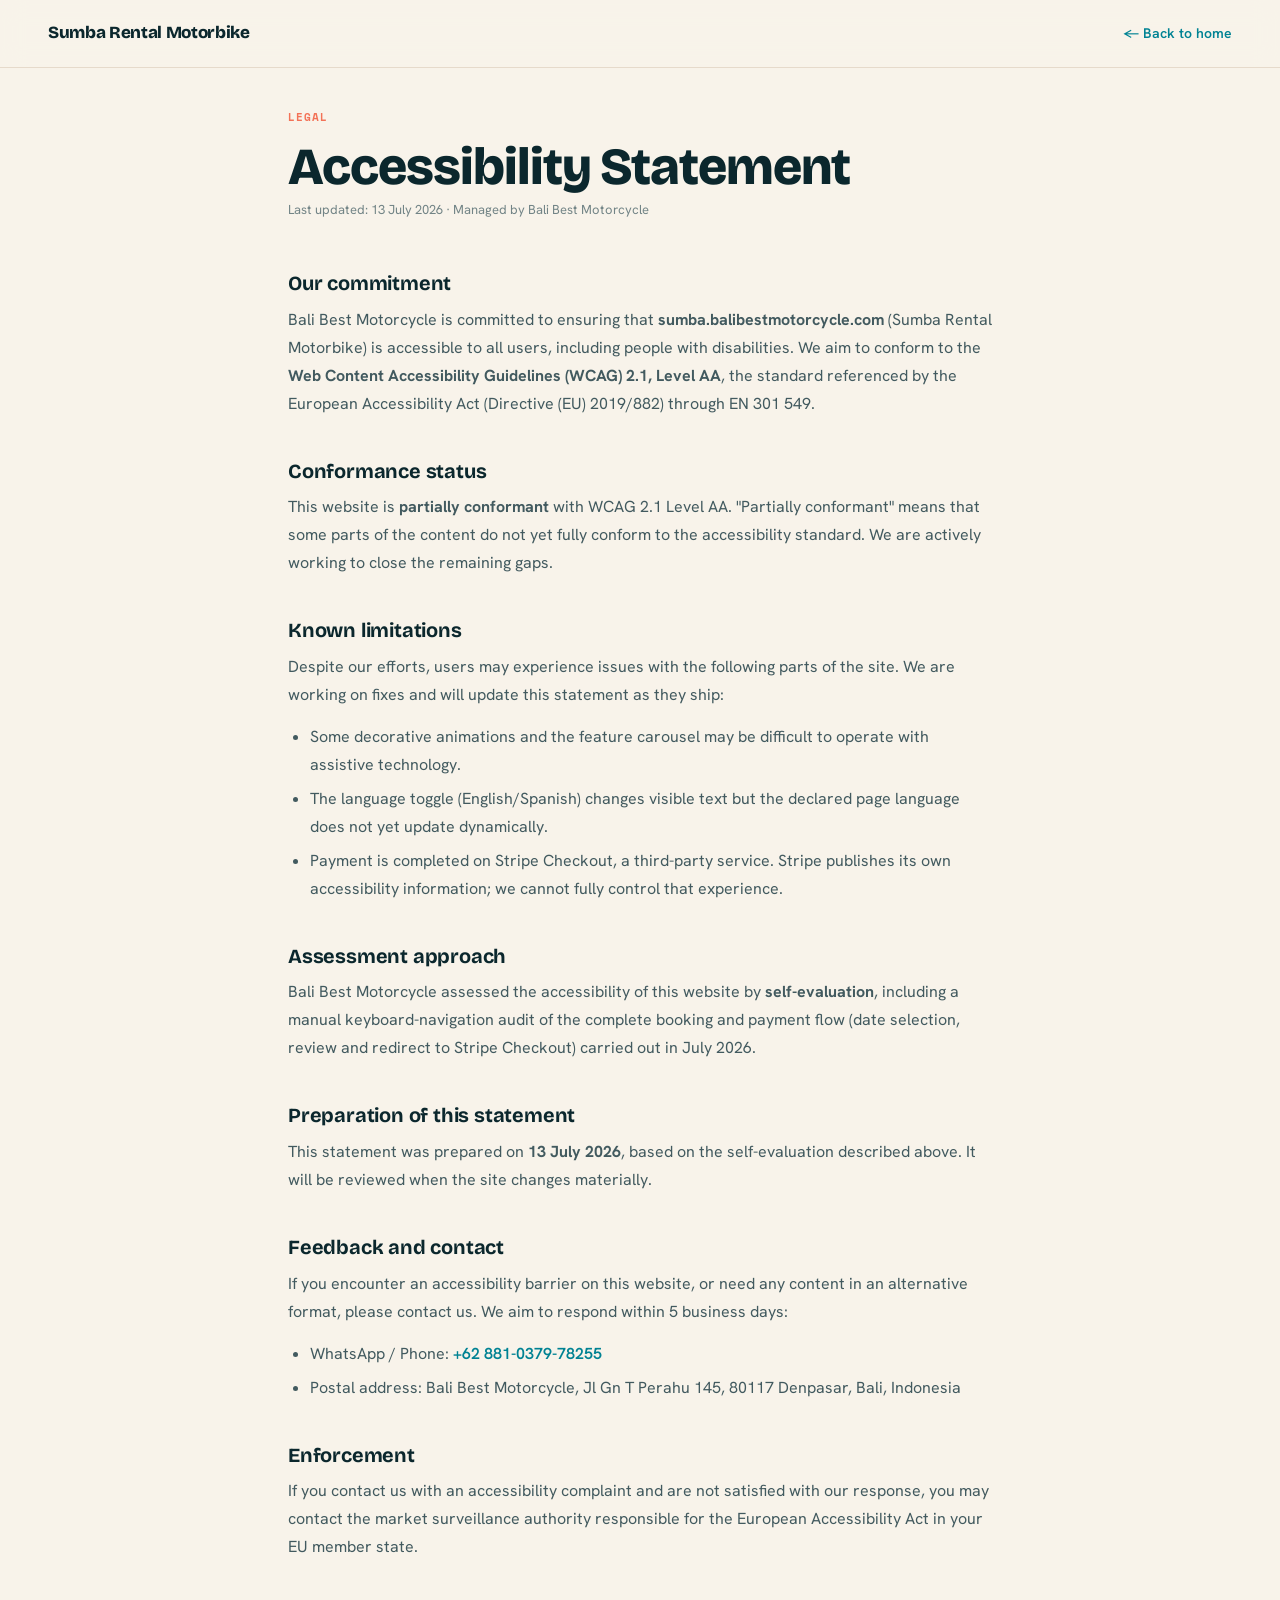
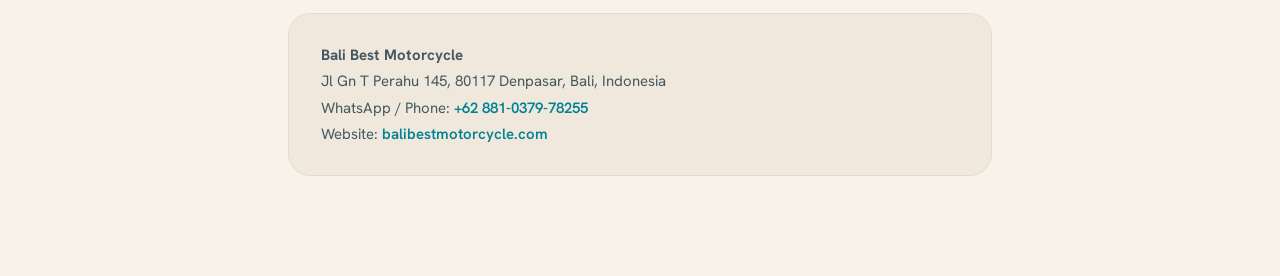
<file: accessibility.html>
<!DOCTYPE html>
<html lang="en">
<head>
<!-- Google tag (gtag.js) -->
<script async src="https://www.googletagmanager.com/gtag/js?id=AW-18215532149"></script>
<script>
  window.dataLayer = window.dataLayer || [];
  function gtag(){dataLayer.push(arguments);}
  gtag('js', new Date());
  gtag('config', 'AW-18215532149');
</script>
<meta charset="UTF-8" />
<meta name="viewport" content="width=device-width, initial-scale=1.0" />
<title>Accessibility Statement — Sumba Rental Motorbike</title>
<meta name="description" content="Accessibility statement for sumba.balibestmotorcycle.com — our commitment to WCAG 2.1 AA and the European Accessibility Act." />
<link rel="canonical" href="https://sumba.balibestmotorcycle.com/accessibility" />
<meta name="robots" content="index,follow" />
<link rel="preconnect" href="https://fonts.googleapis.com" />
<link rel="preconnect" href="https://fonts.gstatic.com" crossorigin />
<link href="https://fonts.googleapis.com/css2?family=Bricolage+Grotesque:opsz,wght@12..96,700;12..96,800&family=Hanken+Grotesk:wght@400;500;600;700&display=swap" rel="stylesheet" />
<link rel="stylesheet" href="styles.css" />
<style>
  .legal-nav { position: fixed; top: 0; left: 0; right: 0; z-index: 50; height: 68px; display: flex; align-items: center; background: color-mix(in oklch, var(--sand) 92%, transparent); backdrop-filter: blur(12px); border-bottom: 1px solid var(--sand-3); }
  .legal-nav .wrap { display: flex; align-items: center; justify-content: space-between; }
  .legal-nav .brand { font-family: var(--font-display); font-weight: 800; font-size: 17px; letter-spacing: -0.02em; color: var(--ink); text-decoration: none; }
  .legal-nav .back { font-size: 14px; font-weight: 600; color: var(--ocean-deep); text-decoration: none; display: flex; align-items: center; gap: 6px; }
  .legal-body { max-width: 760px; margin: 0 auto; padding: 108px 28px 100px; }
  .legal-body .kicker { font-family: var(--font-mono); font-size: 11px; letter-spacing: 0.1em; text-transform: uppercase; color: var(--coral); font-weight: 700; }
  .legal-body h1 { font-family: var(--font-display); font-size: clamp(32px, 5vw, 52px); font-weight: 800; letter-spacing: -0.02em; margin: 12px 0 6px; color: var(--ink); line-height: 1; }
  .legal-body .updated { font-size: 13px; color: var(--ink-faint); margin-bottom: 52px; }
  .legal-body h2 { font-family: var(--font-display); font-size: 20px; font-weight: 700; color: var(--ink); margin: 44px 0 12px; letter-spacing: -0.01em; }
  .legal-body p { font-size: 16px; line-height: 1.75; color: var(--ink-soft); margin: 0 0 14px; }
  .legal-body ul { padding-left: 22px; margin: 0 0 14px; }
  .legal-body ul li { font-size: 16px; line-height: 1.75; color: var(--ink-soft); margin-bottom: 6px; }
  .legal-body a { color: var(--ocean-deep); font-weight: 600; }
  .legal-body .contact-box { margin-top: 52px; padding: 28px 32px; background: var(--sand-2); border-radius: var(--r-lg); border: 1px solid var(--sand-3); }
  .legal-body .contact-box p { margin: 0; font-size: 15px; }
  @media (max-width: 560px) { .legal-body { padding: 96px 18px 80px; } }
</style>
</head>
<body>
<nav class="legal-nav">
  <div class="wrap">
    <a href="/" class="brand">Sumba Rental Motorbike</a>
    <a href="/" class="back">← Back to home</a>
  </div>
</nav>

<main class="legal-body">
  <p class="kicker">Legal</p>
  <h1>Accessibility Statement</h1>
  <p class="updated">Last updated: 13 July 2026 · Managed by Bali Best Motorcycle</p>

  <h2>Our commitment</h2>
  <p>Bali Best Motorcycle is committed to ensuring that <strong>sumba.balibestmotorcycle.com</strong> (Sumba Rental Motorbike) is accessible to all users, including people with disabilities. We aim to conform to the <strong>Web Content Accessibility Guidelines (WCAG) 2.1, Level AA</strong>, the standard referenced by the European Accessibility Act (Directive (EU) 2019/882) through EN&nbsp;301&nbsp;549.</p>

  <h2>Conformance status</h2>
  <p>This website is <strong>partially conformant</strong> with WCAG 2.1 Level AA. "Partially conformant" means that some parts of the content do not yet fully conform to the accessibility standard. We are actively working to close the remaining gaps.</p>

  <h2>Known limitations</h2>
  <p>Despite our efforts, users may experience issues with the following parts of the site. We are working on fixes and will update this statement as they ship:</p>
  <ul>
    <li>Some decorative animations and the feature carousel may be difficult to operate with assistive technology.</li>
    <li>The language toggle (English/Spanish) changes visible text but the declared page language does not yet update dynamically.</li>
    <li>Payment is completed on Stripe Checkout, a third-party service. Stripe publishes its own accessibility information; we cannot fully control that experience.</li>
  </ul>

  <h2>Assessment approach</h2>
  <p>Bali Best Motorcycle assessed the accessibility of this website by <strong>self-evaluation</strong>, including a manual keyboard-navigation audit of the complete booking and payment flow (date selection, review and redirect to Stripe Checkout) carried out in July 2026.</p>

  <h2>Preparation of this statement</h2>
  <p>This statement was prepared on <strong>13 July 2026</strong>, based on the self-evaluation described above. It will be reviewed when the site changes materially.</p>

  <h2>Feedback and contact</h2>
  <p>If you encounter an accessibility barrier on this website, or need any content in an alternative format, please contact us. We aim to respond within 5 business days:</p>
  <ul>
    <li>WhatsApp / Phone: <a href="https://wa.me/62881037978255">+62 881-0379-78255</a></li>
    <li>Postal address: Bali Best Motorcycle, Jl Gn T Perahu 145, 80117 Denpasar, Bali, Indonesia</li>
  </ul>

  <h2>Enforcement</h2>
  <p>If you contact us with an accessibility complaint and are not satisfied with our response, you may contact the market surveillance authority responsible for the European Accessibility Act in your EU member state.</p>

  <div class="contact-box">
    <p><strong>Bali Best Motorcycle</strong><br />
    Jl Gn T Perahu 145, 80117 Denpasar, Bali, Indonesia<br />
    WhatsApp / Phone: <a href="https://wa.me/62881037978255">+62 881-0379-78255</a><br />
    Website: <a href="https://balibestmotorcycle.com" target="_blank" rel="noopener">balibestmotorcycle.com</a></p>
  </div>
</main>
</body>
</html>
</file>
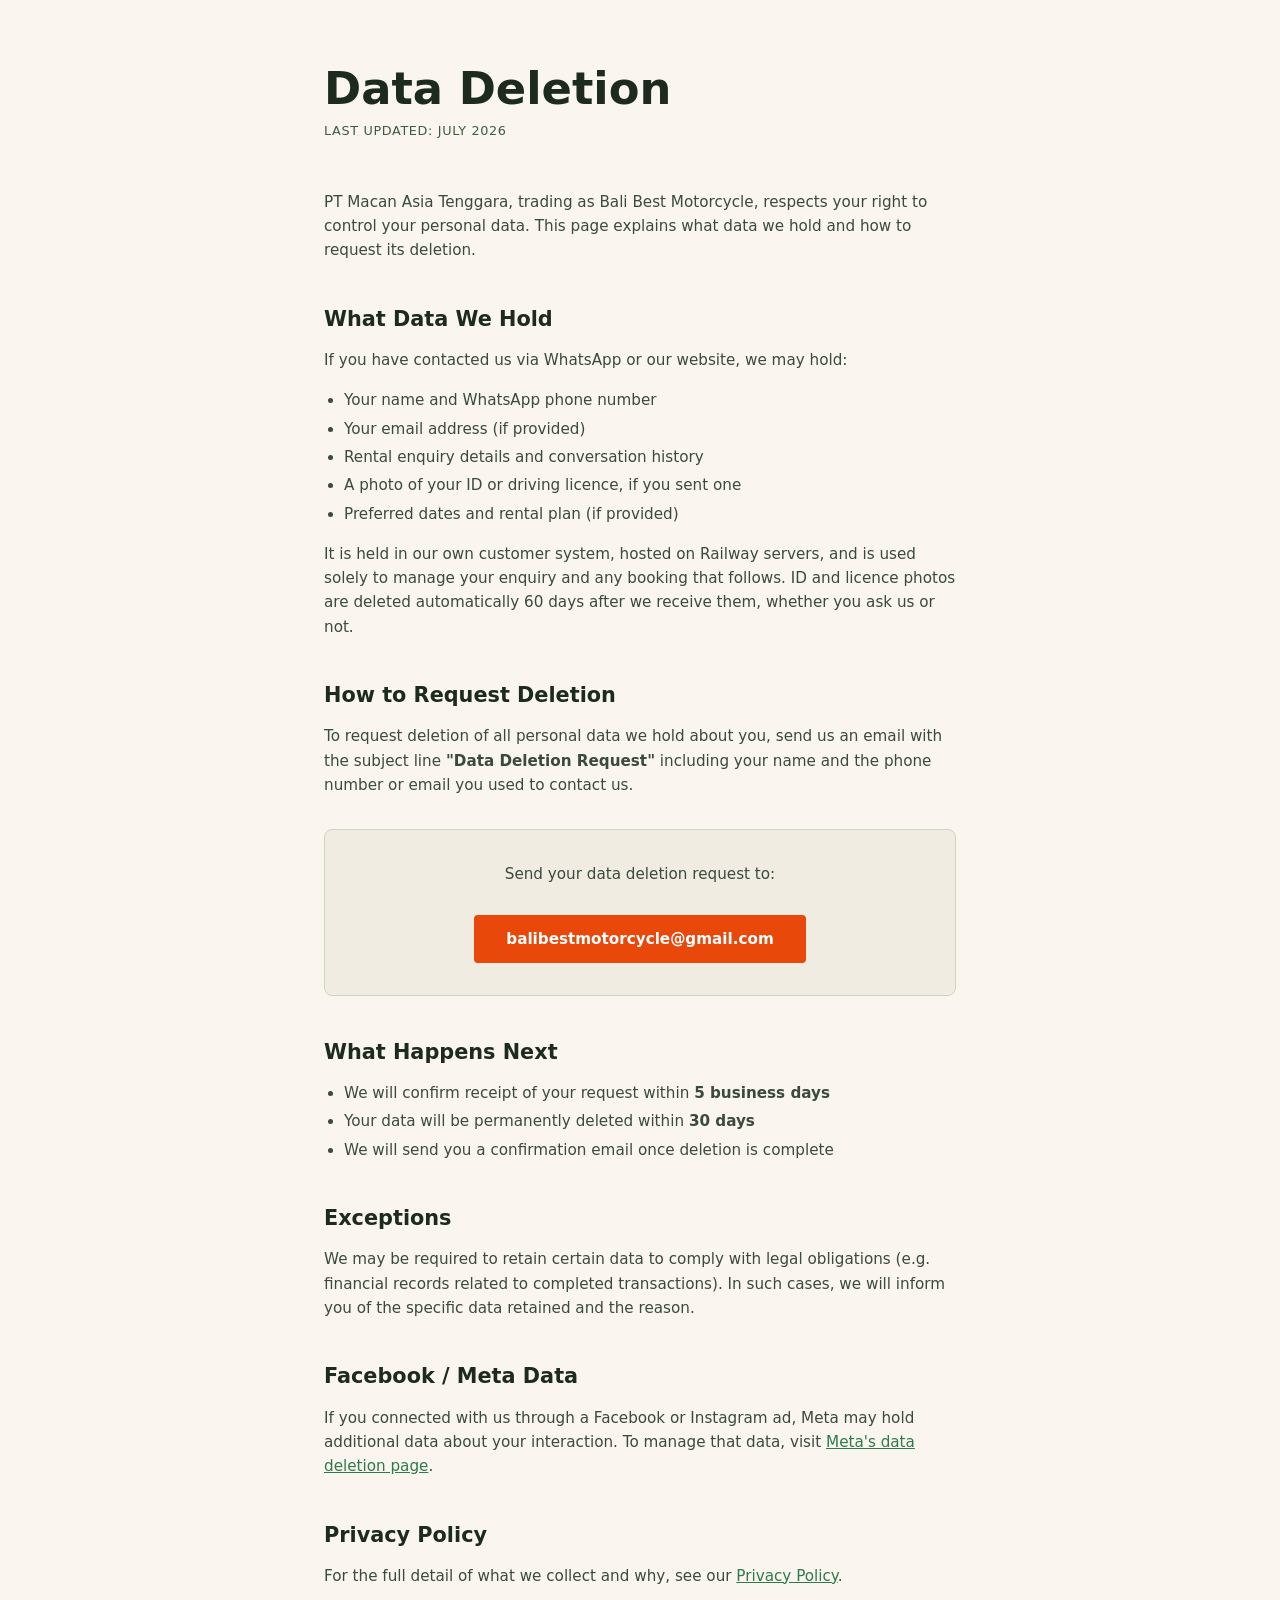
<file: bbm-data-deletion.html>
<!DOCTYPE html>
<html lang="en">
<head>
<meta charset="UTF-8">
<meta name="viewport" content="width=device-width, initial-scale=1.0">
<title>Data Deletion — Bali Best Motorcycle</title>
<meta name="description" content="How to request deletion of your personal data from Bali Best Motorcycle.">
<!-- Ver la nota de bbm-privacy-policy.html: pagina de BBM alojada aqui porque su dominio
     sigue en 404 y la app de Meta no pasa a Live sin estas dos URLs.
     Original para el dominio del cliente: proyectos/BaliBest/data-deletion.html -->
<meta name="robots" content="noindex,follow">
<link rel="canonical" href="https://sumba.balibestmotorcycle.com/bbm-data-deletion">
<style>
*,*::before,*::after{box-sizing:border-box;margin:0;padding:0}
body{background:#faf6ef;color:#1c2b1e;font-family:system-ui,-apple-system,"Segoe UI",sans-serif;line-height:1.6}
main{max-width:760px;margin:0 auto;padding:4rem 5% 6rem}
h1{font-size:clamp(2rem,5vw,2.8rem);margin-bottom:.5rem;line-height:1.1}
.updated{font-size:.8rem;color:#3d5c42;margin-bottom:3rem;letter-spacing:.05em;text-transform:uppercase}
h2{font-size:1.3rem;margin:2.5rem 0 .75rem}
p{font-size:.95rem;margin-bottom:1rem;color:#3a4a3c}
ul{margin:.5rem 0 1rem 1.25rem}
ul li{font-size:.95rem;margin-bottom:.25rem;color:#3a4a3c}
a{color:#2d7a4a}
.cta-block{background:#f0ece2;border:1px solid #c8d9c0;border-radius:8px;padding:2rem;margin:2rem 0;text-align:center}
.cta-block a{display:inline-block;background:#e8490a;color:#fff;text-decoration:none;padding:.75rem 2rem;border-radius:4px;font-weight:600;font-size:.95rem;margin-top:.75rem}
</style>
</head>
<body>
<main>
  <h1>Data Deletion</h1>
  <p class="updated">Last updated: July 2026</p>

  <p>PT Macan Asia Tenggara, trading as Bali Best Motorcycle, respects your right to control your personal data. This page explains what data we hold and how to request its deletion.</p>

  <h2>What Data We Hold</h2>
  <p>If you have contacted us via WhatsApp or our website, we may hold:</p>
  <ul>
    <li>Your name and WhatsApp phone number</li>
    <li>Your email address (if provided)</li>
    <li>Rental enquiry details and conversation history</li>
    <li>A photo of your ID or driving licence, if you sent one</li>
    <li>Preferred dates and rental plan (if provided)</li>
  </ul>
  <p>It is held in our own customer system, hosted on Railway servers, and is used solely to manage your enquiry and any booking that follows. ID and licence photos are deleted automatically 60 days after we receive them, whether you ask us or not.</p>

  <h2>How to Request Deletion</h2>
  <p>To request deletion of all personal data we hold about you, send us an email with the subject line <strong>"Data Deletion Request"</strong> including your name and the phone number or email you used to contact us.</p>

  <div class="cta-block">
    <p>Send your data deletion request to:</p>
    <a href="mailto:balibestmotorcycle@gmail.com?subject=Data Deletion Request">balibestmotorcycle@gmail.com</a>
  </div>

  <h2>What Happens Next</h2>
  <ul>
    <li>We will confirm receipt of your request within <strong>5 business days</strong></li>
    <li>Your data will be permanently deleted within <strong>30 days</strong></li>
    <li>We will send you a confirmation email once deletion is complete</li>
  </ul>

  <h2>Exceptions</h2>
  <p>We may be required to retain certain data to comply with legal obligations (e.g. financial records related to completed transactions). In such cases, we will inform you of the specific data retained and the reason.</p>

  <h2>Facebook / Meta Data</h2>
  <p>If you connected with us through a Facebook or Instagram ad, Meta may hold additional data about your interaction. To manage that data, visit <a href="https://www.facebook.com/help/contact/540977946302970" target="_blank" rel="noopener noreferrer">Meta's data deletion page</a>.</p>

  <h2>Privacy Policy</h2>
  <p>For the full detail of what we collect and why, see our <a href="/bbm-privacy-policy">Privacy Policy</a>.</p>
</main>
</body>
</html>
</file>
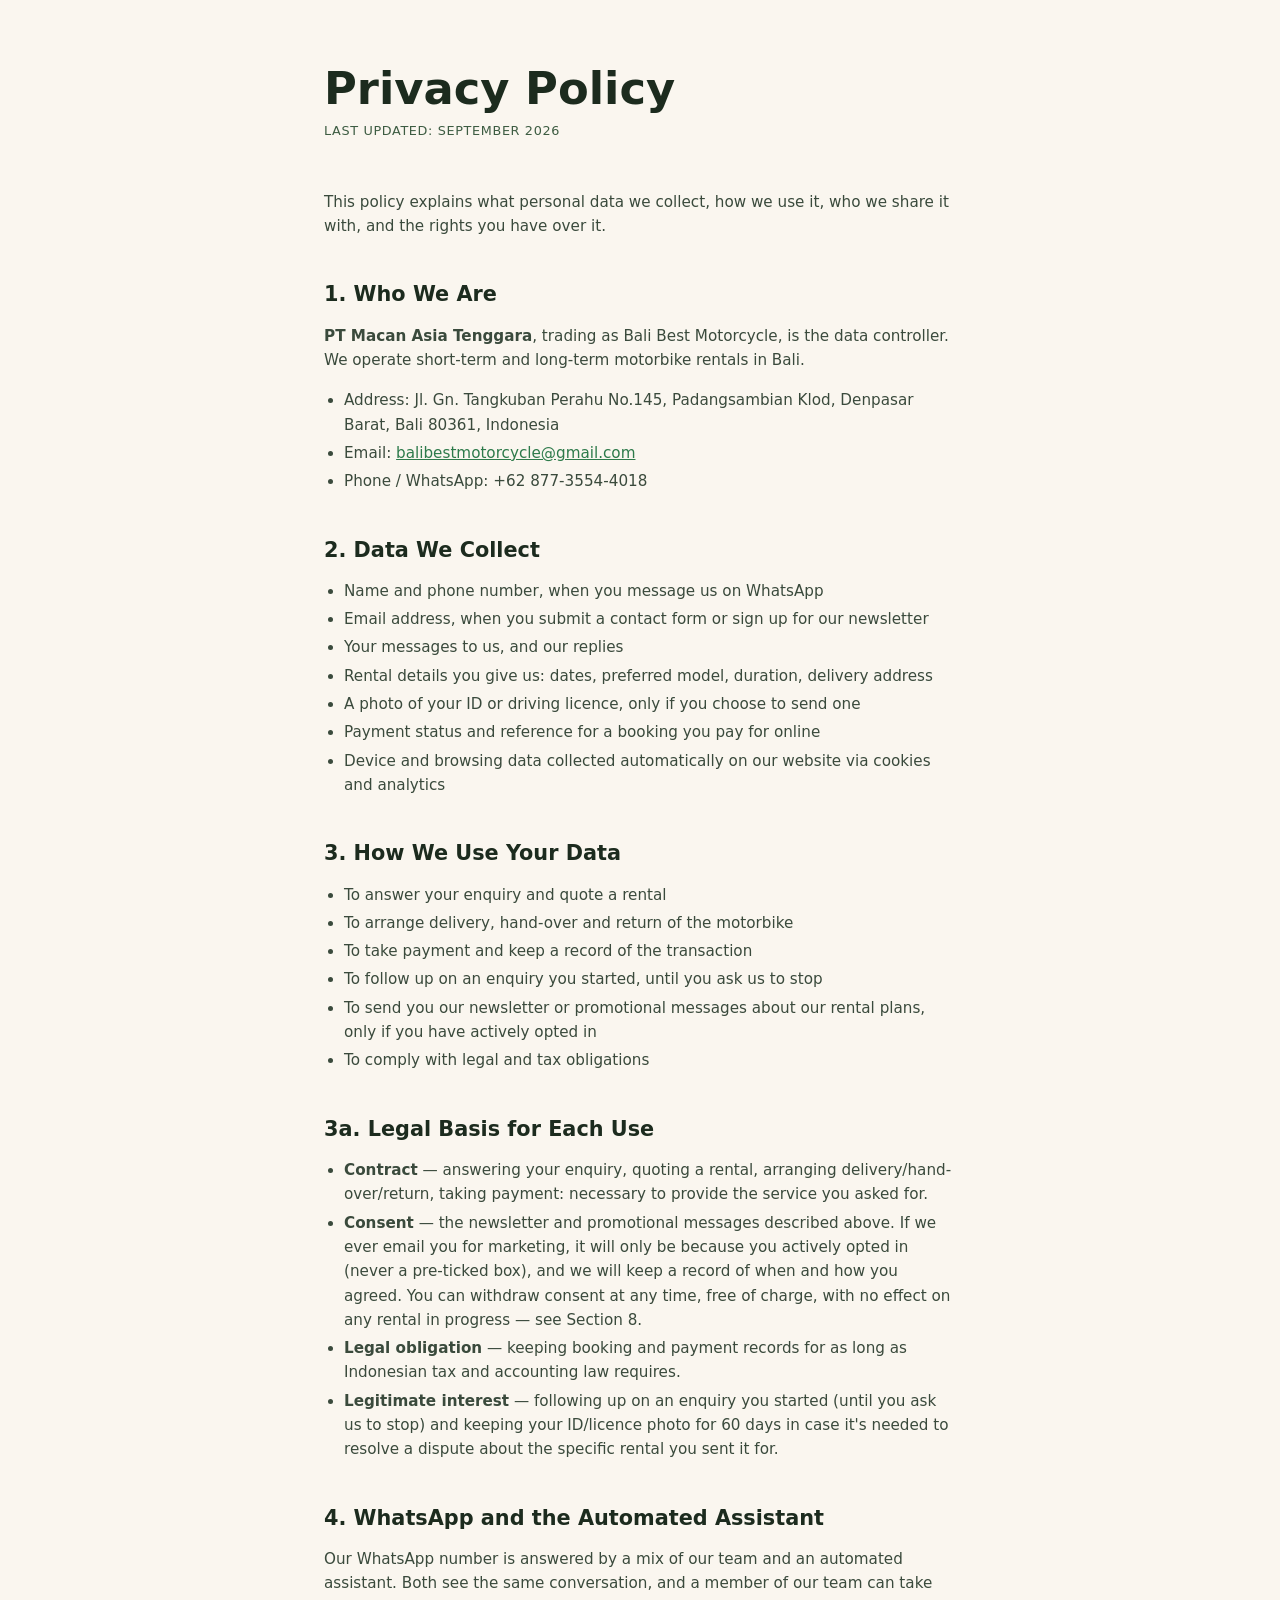
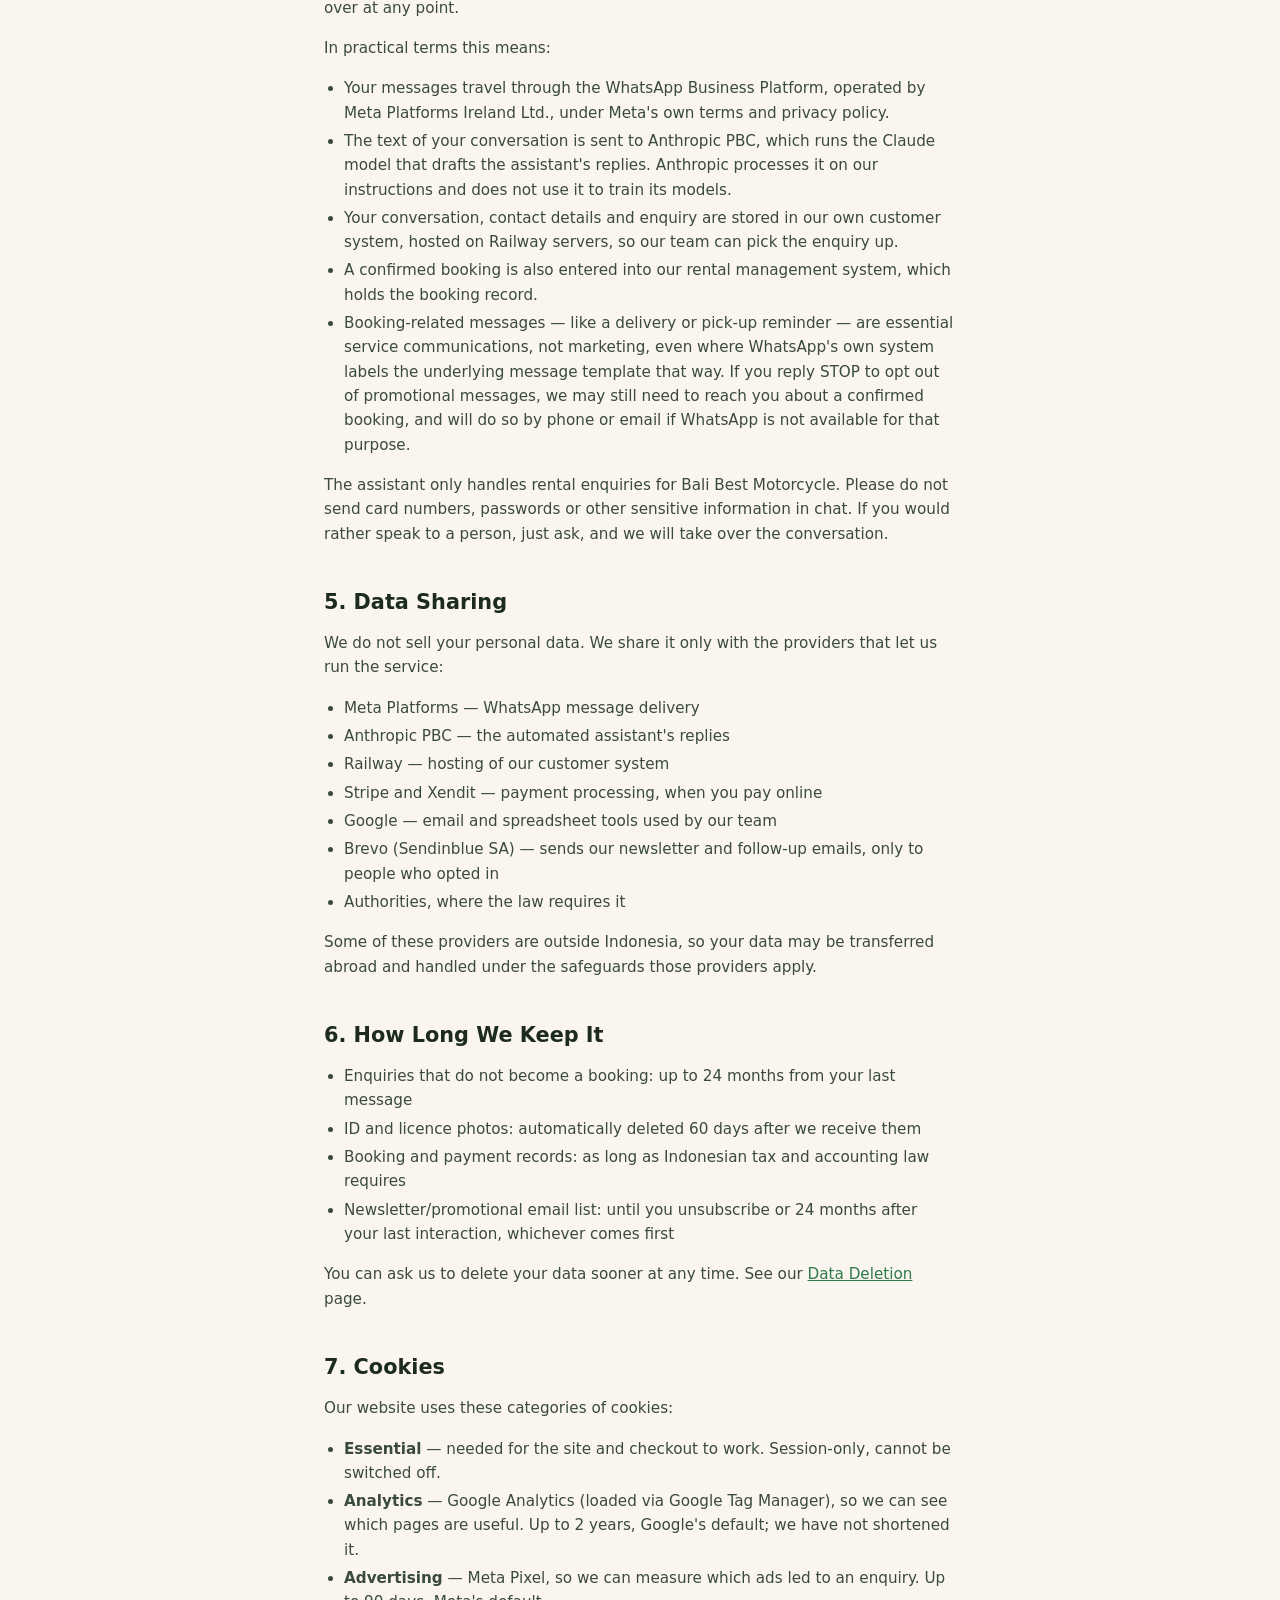
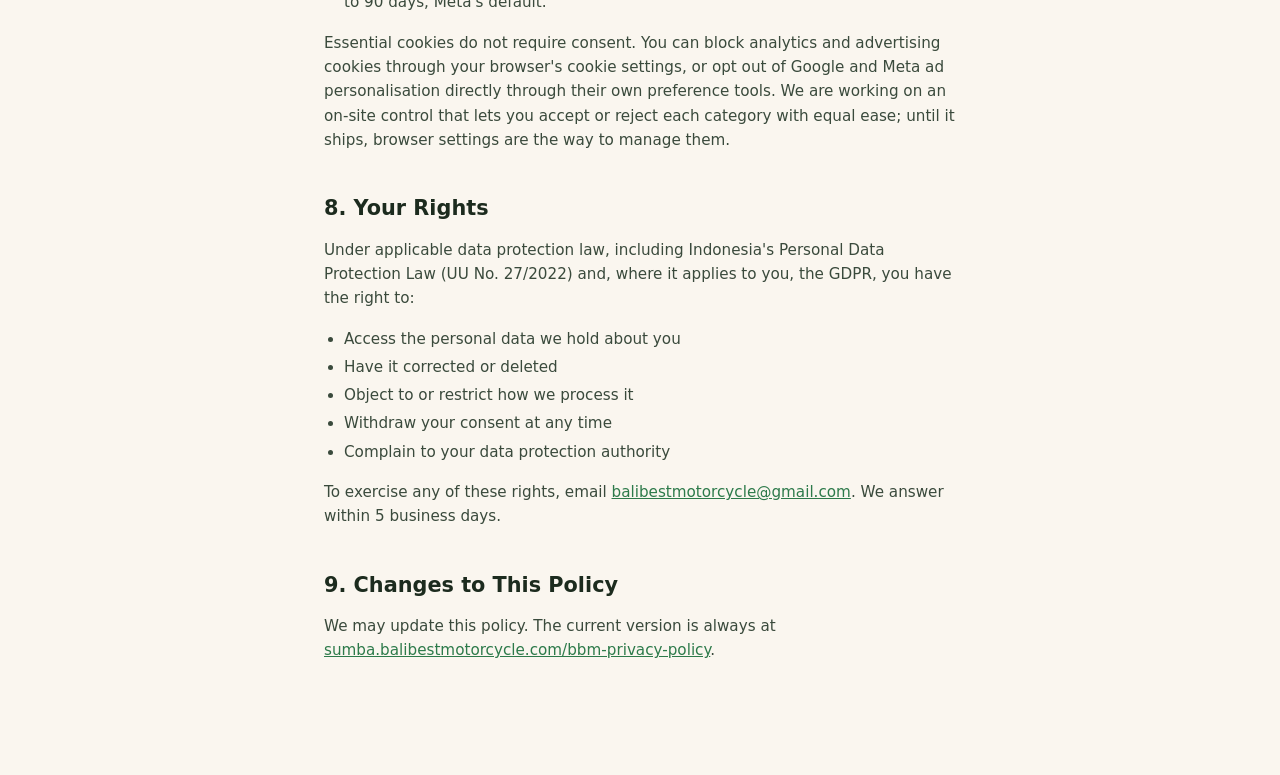
<file: bbm-privacy-policy.html>
<!DOCTYPE html>
<html lang="en">
<head>
<meta charset="UTF-8">
<meta name="viewport" content="width=device-width, initial-scale=1.0">
<title>Privacy Policy — Bali Best Motorcycle</title>
<meta name="description" content="Privacy Policy for Bali Best Motorcycle. How we collect, use and protect your personal data.">
<!-- Pagina legal de Bali Best Motorcycle alojada en el subdominio que SI desplegamos.
     Motivo: la app de Meta "BBM Chatbot" no pasa a Live sin una privacy URL que resuelva,
     y balibestmotorcycle.com/privacy-policy sigue en 404 (lo publica el equipo web del cliente).
     Precedente propio: la app B2K Bot, que esta LIVE, usa privacy en este mismo dominio.
     noindex a proposito: es de BBM, no de Sumba Rental — no debe indexarse aqui.
     Original para el dominio del cliente: proyectos/BaliBest/privacy-policy.html -->
<meta name="robots" content="noindex,follow">
<link rel="canonical" href="https://sumba.balibestmotorcycle.com/bbm-privacy-policy">
<style>
*,*::before,*::after{box-sizing:border-box;margin:0;padding:0}
body{background:#faf6ef;color:#1c2b1e;font-family:system-ui,-apple-system,"Segoe UI",sans-serif;line-height:1.6}
main{max-width:760px;margin:0 auto;padding:4rem 5% 6rem}
h1{font-size:clamp(2rem,5vw,2.8rem);margin-bottom:.5rem;line-height:1.1}
.updated{font-size:.8rem;color:#3d5c42;margin-bottom:3rem;letter-spacing:.05em;text-transform:uppercase}
h2{font-size:1.3rem;margin:2.5rem 0 .75rem}
p{font-size:.95rem;margin-bottom:1rem;color:#3a4a3c}
ul{margin:.5rem 0 1rem 1.25rem}
ul li{font-size:.95rem;margin-bottom:.25rem;color:#3a4a3c}
a{color:#2d7a4a}
</style>
</head>
<body>
<main>
  <h1>Privacy Policy</h1>
  <p class="updated">Last updated: September 2026</p>

  <p>This policy explains what personal data we collect, how we use it, who we share it with, and the rights you have over it.</p>

  <h2>1. Who We Are</h2>
  <p><strong>PT Macan Asia Tenggara</strong>, trading as Bali Best Motorcycle, is the data controller. We operate short-term and long-term motorbike rentals in Bali.</p>
  <ul>
    <li>Address: Jl. Gn. Tangkuban Perahu No.145, Padangsambian Klod, Denpasar Barat, Bali 80361, Indonesia</li>
    <li>Email: <a href="mailto:balibestmotorcycle@gmail.com">balibestmotorcycle@gmail.com</a></li>
    <li>Phone / WhatsApp: +62 877-3554-4018</li>
  </ul>

  <h2>2. Data We Collect</h2>
  <ul>
    <li>Name and phone number, when you message us on WhatsApp</li>
    <li>Email address, when you submit a contact form or sign up for our newsletter</li>
    <li>Your messages to us, and our replies</li>
    <li>Rental details you give us: dates, preferred model, duration, delivery address</li>
    <li>A photo of your ID or driving licence, only if you choose to send one</li>
    <li>Payment status and reference for a booking you pay for online</li>
    <li>Device and browsing data collected automatically on our website via cookies and analytics</li>
  </ul>

  <h2>3. How We Use Your Data</h2>
  <ul>
    <li>To answer your enquiry and quote a rental</li>
    <li>To arrange delivery, hand-over and return of the motorbike</li>
    <li>To take payment and keep a record of the transaction</li>
    <li>To follow up on an enquiry you started, until you ask us to stop</li>
    <li>To send you our newsletter or promotional messages about our rental plans, only if you have actively opted in</li>
    <li>To comply with legal and tax obligations</li>
  </ul>

  <h2>3a. Legal Basis for Each Use</h2>
  <ul>
    <li><strong>Contract</strong> — answering your enquiry, quoting a rental, arranging delivery/hand-over/return, taking payment: necessary to provide the service you asked for.</li>
    <li><strong>Consent</strong> — the newsletter and promotional messages described above. If we ever email you for marketing, it will only be because you actively opted in (never a pre-ticked box), and we will keep a record of when and how you agreed. You can withdraw consent at any time, free of charge, with no effect on any rental in progress — see Section 8.</li>
    <li><strong>Legal obligation</strong> — keeping booking and payment records for as long as Indonesian tax and accounting law requires.</li>
    <li><strong>Legitimate interest</strong> — following up on an enquiry you started (until you ask us to stop) and keeping your ID/licence photo for 60 days in case it's needed to resolve a dispute about the specific rental you sent it for.</li>
  </ul>

  <h2>4. WhatsApp and the Automated Assistant</h2>
  <p>Our WhatsApp number is answered by a mix of our team and an automated assistant. Both see the same conversation, and a member of our team can take over at any point.</p>
  <p>In practical terms this means:</p>
  <ul>
    <li>Your messages travel through the WhatsApp Business Platform, operated by Meta Platforms Ireland Ltd., under Meta's own terms and privacy policy.</li>
    <li>The text of your conversation is sent to Anthropic PBC, which runs the Claude model that drafts the assistant's replies. Anthropic processes it on our instructions and does not use it to train its models.</li>
    <li>Your conversation, contact details and enquiry are stored in our own customer system, hosted on Railway servers, so our team can pick the enquiry up.</li>
    <li>A confirmed booking is also entered into our rental management system, which holds the booking record.</li>
    <li>Booking-related messages — like a delivery or pick-up reminder — are essential service communications, not marketing, even where WhatsApp's own system labels the underlying message template that way. If you reply STOP to opt out of promotional messages, we may still need to reach you about a confirmed booking, and will do so by phone or email if WhatsApp is not available for that purpose.</li>
  </ul>
  <p>The assistant only handles rental enquiries for Bali Best Motorcycle. Please do not send card numbers, passwords or other sensitive information in chat. If you would rather speak to a person, just ask, and we will take over the conversation.</p>

  <h2>5. Data Sharing</h2>
  <p>We do not sell your personal data. We share it only with the providers that let us run the service:</p>
  <ul>
    <li>Meta Platforms — WhatsApp message delivery</li>
    <li>Anthropic PBC — the automated assistant's replies</li>
    <li>Railway — hosting of our customer system</li>
    <li>Stripe and Xendit — payment processing, when you pay online</li>
    <li>Google — email and spreadsheet tools used by our team</li>
    <li>Brevo (Sendinblue SA) — sends our newsletter and follow-up emails, only to people who opted in</li>
    <li>Authorities, where the law requires it</li>
  </ul>
  <p>Some of these providers are outside Indonesia, so your data may be transferred abroad and handled under the safeguards those providers apply.</p>

  <h2>6. How Long We Keep It</h2>
  <ul>
    <li>Enquiries that do not become a booking: up to 24 months from your last message</li>
    <li>ID and licence photos: automatically deleted 60 days after we receive them</li>
    <li>Booking and payment records: as long as Indonesian tax and accounting law requires</li>
    <li>Newsletter/promotional email list: until you unsubscribe or 24 months after your last interaction, whichever comes first</li>
  </ul>
  <p>You can ask us to delete your data sooner at any time. See our <a href="/bbm-data-deletion">Data Deletion</a> page.</p>

  <h2>7. Cookies</h2>
  <p>Our website uses these categories of cookies:</p>
  <ul>
    <li><strong>Essential</strong> — needed for the site and checkout to work. Session-only, cannot be switched off.</li>
    <li><strong>Analytics</strong> — Google Analytics (loaded via Google Tag Manager), so we can see which pages are useful. Up to 2 years, Google's default; we have not shortened it.</li>
    <li><strong>Advertising</strong> — Meta Pixel, so we can measure which ads led to an enquiry. Up to 90 days, Meta's default.</li>
  </ul>
  <p>Essential cookies do not require consent. You can block analytics and advertising cookies through your browser's cookie settings, or opt out of Google and Meta ad personalisation directly through their own preference tools. We are working on an on-site control that lets you accept or reject each category with equal ease; until it ships, browser settings are the way to manage them.</p>

  <h2>8. Your Rights</h2>
  <p>Under applicable data protection law, including Indonesia's Personal Data Protection Law (UU No. 27/2022) and, where it applies to you, the GDPR, you have the right to:</p>
  <ul>
    <li>Access the personal data we hold about you</li>
    <li>Have it corrected or deleted</li>
    <li>Object to or restrict how we process it</li>
    <li>Withdraw your consent at any time</li>
    <li>Complain to your data protection authority</li>
  </ul>
  <p>To exercise any of these rights, email <a href="mailto:balibestmotorcycle@gmail.com">balibestmotorcycle@gmail.com</a>. We answer within 5 business days.</p>

  <h2>9. Changes to This Policy</h2>
  <p>We may update this policy. The current version is always at <a href="https://sumba.balibestmotorcycle.com/bbm-privacy-policy">sumba.balibestmotorcycle.com/bbm-privacy-policy</a>.</p>
</main>
</body>
</html>
</file>
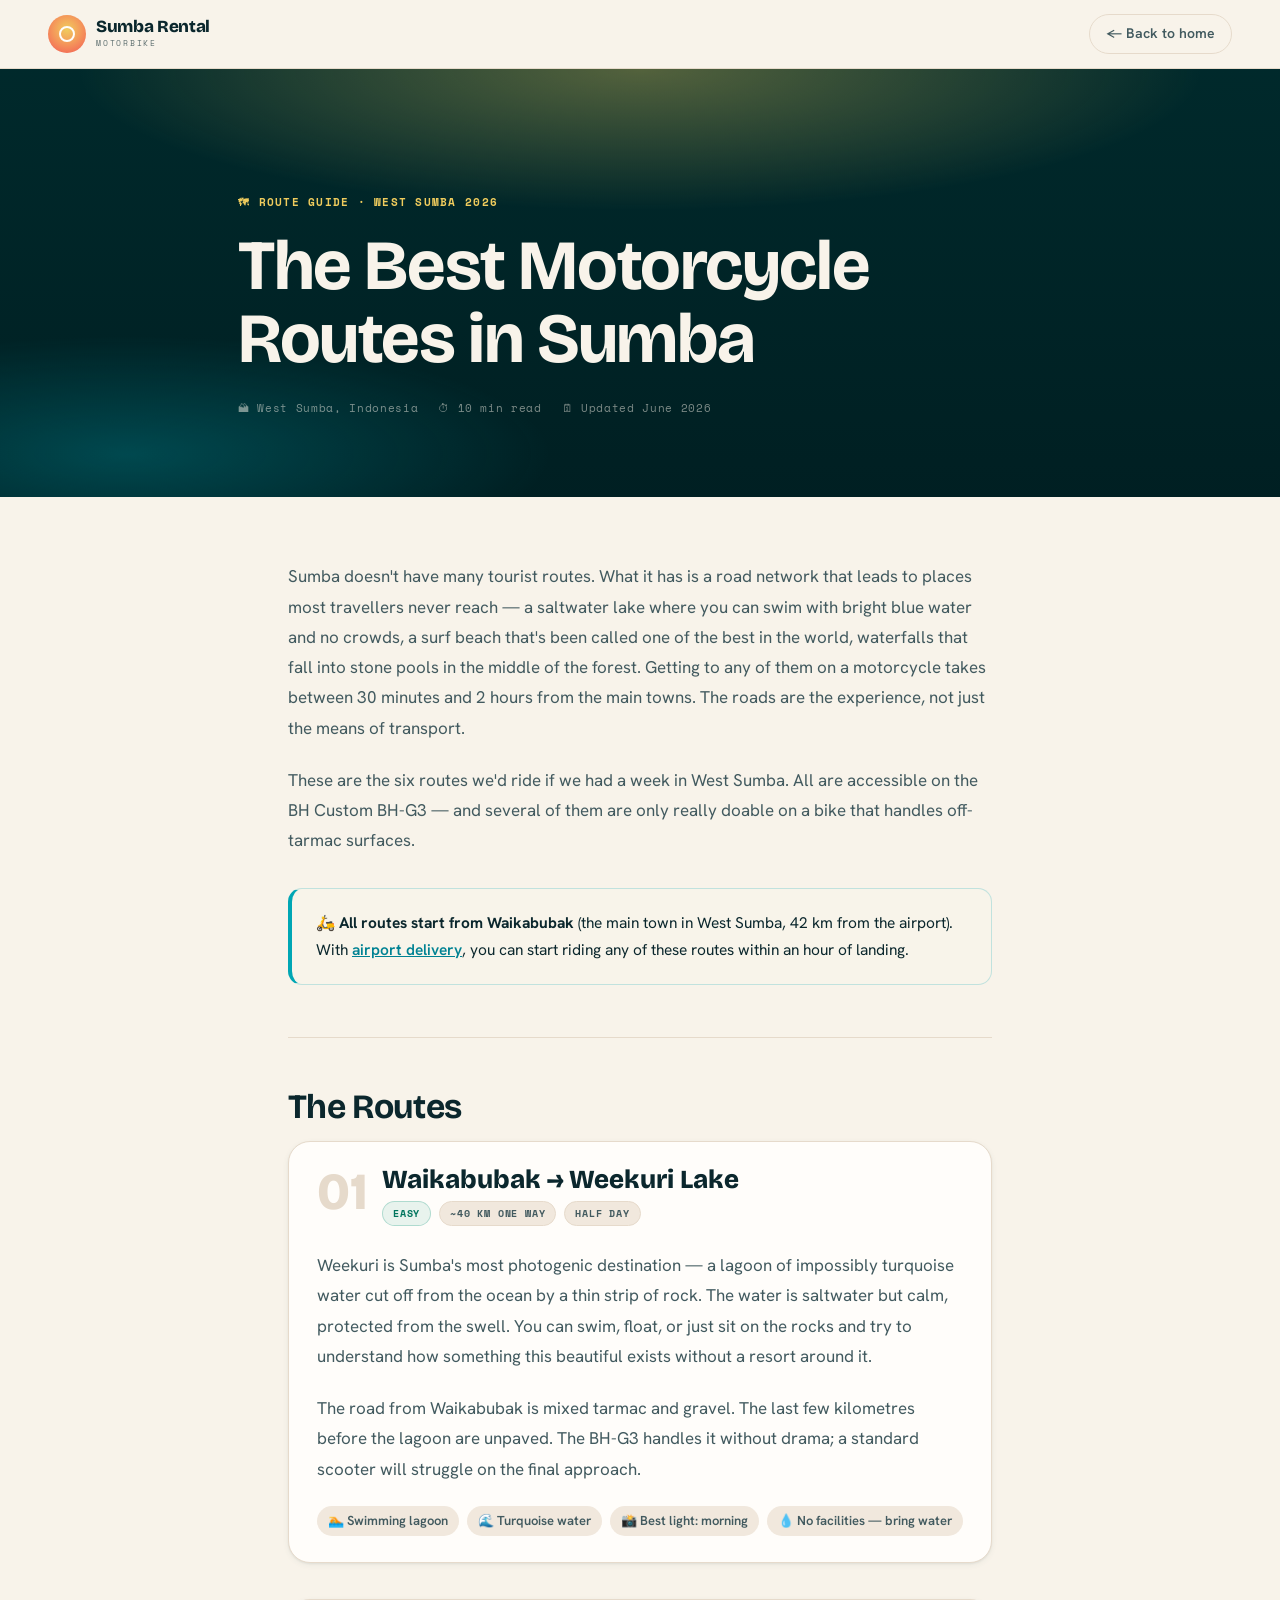
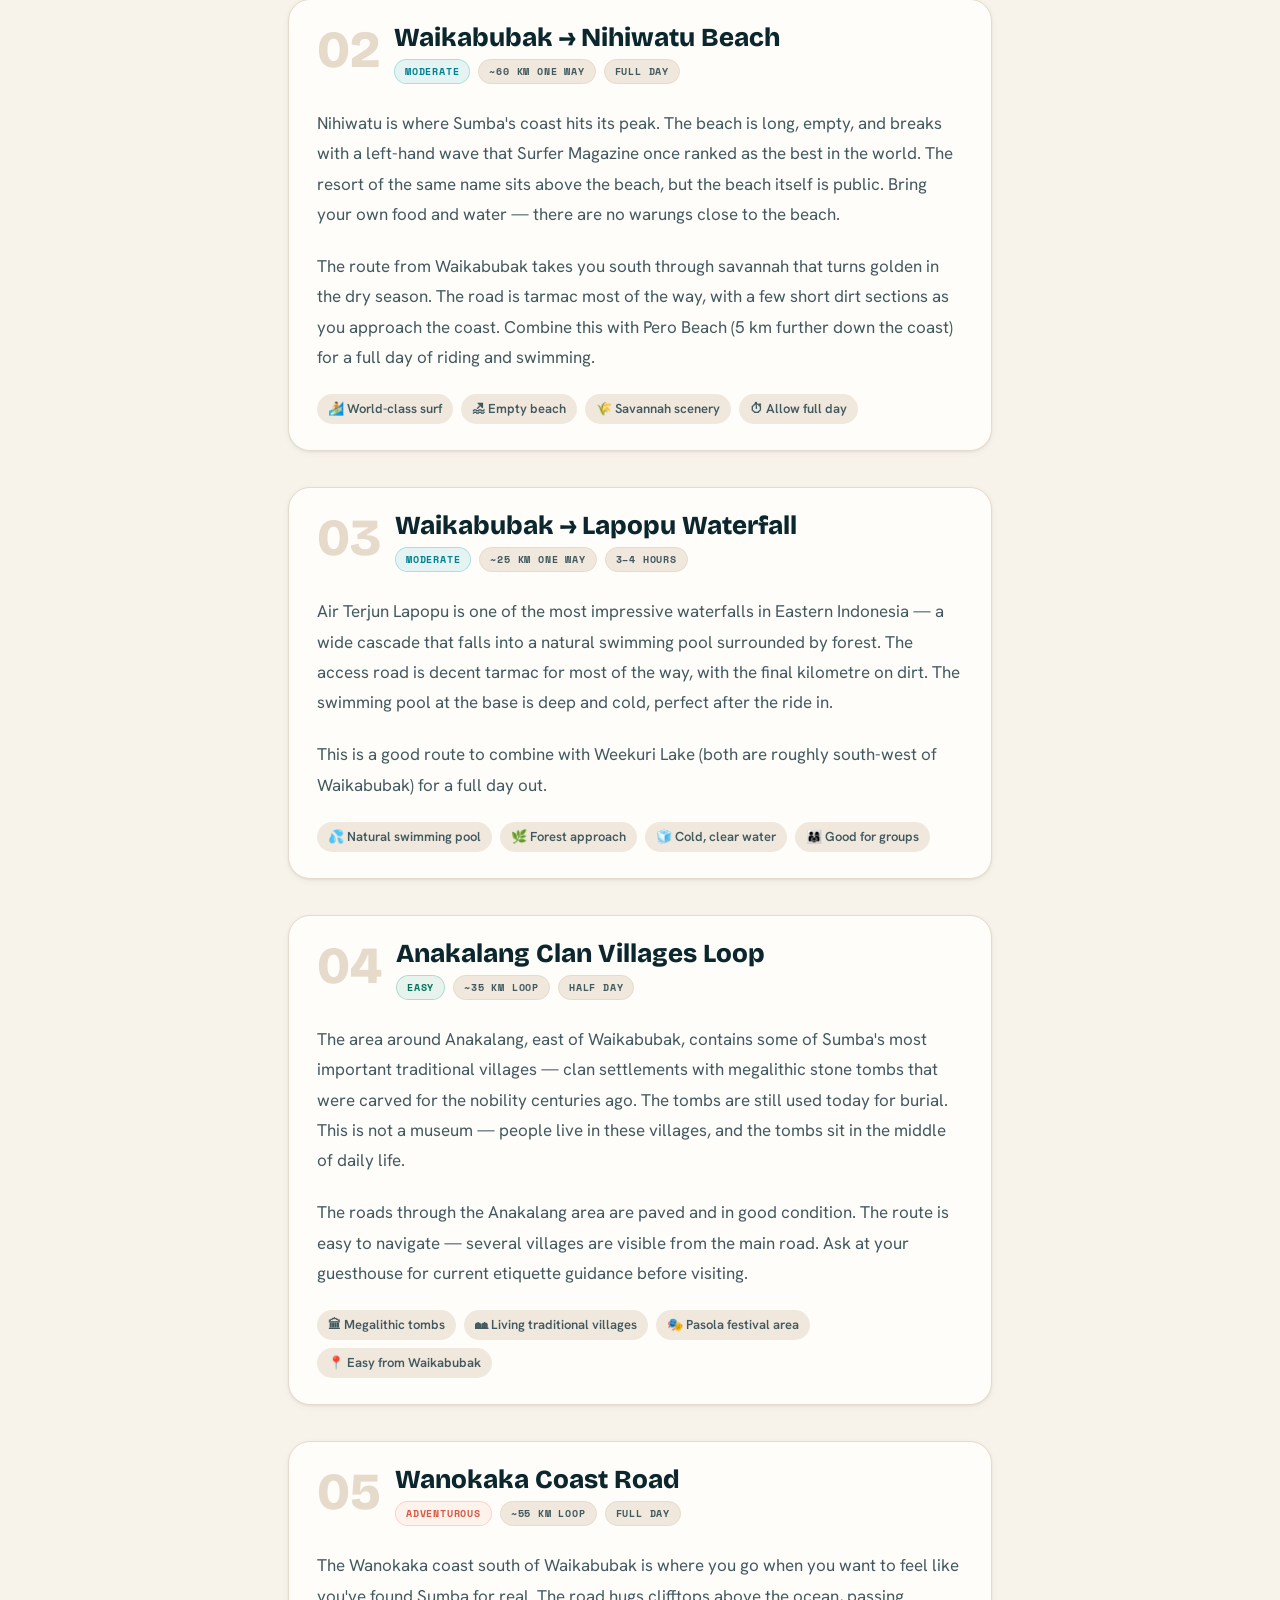
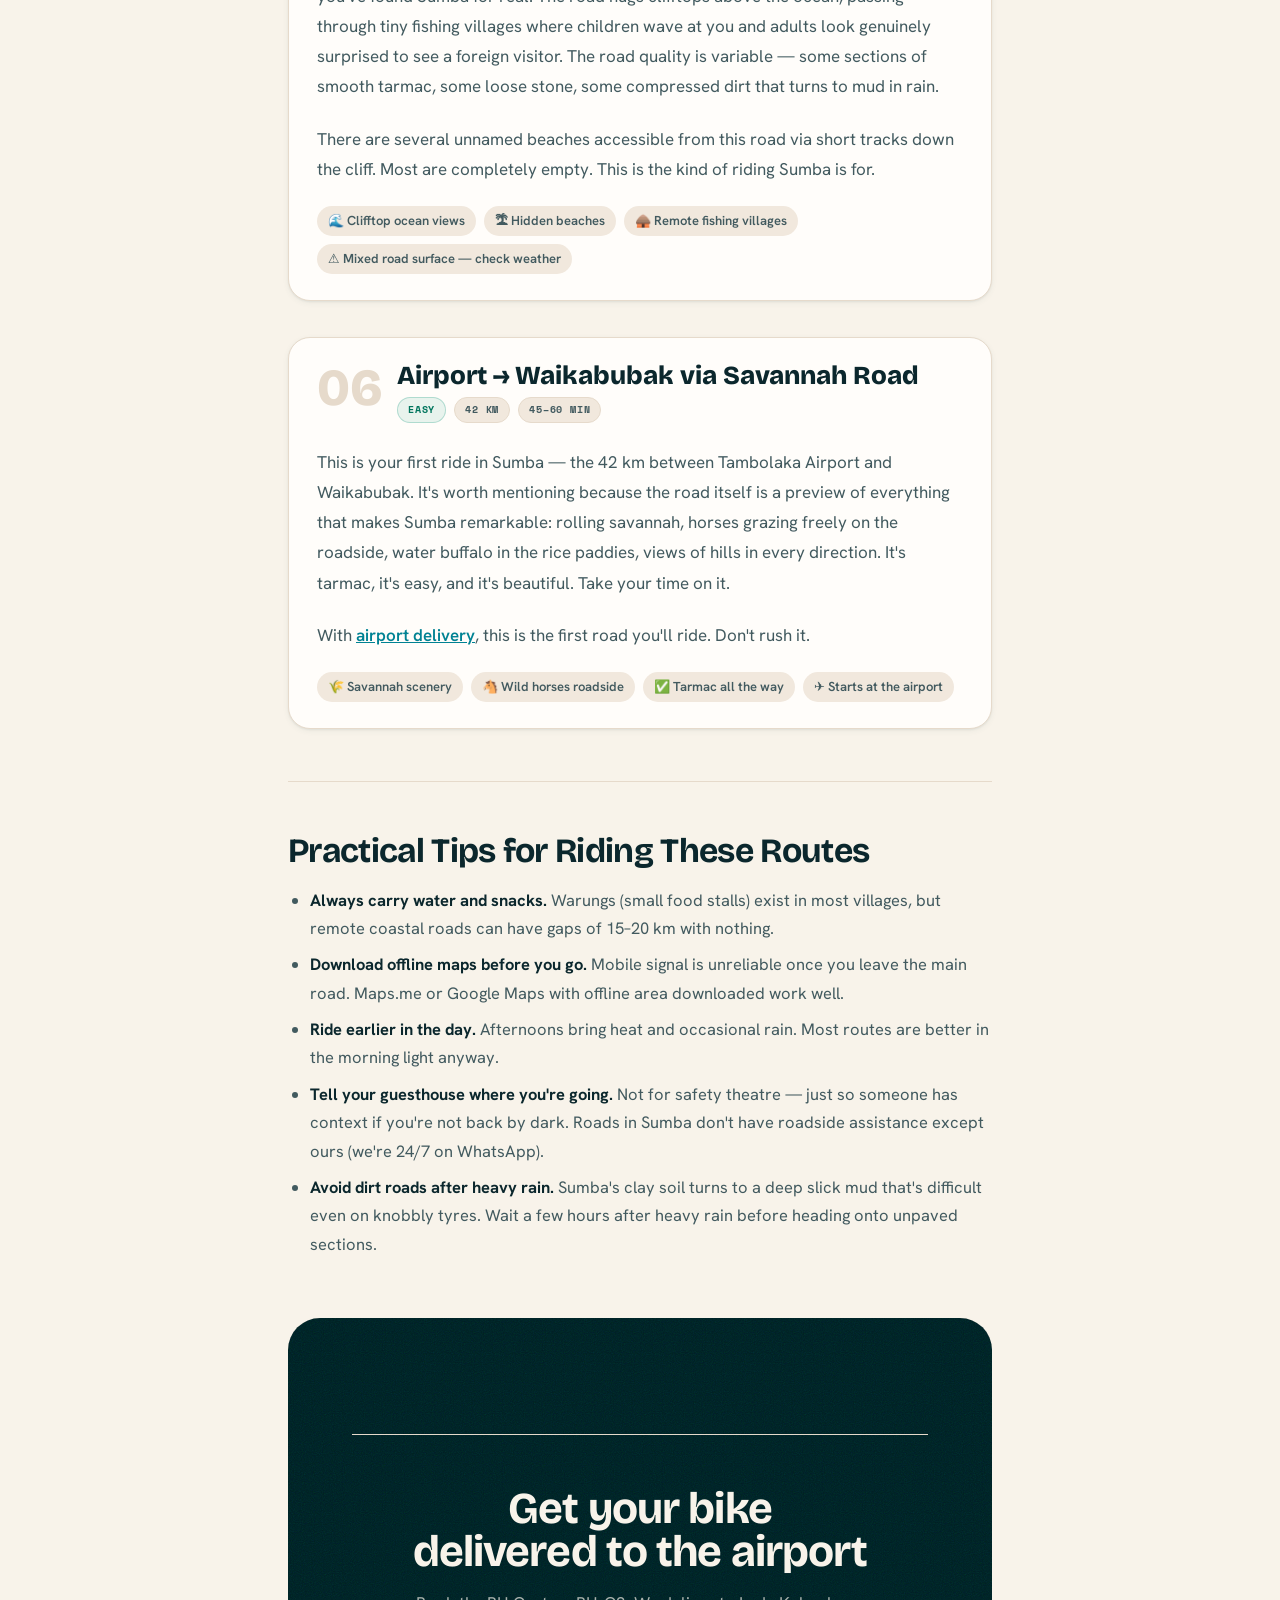
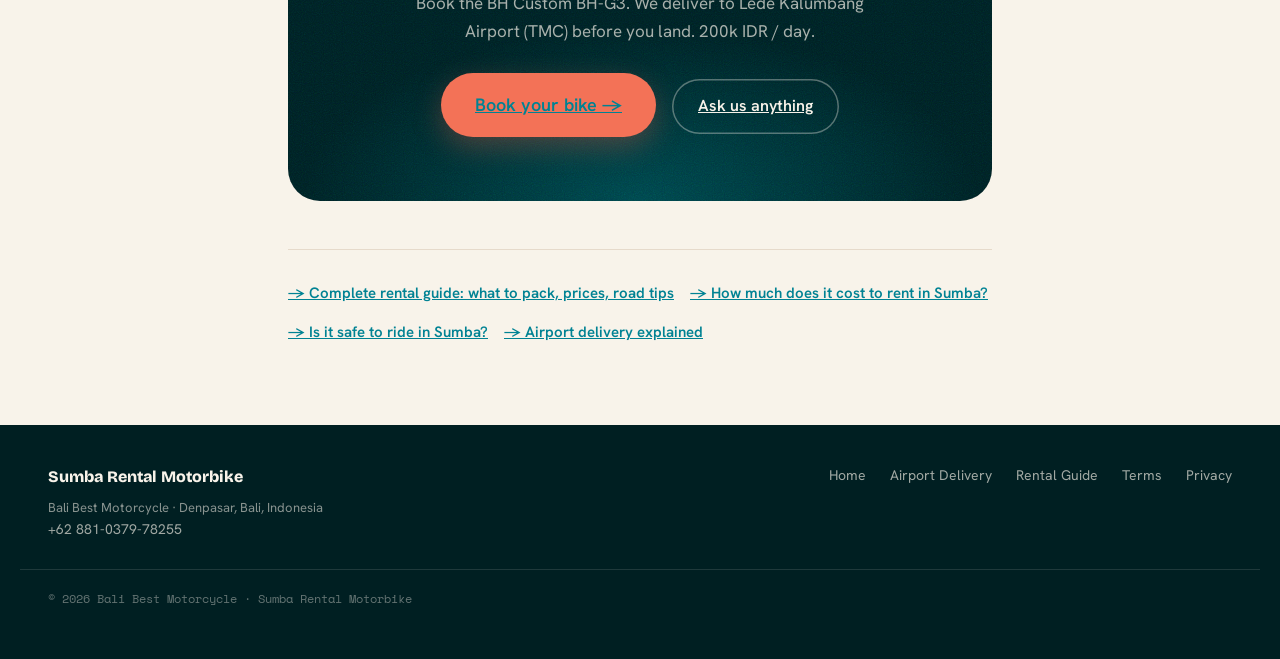
<file: best-routes-sumba-motorcycle.html>
<!DOCTYPE html>
<html lang="en">
<head>
<!-- Google tag (gtag.js) -->
<script async src="https://www.googletagmanager.com/gtag/js?id=AW-18215532149"></script>
<script>
  window.dataLayer = window.dataLayer || [];
  function gtag(){dataLayer.push(arguments);}
  gtag('js', new Date());
  gtag('config', 'AW-18215532149');
</script>
<meta charset="UTF-8" />
<meta name="viewport" content="width=device-width, initial-scale=1.0" />
<title>Best Motorcycle Routes in Sumba 2026 — Ride the Real Island | Sumba Rental Motorbike</title>
<meta name="description" content="The best motorcycle routes in Sumba: Weekuri Lake, Nihiwatu, Lapopu waterfall, traditional villages and hidden beaches. Distances, difficulty and what to see." />
<meta name="keywords" content="best routes sumba motorcycle, sumba motorcycle routes, sumba island motorbike, sumba riding guide, nihiwatu motorcycle, weekuri lake sumba bike" />
<link rel="canonical" href="https://sumba.balibestmotorcycle.com/best-routes-sumba-motorcycle" />
<meta property="og:type" content="article" />
<meta property="og:title" content="Best Motorcycle Routes in Sumba 2026 — Ride the Real Island" />
<meta property="og:description" content="Top motorcycle routes in Sumba: Weekuri Lake, Nihiwatu, Lapopu waterfall, megalithic villages. Distances, difficulty and what to see on each ride." />
<meta property="og:url" content="https://sumba.balibestmotorcycle.com/best-routes-sumba-motorcycle" />
<meta property="og:site_name" content="Sumba Rental Motorbike" />
<link rel="preconnect" href="https://fonts.googleapis.com" />
<link rel="preconnect" href="https://fonts.gstatic.com" crossorigin />
<link href="https://fonts.googleapis.com/css2?family=Bricolage+Grotesque:opsz,wght@12..96,600;12..96,700;12..96,800&family=Hanken+Grotesk:wght@400;500;600;700&family=Space+Mono:wght@700&display=swap" rel="stylesheet" />
<link rel="stylesheet" href="styles.css" />
<style>
  .blog-nav { position: sticky; top: 0; z-index: 50; background: color-mix(in oklch, var(--sand) 90%, transparent); backdrop-filter: blur(14px); border-bottom: 1px solid var(--sand-3); }
  .blog-nav-inner { display: flex; align-items: center; justify-content: space-between; height: 68px; }
  .blog-logo { display: flex; align-items: center; gap: 10px; font-family: var(--font-display); font-weight: 800; font-size: 17px; color: var(--ink); letter-spacing: -0.02em; text-decoration: none; }
  .blog-logo-mark { width: 38px; height: 38px; border-radius: 50%; background: radial-gradient(circle at 50% 38%, oklch(0.855 0.135 92), oklch(0.70 0.165 33) 78%); display: grid; place-items: center; }
  .blog-logo-mark span { width: 16px; height: 16px; border-radius: 50%; border: 2.5px solid oklch(0.995 0.005 80); display: block; }
  .blog-back { display: inline-flex; align-items: center; gap: 7px; font-weight: 600; font-size: 14px; color: var(--ink-soft); text-decoration: none; padding: 8px 16px; border-radius: var(--r-pill); border: 1.5px solid var(--sand-3); transition: all .2s; }
  .blog-back:hover { border-color: var(--ink); color: var(--ink); }

  .post-hero { background: var(--night); position: relative; overflow: hidden; padding: 120px 0 80px; }
  .post-hero-bg { position: absolute; inset: 0; background:
    radial-gradient(ellipse 80% 60% at 50% 0%, color-mix(in oklch, var(--sun) 35%, transparent), transparent 55%),
    radial-gradient(ellipse 60% 50% at 10% 90%, color-mix(in oklch, var(--ocean) 30%, transparent), transparent 55%),
    linear-gradient(180deg, var(--night), var(--night-2)); }
  .post-cat { display: inline-flex; align-items: center; gap: 7px; font-family: var(--font-mono); font-size: 10.5px; letter-spacing: 0.12em; text-transform: uppercase; color: var(--sun); font-weight: 700; }
  .post-title { font-size: clamp(36px, 5.5vw, 72px); color: var(--sand); line-height: 1.04; margin: 16px 0 24px; }
  .post-meta { font-family: var(--font-mono); font-size: 11px; letter-spacing: 0.06em; color: color-mix(in oklch, var(--sand) 50%, transparent); display: flex; gap: 20px; flex-wrap: wrap; }

  .post-body { max-width: 760px; margin: 0 auto; padding: 64px 28px 80px; }
  .post-body p { font-size: 17px; line-height: 1.78; color: var(--ink-soft); margin-bottom: 22px; }
  .post-body h2 { font-size: clamp(24px, 3vw, 34px); color: var(--ink); margin: 52px 0 18px; padding-top: 52px; border-top: 1px solid var(--sand-3); }
  .post-body h3 { font-size: 20px; color: var(--ink); margin: 28px 0 10px; }
  .post-body ul { padding-left: 22px; margin-bottom: 22px; }
  .post-body ul li { font-size: 16.5px; line-height: 1.72; color: var(--ink-soft); margin-bottom: 8px; }
  .post-body strong { color: var(--ink); font-weight: 700; }
  .post-body a { color: var(--ocean-deep); font-weight: 600; text-decoration: underline; }

  .route-card { background: var(--shell); border-radius: var(--r-lg); box-shadow: var(--sh-sm); overflow: hidden; margin-bottom: 36px; border: 1px solid var(--sand-3); }
  .route-header { padding: 24px 28px; display: flex; justify-content: space-between; align-items: flex-start; flex-wrap: wrap; gap: 14px; }
  .route-num { font-family: var(--font-display); font-weight: 800; font-size: 52px; color: var(--sand-3); line-height: 1; flex-shrink: 0; }
  .route-title-block { flex: 1; }
  .route-name { font-family: var(--font-display); font-weight: 800; font-size: 26px; color: var(--ink); line-height: 1.1; margin-bottom: 6px; }
  .route-tags { display: flex; gap: 8px; flex-wrap: wrap; }
  .tag { display: inline-flex; align-items: center; font-family: var(--font-mono); font-size: 10px; letter-spacing: 0.08em; text-transform: uppercase; font-weight: 700; padding: 4px 10px; border-radius: var(--r-pill); }
  .tag-easy { background: color-mix(in oklch, oklch(0.62 0.11 175) 10%, transparent); color: oklch(0.50 0.10 172); border: 1px solid color-mix(in oklch, oklch(0.62 0.11 175) 28%, transparent); }
  .tag-medium { background: color-mix(in oklch, var(--ocean) 10%, transparent); color: var(--ocean-deep); border: 1px solid color-mix(in oklch, var(--ocean) 28%, transparent); }
  .tag-hard { background: color-mix(in oklch, var(--coral) 8%, transparent); color: var(--coral-deep); border: 1px solid color-mix(in oklch, var(--coral) 25%, transparent); }
  .tag-dist { background: var(--sand-2); color: var(--ink-soft); border: 1px solid var(--sand-3); }
  .route-body { padding: 0 28px 26px; }
  .route-desc { font-size: 16px; line-height: 1.74; color: var(--ink-soft); margin-bottom: 16px; }
  .route-highlights { display: flex; flex-wrap: wrap; gap: 8px; }
  .highlight { font-size: 13px; font-weight: 600; color: var(--ink-soft); background: var(--sand-2); padding: 5px 11px; border-radius: var(--r-pill); }

  .callout { background: color-mix(in oklch, var(--ocean) 8%, var(--shell)); border: 1px solid color-mix(in oklch, var(--ocean) 22%, transparent); border-left: 4px solid var(--ocean); border-radius: var(--r); padding: 20px 24px; margin: 32px 0; }
  .callout p { margin: 0; font-size: 15.5px; color: var(--ink); }

  .cta-block { background: var(--night-2); border-radius: var(--r-xl); padding: clamp(36px, 5vw, 64px); text-align: center; margin: 60px 0 0; position: relative; overflow: hidden; }
  .cta-block h2 { color: var(--sand); font-size: clamp(28px, 4vw, 44px); margin-bottom: 16px; }
  .cta-block p { color: color-mix(in oklch, var(--sand) 68%, transparent); font-size: 17px; max-width: 480px; margin: 0 auto 28px; line-height: 1.65; }

  .blog-footer { background: var(--night-2); color: var(--sand); padding: 40px 0 50px; }
  .blog-footer-inner { display: flex; justify-content: space-between; align-items: flex-start; flex-wrap: wrap; gap: 28px; }
  .blog-footer a { color: color-mix(in oklch, var(--sand) 65%, transparent); font-size: 14px; text-decoration: none; }
  .blog-footer a:hover { color: var(--sand); }
</style>
<script type="application/ld+json">
{
  "@context": "https://schema.org",
  "@type": "Article",
  "headline": "Best Motorcycle Routes in Sumba 2026 — Ride the Real Island",
  "description": "The best motorcycle routes in Sumba: Weekuri Lake, Nihiwatu, Lapopu waterfall, traditional villages and hidden beaches.",
  "datePublished": "2026-06-03",
  "dateModified": "2026-06-29",
  "author": { "@type": "Organization", "name": "Sumba Rental Motorbike" },
  "publisher": { "@type": "Organization", "name": "Sumba Rental Motorbike", "@id": "https://sumba.balibestmotorcycle.com/#business" },
  "mainEntityOfPage": { "@type": "WebPage", "@id": "https://sumba.balibestmotorcycle.com/best-routes-sumba-motorcycle" }
}
</script>
</head>
<body>

<!-- NAV -->
<nav class="blog-nav">
  <div class="wrap blog-nav-inner">
    <a href="/" class="blog-logo">
      <div class="blog-logo-mark"><span></span></div>
      <div>
        <div style="line-height: 0.95;">Sumba&nbsp;Rental</div>
        <div style="font-family: var(--font-mono); font-size: 8px; letter-spacing: 0.22em; opacity: 0.65; font-weight: 400; text-transform: uppercase; margin-top: 2px;">Motorbike</div>
      </div>
    </a>
    <a href="/" class="blog-back">← Back to home</a>
  </div>
</nav>

<!-- HERO -->
<section class="post-hero">
  <div class="post-hero-bg"></div>
  <div class="wrap" style="position: relative; z-index: 1; max-width: 860px;">
    <div class="post-cat">🗺 Route Guide · West Sumba 2026</div>
    <h1 class="post-title">The Best Motorcycle<br>Routes in Sumba</h1>
    <div class="post-meta">
      <span>🏔 West Sumba, Indonesia</span>
      <span>⏱ 10 min read</span>
      <span>🗓 Updated June 2026</span>
    </div>
  </div>
</section>

<!-- ARTICLE -->
<main class="post-body wrap">

  <p>
    Sumba doesn't have many tourist routes. What it has is a road network that leads to places most travellers never reach — a saltwater lake where you can swim with bright blue water and no crowds, a surf beach that's been called one of the best in the world, waterfalls that fall into stone pools in the middle of the forest. Getting to any of them on a motorcycle takes between 30 minutes and 2 hours from the main towns. The roads are the experience, not just the means of transport.
  </p>
  <p>
    These are the six routes we'd ride if we had a week in West Sumba. All are accessible on the BH Custom BH-G3 — and several of them are only really doable on a bike that handles off-tarmac surfaces.
  </p>

  <div class="callout">
    <p>🛵 <strong>All routes start from Waikabubak</strong> (the main town in West Sumba, 42 km from the airport). With <a href="/bike-rental-sumba-airport-delivery">airport delivery</a>, you can start riding any of these routes within an hour of landing.</p>
  </div>

  <h2>The Routes</h2>

  <!-- Route 1 -->
  <div class="route-card">
    <div class="route-header">
      <span class="route-num">01</span>
      <div class="route-title-block">
        <div class="route-name">Waikabubak → Weekuri Lake</div>
        <div class="route-tags">
          <span class="tag tag-easy">Easy</span>
          <span class="tag tag-dist">~40 km one way</span>
          <span class="tag tag-dist">Half day</span>
        </div>
      </div>
    </div>
    <div class="route-body">
      <p class="route-desc">
        Weekuri is Sumba's most photogenic destination — a lagoon of impossibly turquoise water cut off from the ocean by a thin strip of rock. The water is saltwater but calm, protected from the swell. You can swim, float, or just sit on the rocks and try to understand how something this beautiful exists without a resort around it.
      </p>
      <p class="route-desc">
        The road from Waikabubak is mixed tarmac and gravel. The last few kilometres before the lagoon are unpaved. The BH-G3 handles it without drama; a standard scooter will struggle on the final approach.
      </p>
      <div class="route-highlights">
        <span class="highlight">🏊 Swimming lagoon</span>
        <span class="highlight">🌊 Turquoise water</span>
        <span class="highlight">📸 Best light: morning</span>
        <span class="highlight">💧 No facilities — bring water</span>
      </div>
    </div>
  </div>

  <!-- Route 2 -->
  <div class="route-card">
    <div class="route-header">
      <span class="route-num">02</span>
      <div class="route-title-block">
        <div class="route-name">Waikabubak → Nihiwatu Beach</div>
        <div class="route-tags">
          <span class="tag tag-medium">Moderate</span>
          <span class="tag tag-dist">~60 km one way</span>
          <span class="tag tag-dist">Full day</span>
        </div>
      </div>
    </div>
    <div class="route-body">
      <p class="route-desc">
        Nihiwatu is where Sumba's coast hits its peak. The beach is long, empty, and breaks with a left-hand wave that Surfer Magazine once ranked as the best in the world. The resort of the same name sits above the beach, but the beach itself is public. Bring your own food and water — there are no warungs close to the beach.
      </p>
      <p class="route-desc">
        The route from Waikabubak takes you south through savannah that turns golden in the dry season. The road is tarmac most of the way, with a few short dirt sections as you approach the coast. Combine this with Pero Beach (5 km further down the coast) for a full day of riding and swimming.
      </p>
      <div class="route-highlights">
        <span class="highlight">🏄 World-class surf</span>
        <span class="highlight">🏖 Empty beach</span>
        <span class="highlight">🌾 Savannah scenery</span>
        <span class="highlight">⏱ Allow full day</span>
      </div>
    </div>
  </div>

  <!-- Route 3 -->
  <div class="route-card">
    <div class="route-header">
      <span class="route-num">03</span>
      <div class="route-title-block">
        <div class="route-name">Waikabubak → Lapopu Waterfall</div>
        <div class="route-tags">
          <span class="tag tag-medium">Moderate</span>
          <span class="tag tag-dist">~25 km one way</span>
          <span class="tag tag-dist">3–4 hours</span>
        </div>
      </div>
    </div>
    <div class="route-body">
      <p class="route-desc">
        Air Terjun Lapopu is one of the most impressive waterfalls in Eastern Indonesia — a wide cascade that falls into a natural swimming pool surrounded by forest. The access road is decent tarmac for most of the way, with the final kilometre on dirt. The swimming pool at the base is deep and cold, perfect after the ride in.
      </p>
      <p class="route-desc">
        This is a good route to combine with Weekuri Lake (both are roughly south-west of Waikabubak) for a full day out.
      </p>
      <div class="route-highlights">
        <span class="highlight">💦 Natural swimming pool</span>
        <span class="highlight">🌿 Forest approach</span>
        <span class="highlight">🧊 Cold, clear water</span>
        <span class="highlight">👨‍👩‍👧 Good for groups</span>
      </div>
    </div>
  </div>

  <!-- Route 4 -->
  <div class="route-card">
    <div class="route-header">
      <span class="route-num">04</span>
      <div class="route-title-block">
        <div class="route-name">Anakalang Clan Villages Loop</div>
        <div class="route-tags">
          <span class="tag tag-easy">Easy</span>
          <span class="tag tag-dist">~35 km loop</span>
          <span class="tag tag-dist">Half day</span>
        </div>
      </div>
    </div>
    <div class="route-body">
      <p class="route-desc">
        The area around Anakalang, east of Waikabubak, contains some of Sumba's most important traditional villages — clan settlements with megalithic stone tombs that were carved for the nobility centuries ago. The tombs are still used today for burial. This is not a museum — people live in these villages, and the tombs sit in the middle of daily life.
      </p>
      <p class="route-desc">
        The roads through the Anakalang area are paved and in good condition. The route is easy to navigate — several villages are visible from the main road. Ask at your guesthouse for current etiquette guidance before visiting.
      </p>
      <div class="route-highlights">
        <span class="highlight">🏛 Megalithic tombs</span>
        <span class="highlight">🏘 Living traditional villages</span>
        <span class="highlight">🎭 Pasola festival area</span>
        <span class="highlight">📍 Easy from Waikabubak</span>
      </div>
    </div>
  </div>

  <!-- Route 5 -->
  <div class="route-card">
    <div class="route-header">
      <span class="route-num">05</span>
      <div class="route-title-block">
        <div class="route-name">Wanokaka Coast Road</div>
        <div class="route-tags">
          <span class="tag tag-hard">Adventurous</span>
          <span class="tag tag-dist">~55 km loop</span>
          <span class="tag tag-dist">Full day</span>
        </div>
      </div>
    </div>
    <div class="route-body">
      <p class="route-desc">
        The Wanokaka coast south of Waikabubak is where you go when you want to feel like you've found Sumba for real. The road hugs clifftops above the ocean, passing through tiny fishing villages where children wave at you and adults look genuinely surprised to see a foreign visitor. The road quality is variable — some sections of smooth tarmac, some loose stone, some compressed dirt that turns to mud in rain.
      </p>
      <p class="route-desc">
        There are several unnamed beaches accessible from this road via short tracks down the cliff. Most are completely empty. This is the kind of riding Sumba is for.
      </p>
      <div class="route-highlights">
        <span class="highlight">🌊 Clifftop ocean views</span>
        <span class="highlight">🏝 Hidden beaches</span>
        <span class="highlight">🛖 Remote fishing villages</span>
        <span class="highlight">⚠️ Mixed road surface — check weather</span>
      </div>
    </div>
  </div>

  <!-- Route 6 -->
  <div class="route-card">
    <div class="route-header">
      <span class="route-num">06</span>
      <div class="route-title-block">
        <div class="route-name">Airport → Waikabubak via Savannah Road</div>
        <div class="route-tags">
          <span class="tag tag-easy">Easy</span>
          <span class="tag tag-dist">42 km</span>
          <span class="tag tag-dist">45–60 min</span>
        </div>
      </div>
    </div>
    <div class="route-body">
      <p class="route-desc">
        This is your first ride in Sumba — the 42 km between Tambolaka Airport and Waikabubak. It's worth mentioning because the road itself is a preview of everything that makes Sumba remarkable: rolling savannah, horses grazing freely on the roadside, water buffalo in the rice paddies, views of hills in every direction. It's tarmac, it's easy, and it's beautiful. Take your time on it.
      </p>
      <p class="route-desc">
        With <a href="/bike-rental-sumba-airport-delivery">airport delivery</a>, this is the first road you'll ride. Don't rush it.
      </p>
      <div class="route-highlights">
        <span class="highlight">🌾 Savannah scenery</span>
        <span class="highlight">🐴 Wild horses roadside</span>
        <span class="highlight">✅ Tarmac all the way</span>
        <span class="highlight">✈️ Starts at the airport</span>
      </div>
    </div>
  </div>

  <h2>Practical Tips for Riding These Routes</h2>
  <ul>
    <li><strong>Always carry water and snacks.</strong> Warungs (small food stalls) exist in most villages, but remote coastal roads can have gaps of 15–20 km with nothing.</li>
    <li><strong>Download offline maps before you go.</strong> Mobile signal is unreliable once you leave the main road. Maps.me or Google Maps with offline area downloaded work well.</li>
    <li><strong>Ride earlier in the day.</strong> Afternoons bring heat and occasional rain. Most routes are better in the morning light anyway.</li>
    <li><strong>Tell your guesthouse where you're going.</strong> Not for safety theatre — just so someone has context if you're not back by dark. Roads in Sumba don't have roadside assistance except ours (we're 24/7 on WhatsApp).</li>
    <li><strong>Avoid dirt roads after heavy rain.</strong> Sumba's clay soil turns to a deep slick mud that's difficult even on knobbly tyres. Wait a few hours after heavy rain before heading onto unpaved sections.</li>
  </ul>

  <!-- CTA -->
  <div class="cta-block grain" style="position: relative; overflow: hidden;">
    <div style="position: absolute; inset: 0; background: radial-gradient(ellipse 80% 60% at 50% 100%, color-mix(in oklch, var(--ocean) 28%, transparent), transparent 60%);"></div>
    <div style="position: relative; z-index: 1;">
      <h2>Get your bike delivered to the airport</h2>
      <p>Book the BH Custom BH-G3. We deliver to Lede Kalumbang Airport (TMC) before you land. 200k IDR / day.</p>
      <a href="/" class="btn btn-primary btn-lg" style="margin-right: 12px;">Book your bike →</a>
      <a href="https://wa.me/62881037978255" target="_blank" rel="noopener" class="btn btn-ghost" style="color: var(--sand); box-shadow: inset 0 0 0 1.5px color-mix(in oklch, var(--sand) 35%, transparent);">Ask us anything</a>
    </div>
  </div>

  <div style="margin-top: 48px; padding-top: 32px; border-top: 1px solid var(--sand-3); display: flex; gap: 16px; flex-wrap: wrap;">
    <a href="/sumba-motorbike-rental-guide" style="color: var(--ocean-deep); font-weight: 600; font-size: 15px;">→ Complete rental guide: what to pack, prices, road tips</a>
    <a href="/sumba-motorbike-rental-cost" style="color: var(--ocean-deep); font-weight: 600; font-size: 15px;">→ How much does it cost to rent in Sumba?</a>
    <a href="/is-it-safe-to-ride-motorbike-sumba" style="color: var(--ocean-deep); font-weight: 600; font-size: 15px;">→ Is it safe to ride in Sumba?</a>
    <a href="/bike-rental-sumba-airport-delivery" style="color: var(--ocean-deep); font-weight: 600; font-size: 15px;">→ Airport delivery explained</a>
  </div>

</main>

<!-- FOOTER -->
<footer class="blog-footer">
  <div class="wrap blog-footer-inner">
    <div>
      <div style="font-family: var(--font-display); font-weight: 800; font-size: 16px; color: var(--sand); margin-bottom: 8px;">Sumba Rental Motorbike</div>
      <div style="font-size: 13px; color: color-mix(in oklch, var(--sand) 55%, transparent); line-height: 1.6;">
        Bali Best Motorcycle · Denpasar, Bali, Indonesia<br>
        <a href="https://wa.me/62881037978255">+62 881-0379-78255</a>
      </div>
    </div>
    <div style="display: flex; gap: 24px; flex-wrap: wrap; align-items: flex-start;">
      <a href="/">Home</a>
      <a href="/bike-rental-sumba-airport-delivery">Airport Delivery</a>
      <a href="/sumba-motorbike-rental-guide">Rental Guide</a>
      <a href="/terms">Terms</a>
      <a href="/privacy">Privacy</a>
    </div>
  </div>
  <div class="wrap" style="margin-top: 28px; padding-top: 20px; border-top: 1px solid color-mix(in oklch, var(--sand) 12%, transparent); font-size: 12px; color: color-mix(in oklch, var(--sand) 40%, transparent); font-family: var(--font-mono);">
    © 2026 Bali Best Motorcycle · Sumba Rental Motorbike
  </div>
</footer>

</body>
</html>
</file>
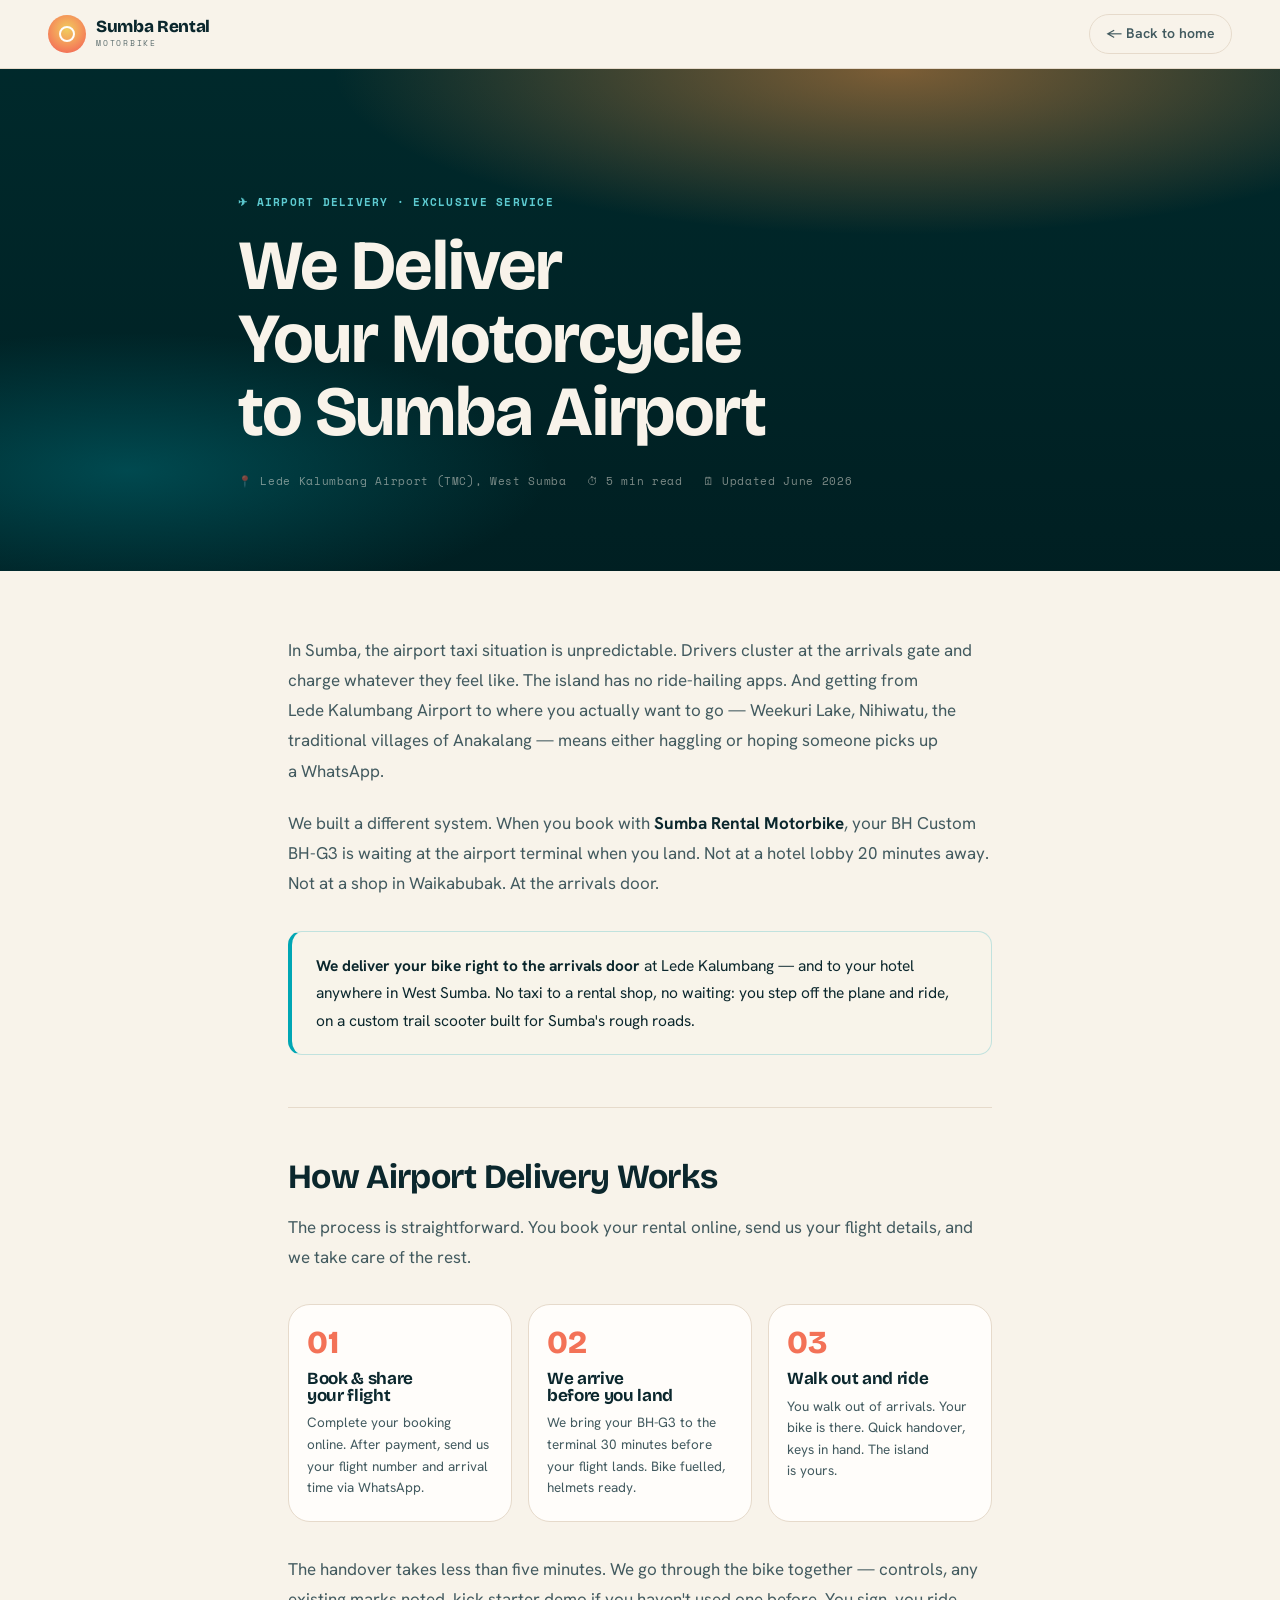
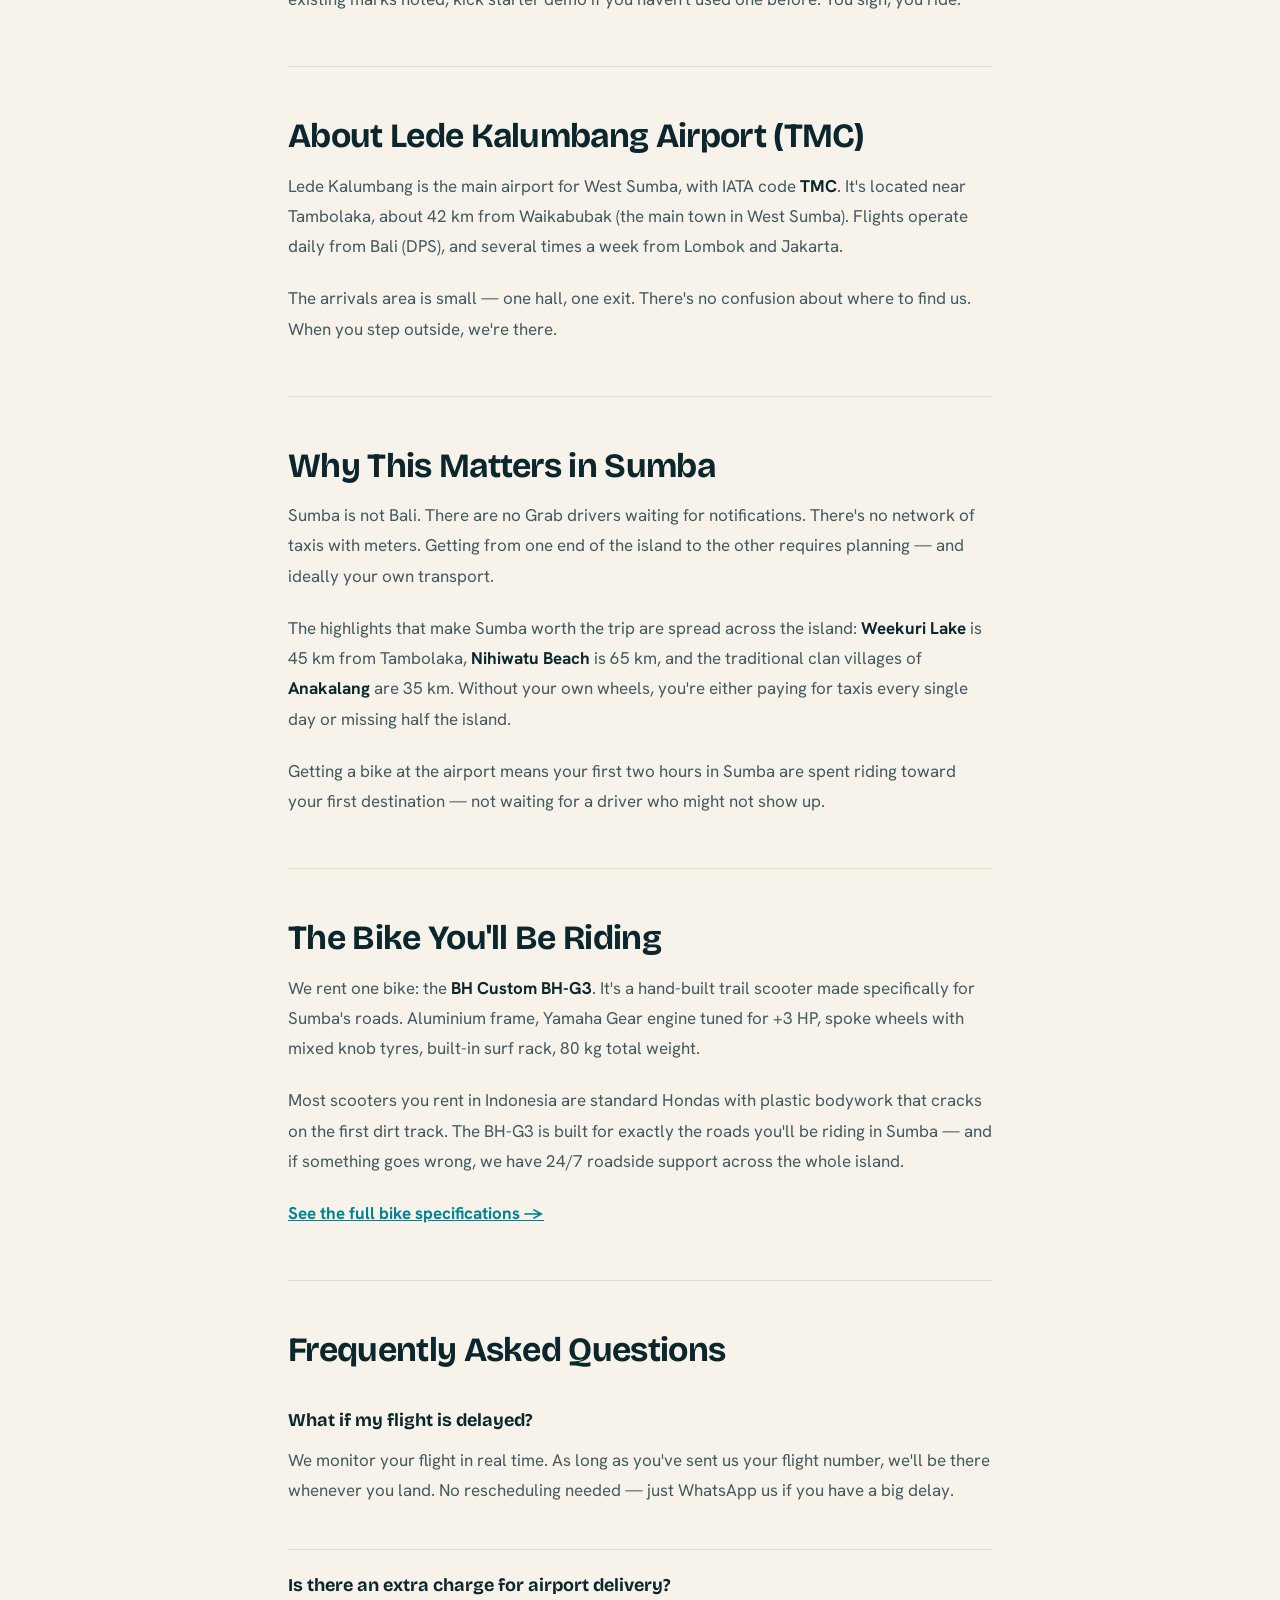
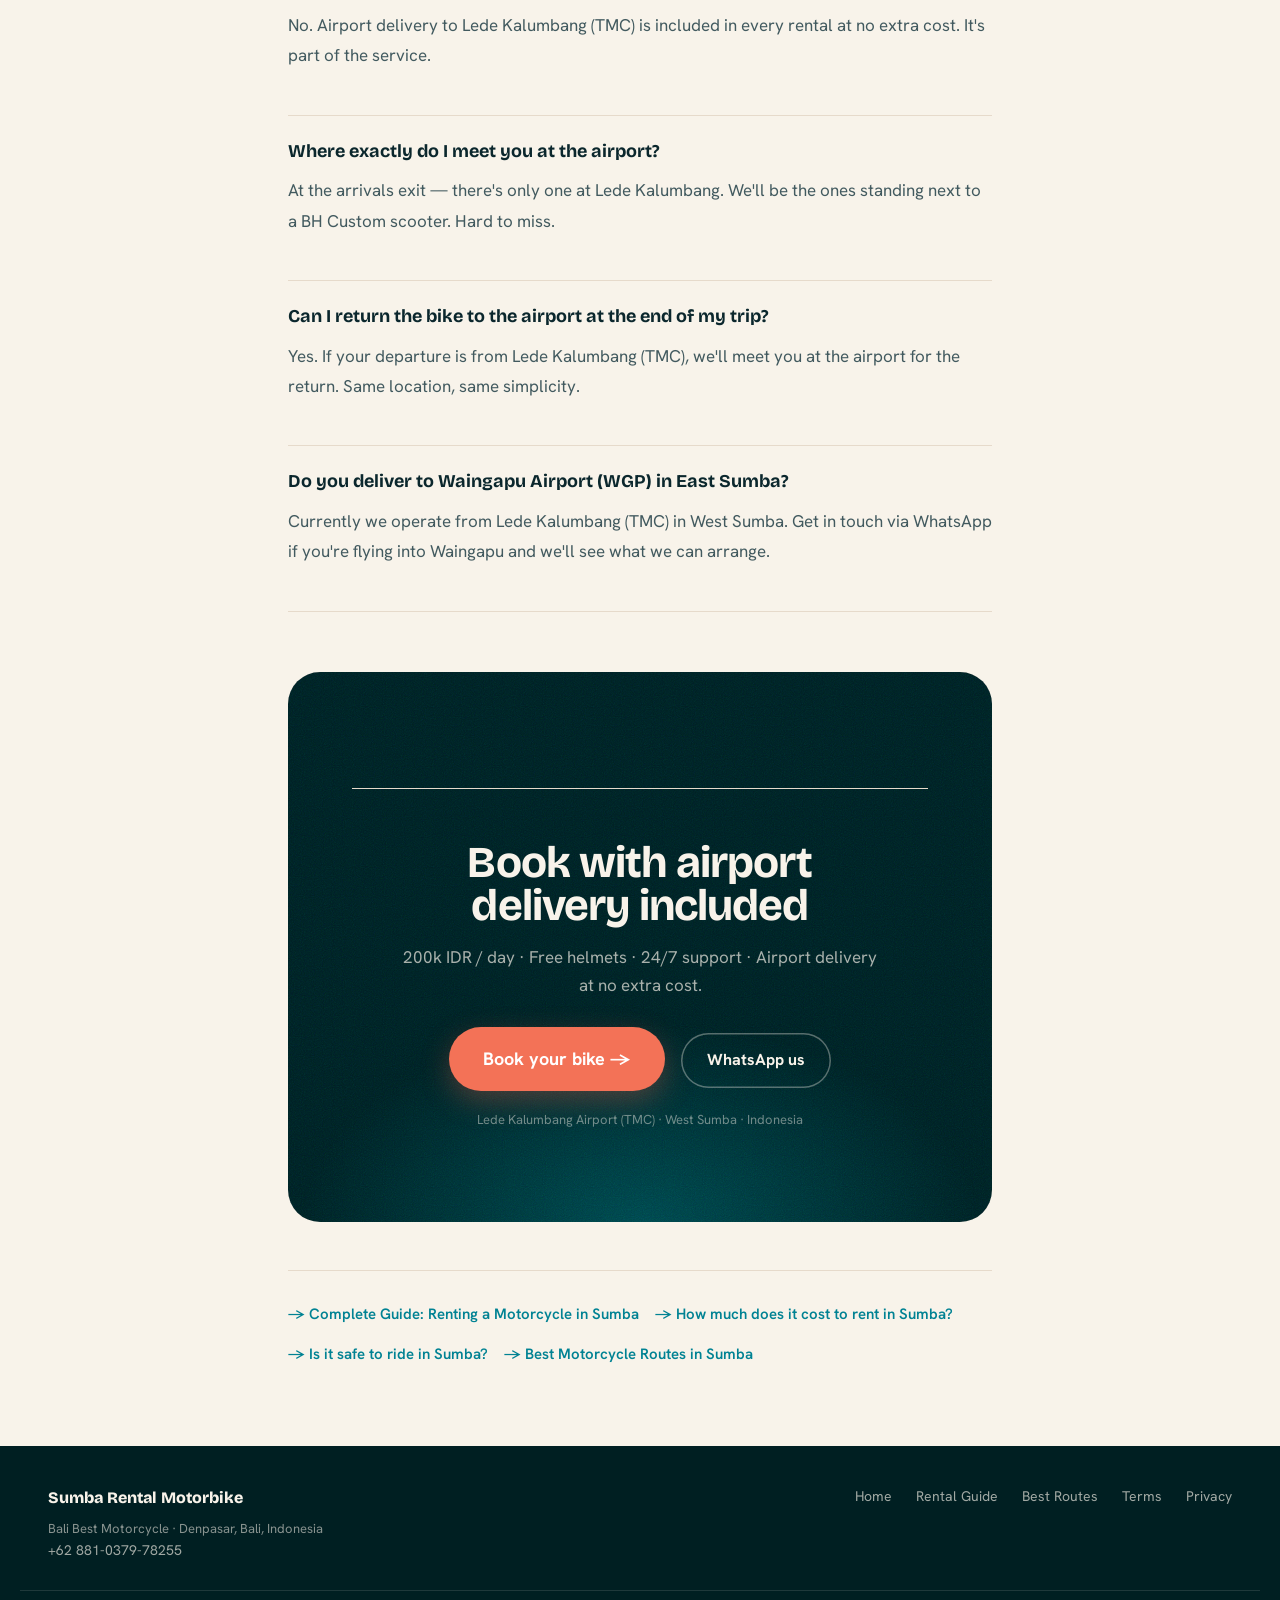
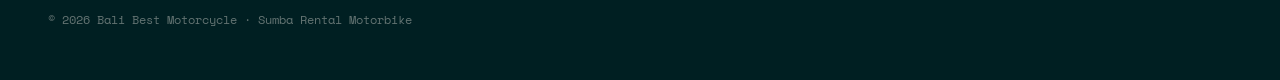
<file: bike-rental-sumba-airport-delivery.html>
<!DOCTYPE html>
<html lang="en">
<head>
<!-- Google tag (gtag.js) -->
<script async src="https://www.googletagmanager.com/gtag/js?id=AW-18215532149"></script>
<script>
  window.dataLayer = window.dataLayer || [];
  function gtag(){dataLayer.push(arguments);}
  gtag('js', new Date());
  gtag('config', 'AW-18215532149');
</script>
<meta charset="UTF-8" />
<meta name="viewport" content="width=device-width, initial-scale=1.0" />
<title>Airport Motorcycle Delivery in Sumba — Step Off, Ride Away | Sumba Rental Motorbike</title>
<meta name="description" content="Free motorbike delivery to Lede Kalumbang Airport (TMC) in Sumba. You land, we're there. No taxi, no waiting. Ride from minute one on a custom trail scooter built for the island's roads." />
<meta name="keywords" content="sumba airport motorcycle delivery, bike rental sumba airport, motorbike delivery tambolaka, sumba airport bike pickup, lede kalumbang airport motorcycle" />
<link rel="canonical" href="https://sumba.balibestmotorcycle.com/bike-rental-sumba-airport-delivery" />
<meta property="og:type" content="article" />
<meta property="og:title" content="Airport Motorcycle Delivery in Sumba — Step Off, Ride Away" />
<meta property="og:description" content="Free bike delivery to the airport door in Sumba. No taxis, no waiting. Your adventure starts the second you land." />
<meta property="og:url" content="https://sumba.balibestmotorcycle.com/bike-rental-sumba-airport-delivery" />
<meta property="og:site_name" content="Sumba Rental Motorbike" />
<link rel="preconnect" href="https://fonts.googleapis.com" />
<link rel="preconnect" href="https://fonts.gstatic.com" crossorigin />
<link href="https://fonts.googleapis.com/css2?family=Bricolage+Grotesque:opsz,wght@12..96,600;12..96,700;12..96,800&family=Hanken+Grotesk:wght@400;500;600;700&family=Space+Mono:wght@700&display=swap" rel="stylesheet" />
<link rel="stylesheet" href="styles.css" />
<style>
  .blog-nav { position: sticky; top: 0; z-index: 50; background: color-mix(in oklch, var(--sand) 90%, transparent); backdrop-filter: blur(14px); border-bottom: 1px solid var(--sand-3); }
  .blog-nav-inner { display: flex; align-items: center; justify-content: space-between; height: 68px; }
  .blog-logo { display: flex; align-items: center; gap: 10px; font-family: var(--font-display); font-weight: 800; font-size: 17px; color: var(--ink); letter-spacing: -0.02em; text-decoration: none; }
  .blog-logo-mark { width: 38px; height: 38px; border-radius: 50%; background: radial-gradient(circle at 50% 38%, oklch(0.855 0.135 92), oklch(0.70 0.165 33) 78%); display: grid; place-items: center; }
  .blog-logo-mark span { width: 16px; height: 16px; border-radius: 50%; border: 2.5px solid oklch(0.995 0.005 80); display: block; }
  .blog-back { display: inline-flex; align-items: center; gap: 7px; font-weight: 600; font-size: 14px; color: var(--ink-soft); text-decoration: none; padding: 8px 16px; border-radius: var(--r-pill); border: 1.5px solid var(--sand-3); transition: all .2s; }
  .blog-back:hover { border-color: var(--ink); color: var(--ink); }

  .post-hero { background: var(--night); position: relative; overflow: hidden; padding: 120px 0 80px; }
  .post-hero-bg { position: absolute; inset: 0; background:
    radial-gradient(ellipse 80% 60% at 70% 0%, color-mix(in oklch, var(--sunset) 50%, transparent), transparent 55%),
    radial-gradient(ellipse 60% 50% at 10% 80%, color-mix(in oklch, var(--ocean) 30%, transparent), transparent 55%),
    linear-gradient(180deg, var(--night), var(--night-2)); }
  .post-cat { display: inline-flex; align-items: center; gap: 7px; font-family: var(--font-mono); font-size: 10.5px; letter-spacing: 0.12em; text-transform: uppercase; color: var(--ocean-bright); font-weight: 700; }
  .post-title { font-size: clamp(36px, 5.5vw, 72px); color: var(--sand); line-height: 1.04; margin: 16px 0 24px; }
  .post-meta { font-family: var(--font-mono); font-size: 11px; letter-spacing: 0.06em; color: color-mix(in oklch, var(--sand) 50%, transparent); display: flex; gap: 20px; flex-wrap: wrap; }
  .post-meta span { display: flex; align-items: center; gap: 6px; }

  .post-body { max-width: 760px; margin: 0 auto; padding: 64px 28px 80px; }
  .post-body p { font-size: 17px; line-height: 1.78; color: var(--ink-soft); margin-bottom: 22px; }
  .post-body h2 { font-size: clamp(24px, 3vw, 34px); color: var(--ink); margin: 52px 0 18px; padding-top: 52px; border-top: 1px solid var(--sand-3); }
  .post-body h3 { font-size: 20px; color: var(--ink); margin: 30px 0 12px; }
  .post-body ul { padding-left: 22px; margin-bottom: 22px; }
  .post-body ul li { font-size: 16.5px; line-height: 1.72; color: var(--ink-soft); margin-bottom: 8px; }
  .post-body strong { color: var(--ink); font-weight: 700; }

  .callout { background: color-mix(in oklch, var(--ocean) 8%, var(--shell)); border: 1px solid color-mix(in oklch, var(--ocean) 22%, transparent); border-left: 4px solid var(--ocean); border-radius: var(--r); padding: 20px 24px; margin: 32px 0; }
  .callout p { margin: 0; font-size: 15.5px; color: var(--ink); }

  .steps-grid { display: grid; grid-template-columns: repeat(3, 1fr); gap: 16px; margin: 32px 0; }
  @media (max-width: 640px) { .steps-grid { grid-template-columns: 1fr; } }
  .step-card { padding: 22px 18px; border-radius: var(--r-lg); border: 1px solid var(--sand-3); background: var(--shell); }
  .step-num { font-family: var(--font-display); font-weight: 800; font-size: 32px; color: var(--coral); line-height: 1; margin-bottom: 12px; }
  .step-card h3 { margin: 0 0 8px; font-size: 17px; }
  .step-card p { margin: 0; font-size: 13.5px; line-height: 1.6; color: var(--ink-soft); }

  .faq-item { border-bottom: 1px solid var(--sand-3); padding: 22px 0; }
  .faq-q { font-family: var(--font-display); font-weight: 700; font-size: 18px; color: var(--ink); margin-bottom: 10px; }
  .faq-a { font-size: 15.5px; line-height: 1.7; color: var(--ink-soft); margin: 0; }

  .cta-block { background: var(--night-2); border-radius: var(--r-xl); padding: clamp(36px, 5vw, 64px); text-align: center; margin: 60px 0 0; position: relative; overflow: hidden; }
  .cta-block h2 { color: var(--sand); font-size: clamp(28px, 4vw, 44px); margin-bottom: 16px; }
  .cta-block p { color: color-mix(in oklch, var(--sand) 68%, transparent); font-size: 17px; max-width: 480px; margin: 0 auto 28px; line-height: 1.65; }

  .blog-footer { background: var(--night-2); color: var(--sand); padding: 40px 0 50px; margin-top: 0; }
  .blog-footer-inner { display: flex; justify-content: space-between; align-items: flex-start; flex-wrap: wrap; gap: 28px; }
  .blog-footer a { color: color-mix(in oklch, var(--sand) 65%, transparent); font-size: 14px; text-decoration: none; }
  .blog-footer a:hover { color: var(--sand); }
</style>
<script type="application/ld+json">
{
  "@context": "https://schema.org",
  "@type": "Article",
  "headline": "Airport Motorcycle Delivery in Sumba — Step Off, Ride Away",
  "description": "Free motorbike delivery directly to Lede Kalumbang Airport in Sumba. No taxis, no waiting.",
  "datePublished": "2026-06-03",
  "dateModified": "2026-06-29",
  "author": { "@type": "Organization", "name": "Sumba Rental Motorbike" },
  "publisher": { "@type": "Organization", "name": "Sumba Rental Motorbike", "@id": "https://sumba.balibestmotorcycle.com/#business" },
  "mainEntityOfPage": { "@type": "WebPage", "@id": "https://sumba.balibestmotorcycle.com/bike-rental-sumba-airport-delivery" }
}
</script>
<script type="application/ld+json">
{
  "@context": "https://schema.org",
  "@type": "LocalBusiness",
  "@id": "https://sumba.balibestmotorcycle.com/#business",
  "name": "Sumba Rental Motorbike",
  "alternateName": "Sumba Rental Motorbike by Bali Best Motorcycle",
  "dateModified": "2026-09-02",
  "description": "Motorbike rental in Sumba with free delivery to Lede Kalumbang Airport (TMC). Ride from minute one.",
  "url": "https://sumba.balibestmotorcycle.com",
  "telephone": "+62881037978255",
  "priceRange": "Rp 200k/day",
  "address": { "@type": "PostalAddress", "addressLocality": "West Sumba", "addressRegion": "East Nusa Tenggara", "addressCountry": "ID" },
  "hasOfferCatalog": {
    "@type": "OfferCatalog",
    "name": "Sumba Motorbike Rental",
    "itemListElement": [{
      "@type": "Offer",
      "itemOffered": { "@type": "Service", "name": "BH Custom BH-G3 Rental with Airport Delivery", "description": "Custom trail scooter rental with free delivery to Lede Kalumbang Airport (TMC), West Sumba." }
    }]
  }
}
</script>
</head>
<body>

<!-- NAV -->
<nav class="blog-nav">
  <div class="wrap blog-nav-inner">
    <a href="/" class="blog-logo">
      <div class="blog-logo-mark"><span></span></div>
      <div>
        <div style="line-height: 0.95;">Sumba&nbsp;Rental</div>
        <div style="font-family: var(--font-mono); font-size: 8px; letter-spacing: 0.22em; opacity: 0.65; font-weight: 400; text-transform: uppercase; margin-top: 2px;">Motorbike</div>
      </div>
    </a>
    <a href="/" class="blog-back">← Back to home</a>
  </div>
</nav>

<!-- HERO -->
<section class="post-hero">
  <div class="post-hero-bg"></div>
  <div class="wrap" style="position: relative; z-index: 1; max-width: 860px;">
    <div class="post-cat">✈ Airport Delivery · Exclusive Service</div>
    <h1 class="post-title">We Deliver Your Motorcycle<br>to Sumba Airport</h1>
    <div class="post-meta">
      <span>📍 Lede Kalumbang Airport (TMC), West Sumba</span>
      <span>⏱ 5 min read</span>
      <span>🗓 Updated June 2026</span>
    </div>
  </div>
</section>

<!-- ARTICLE -->
<main class="post-body wrap">

  <p>
    In Sumba, the airport taxi situation is unpredictable. Drivers cluster at the arrivals gate and charge whatever they feel like. The island has no ride-hailing apps. And getting from Lede Kalumbang Airport to where you actually want to go — Weekuri Lake, Nihiwatu, the traditional villages of Anakalang — means either haggling or hoping someone picks up a WhatsApp.
  </p>
  <p>
    We built a different system. When you book with <strong>Sumba Rental Motorbike</strong>, your BH Custom BH-G3 is waiting at the airport terminal when you land. Not at a hotel lobby 20 minutes away. Not at a shop in Waikabubak. At the arrivals door.
  </p>

  <div class="callout">
    <p><strong>We deliver your bike right to the arrivals door</strong> at Lede Kalumbang — and to your hotel anywhere in West Sumba. No taxi to a rental shop, no waiting: you step off the plane and ride, on a custom trail scooter built for Sumba's rough roads.</p>
  </div>

  <h2>How Airport Delivery Works</h2>
  <p>
    The process is straightforward. You book your rental online, send us your flight details, and we take care of the rest.
  </p>

  <div class="steps-grid">
    <div class="step-card">
      <div class="step-num">01</div>
      <h3>Book &amp; share your flight</h3>
      <p>Complete your booking online. After payment, send us your flight number and arrival time via WhatsApp.</p>
    </div>
    <div class="step-card">
      <div class="step-num">02</div>
      <h3>We arrive before you land</h3>
      <p>We bring your BH-G3 to the terminal 30 minutes before your flight lands. Bike fuelled, helmets ready.</p>
    </div>
    <div class="step-card">
      <div class="step-num">03</div>
      <h3>Walk out and ride</h3>
      <p>You walk out of arrivals. Your bike is there. Quick handover, keys in hand. The island is yours.</p>
    </div>
  </div>

  <p>
    The handover takes less than five minutes. We go through the bike together — controls, any existing marks noted, kick starter demo if you haven't used one before. You sign, you ride.
  </p>

  <h2>About Lede Kalumbang Airport (TMC)</h2>
  <p>
    Lede Kalumbang is the main airport for West Sumba, with IATA code <strong>TMC</strong>. It's located near Tambolaka, about 42 km from Waikabubak (the main town in West Sumba). Flights operate daily from Bali (DPS), and several times a week from Lombok and Jakarta.
  </p>
  <p>
    The arrivals area is small — one hall, one exit. There's no confusion about where to find us. When you step outside, we're there.
  </p>

  <h2>Why This Matters in Sumba</h2>
  <p>
    Sumba is not Bali. There are no Grab drivers waiting for notifications. There's no network of taxis with meters. Getting from one end of the island to the other requires planning — and ideally your own transport.
  </p>
  <p>
    The highlights that make Sumba worth the trip are spread across the island: <strong>Weekuri Lake</strong> is 45 km from Tambolaka, <strong>Nihiwatu Beach</strong> is 65 km, and the traditional clan villages of <strong>Anakalang</strong> are 35 km. Without your own wheels, you're either paying for taxis every single day or missing half the island.
  </p>
  <p>
    Getting a bike at the airport means your first two hours in Sumba are spent riding toward your first destination — not waiting for a driver who might not show up.
  </p>

  <h2>The Bike You'll Be Riding</h2>
  <p>
    We rent one bike: the <strong>BH Custom BH-G3</strong>. It's a hand-built trail scooter made specifically for Sumba's roads. Aluminium frame, Yamaha Gear engine tuned for +3 HP, spoke wheels with mixed knob tyres, built-in surf rack, 80 kg total weight.
  </p>
  <p>
    Most scooters you rent in Indonesia are standard Hondas with plastic bodywork that cracks on the first dirt track. The BH-G3 is built for exactly the roads you'll be riding in Sumba — and if something goes wrong, we have 24/7 roadside support across the whole island.
  </p>
  <p>
    <a href="/#fleet" style="color: var(--ocean-deep); font-weight: 700; text-decoration: underline;">See the full bike specifications →</a>
  </p>

  <h2>Frequently Asked Questions</h2>

  <div class="faq-item">
    <div class="faq-q">What if my flight is delayed?</div>
    <p class="faq-a">We monitor your flight in real time. As long as you've sent us your flight number, we'll be there whenever you land. No rescheduling needed — just WhatsApp us if you have a big delay.</p>
  </div>
  <div class="faq-item">
    <div class="faq-q">Is there an extra charge for airport delivery?</div>
    <p class="faq-a">No. Airport delivery to Lede Kalumbang (TMC) is included in every rental at no extra cost. It's part of the service.</p>
  </div>
  <div class="faq-item">
    <div class="faq-q">Where exactly do I meet you at the airport?</div>
    <p class="faq-a">At the arrivals exit — there's only one at Lede Kalumbang. We'll be the ones standing next to a BH Custom scooter. Hard to miss.</p>
  </div>
  <div class="faq-item">
    <div class="faq-q">Can I return the bike to the airport at the end of my trip?</div>
    <p class="faq-a">Yes. If your departure is from Lede Kalumbang (TMC), we'll meet you at the airport for the return. Same location, same simplicity.</p>
  </div>
  <div class="faq-item">
    <div class="faq-q">Do you deliver to Waingapu Airport (WGP) in East Sumba?</div>
    <p class="faq-a">Currently we operate from Lede Kalumbang (TMC) in West Sumba. Get in touch via WhatsApp if you're flying into Waingapu and we'll see what we can arrange.</p>
  </div>

  <!-- CTA -->
  <div class="cta-block grain" style="position: relative; overflow: hidden;">
    <div style="position: absolute; inset: 0; background: radial-gradient(ellipse 80% 60% at 50% 100%, color-mix(in oklch, var(--ocean) 28%, transparent), transparent 60%);"></div>
    <div style="position: relative; z-index: 1;">
      <h2>Book with airport delivery included</h2>
      <p>200k IDR / day · Free helmets · 24/7 support · Airport delivery at no extra cost.</p>
      <a href="/" class="btn btn-primary btn-lg" style="margin-right: 12px;">Book your bike →</a>
      <a href="https://wa.me/62881037978255" target="_blank" rel="noopener" class="btn btn-ghost" style="color: var(--sand); box-shadow: inset 0 0 0 1.5px color-mix(in oklch, var(--sand) 35%, transparent);">WhatsApp us</a>
      <p style="margin-top: 18px; font-size: 13px; color: color-mix(in oklch, var(--sand) 45%, transparent);">Lede Kalumbang Airport (TMC) · West Sumba · Indonesia</p>
    </div>
  </div>

  <div style="margin-top: 48px; padding-top: 32px; border-top: 1px solid var(--sand-3); display: flex; gap: 16px; flex-wrap: wrap;">
    <a href="/sumba-motorbike-rental-guide" style="color: var(--ocean-deep); font-weight: 600; font-size: 15px;">→ Complete Guide: Renting a Motorcycle in Sumba</a>
    <a href="/sumba-motorbike-rental-cost" style="color: var(--ocean-deep); font-weight: 600; font-size: 15px;">→ How much does it cost to rent in Sumba?</a>
    <a href="/is-it-safe-to-ride-motorbike-sumba" style="color: var(--ocean-deep); font-weight: 600; font-size: 15px;">→ Is it safe to ride in Sumba?</a>
    <a href="/best-routes-sumba-motorcycle" style="color: var(--ocean-deep); font-weight: 600; font-size: 15px;">→ Best Motorcycle Routes in Sumba</a>
  </div>

</main>

<!-- FOOTER -->
<footer class="blog-footer">
  <div class="wrap blog-footer-inner">
    <div>
      <div style="font-family: var(--font-display); font-weight: 800; font-size: 16px; color: var(--sand); margin-bottom: 8px;">Sumba Rental Motorbike</div>
      <div style="font-size: 13px; color: color-mix(in oklch, var(--sand) 55%, transparent); line-height: 1.6;">
        Bali Best Motorcycle · Denpasar, Bali, Indonesia<br>
        <a href="https://wa.me/62881037978255">+62 881-0379-78255</a>
      </div>
    </div>
    <div style="display: flex; gap: 24px; flex-wrap: wrap; align-items: flex-start;">
      <a href="/">Home</a>
      <a href="/sumba-motorbike-rental-guide">Rental Guide</a>
      <a href="/best-routes-sumba-motorcycle">Best Routes</a>
      <a href="/terms">Terms</a>
      <a href="/privacy">Privacy</a>
    </div>
  </div>
  <div class="wrap" style="margin-top: 28px; padding-top: 20px; border-top: 1px solid color-mix(in oklch, var(--sand) 12%, transparent); font-size: 12px; color: color-mix(in oklch, var(--sand) 40%, transparent); font-family: var(--font-mono);">
    © 2026 Bali Best Motorcycle · Sumba Rental Motorbike
  </div>
</footer>

</body>
</html>
</file>
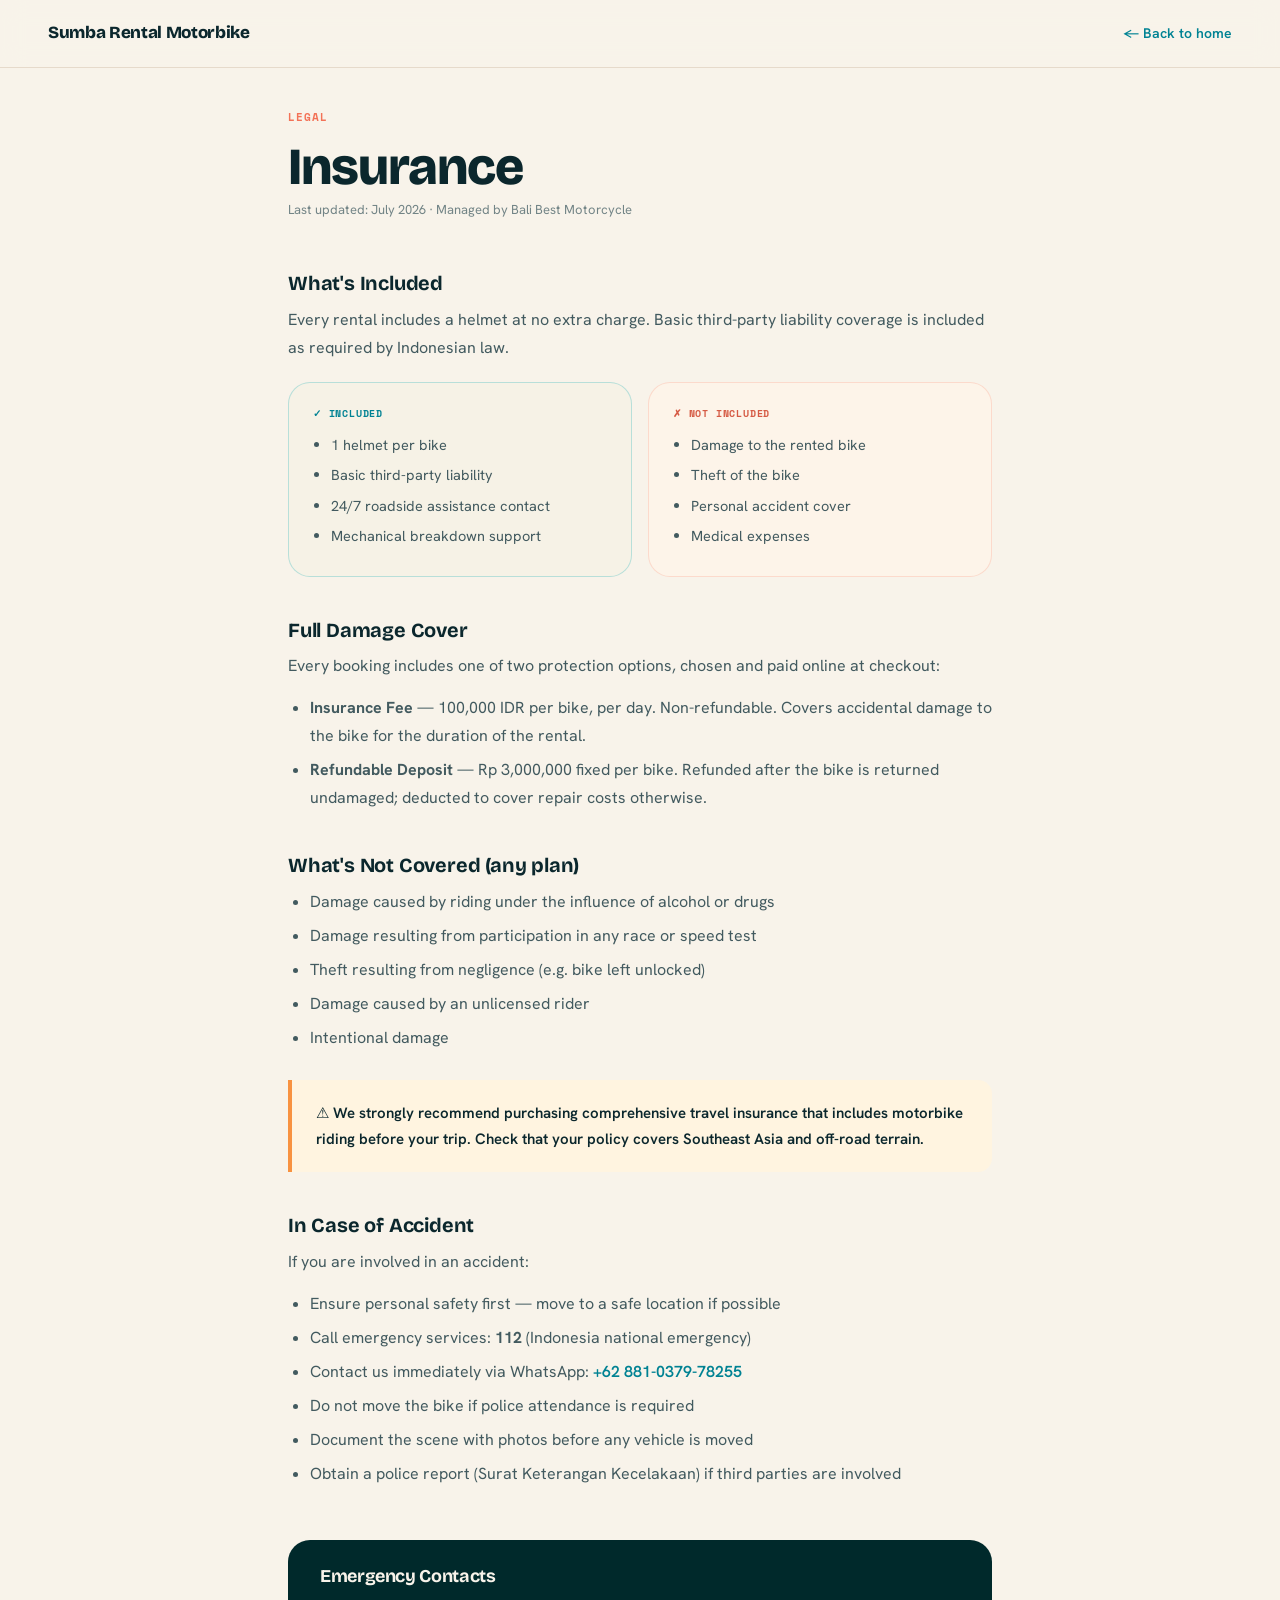
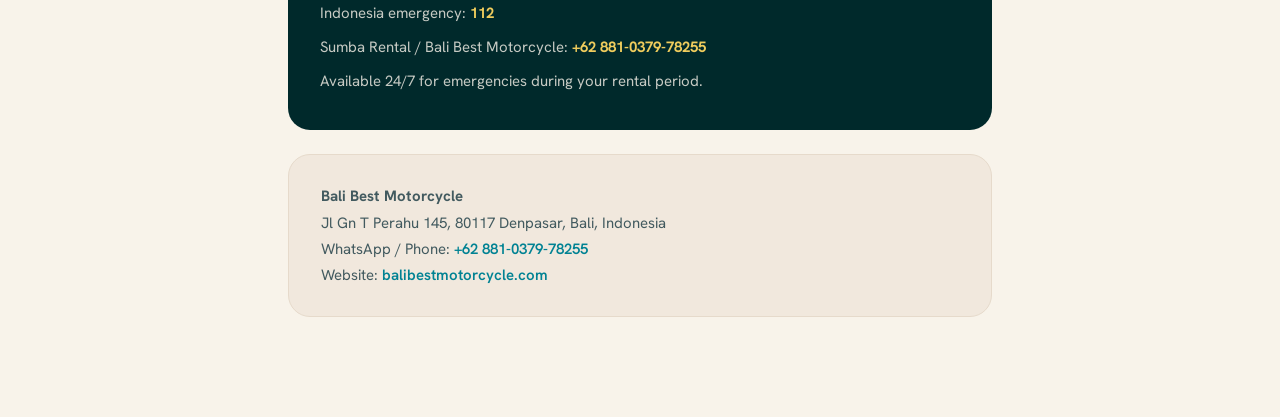
<file: insurance.html>
<!DOCTYPE html>
<html lang="en">
<head>
<!-- Google tag (gtag.js) -->
<script async src="https://www.googletagmanager.com/gtag/js?id=AW-18215532149"></script>
<script>
  window.dataLayer = window.dataLayer || [];
  function gtag(){dataLayer.push(arguments);}
  gtag('js', new Date());
  gtag('config', 'AW-18215532149');
</script>
<meta charset="UTF-8" />
<meta name="viewport" content="width=device-width, initial-scale=1.0" />
<title>Insurance — Sumba Rental Motorbike</title>
<meta name="description" content="Insurance and refundable deposit options for motorbike rentals in Sumba, Indonesia." />
<link rel="canonical" href="https://sumba.balibestmotorcycle.com/insurance" />
<link rel="preconnect" href="https://fonts.googleapis.com" />
<link rel="preconnect" href="https://fonts.gstatic.com" crossorigin />
<link href="https://fonts.googleapis.com/css2?family=Bricolage+Grotesque:opsz,wght@12..96,700;12..96,800&family=Hanken+Grotesk:wght@400;500;600;700&display=swap" rel="stylesheet" />
<link rel="stylesheet" href="styles.css" />
<style>
  .legal-nav { position: fixed; top: 0; left: 0; right: 0; z-index: 50; height: 68px; display: flex; align-items: center; background: color-mix(in oklch, var(--sand) 92%, transparent); backdrop-filter: blur(12px); border-bottom: 1px solid var(--sand-3); }
  .legal-nav .wrap { display: flex; align-items: center; justify-content: space-between; }
  .legal-nav .brand { font-family: var(--font-display); font-weight: 800; font-size: 17px; letter-spacing: -0.02em; color: var(--ink); text-decoration: none; }
  .legal-nav .back { font-size: 14px; font-weight: 600; color: var(--ocean-deep); text-decoration: none; }
  .legal-body { max-width: 760px; margin: 0 auto; padding: 108px 28px 100px; }
  .legal-body .kicker { font-family: var(--font-mono); font-size: 11px; letter-spacing: 0.1em; text-transform: uppercase; color: var(--coral); font-weight: 700; }
  .legal-body h1 { font-family: var(--font-display); font-size: clamp(32px, 5vw, 52px); font-weight: 800; letter-spacing: -0.02em; margin: 12px 0 6px; color: var(--ink); line-height: 1; }
  .legal-body .updated { font-size: 13px; color: var(--ink-faint); margin-bottom: 52px; }
  .legal-body h2 { font-family: var(--font-display); font-size: 20px; font-weight: 700; color: var(--ink); margin: 44px 0 12px; letter-spacing: -0.01em; }
  .legal-body p { font-size: 16px; line-height: 1.75; color: var(--ink-soft); margin: 0 0 14px; }
  .legal-body ul { padding-left: 22px; margin: 0 0 14px; }
  .legal-body ul li { font-size: 16px; line-height: 1.75; color: var(--ink-soft); margin-bottom: 6px; }
  .coverage-grid { display: grid; grid-template-columns: 1fr 1fr; gap: 16px; margin: 20px 0 14px; }
  .coverage-box { padding: 22px 24px; border-radius: var(--r-lg); }
  .coverage-box.yes { background: color-mix(in oklch, var(--ocean) 10%, var(--shell)); border: 1px solid color-mix(in oklch, var(--ocean) 25%, transparent); }
  .coverage-box.no  { background: color-mix(in oklch, var(--coral) 8%, var(--shell));  border: 1px solid color-mix(in oklch, var(--coral) 20%, transparent); }
  .coverage-box .label { font-family: var(--font-mono); font-size: 10px; letter-spacing: 0.08em; text-transform: uppercase; font-weight: 700; margin-bottom: 10px; }
  .coverage-box.yes .label { color: var(--ocean-deep); }
  .coverage-box.no  .label { color: var(--coral-deep); }
  .coverage-box ul { padding-left: 18px; margin: 0; }
  .coverage-box ul li { font-size: 14.5px; color: var(--ink-soft); margin-bottom: 5px; }
  .alert-box { margin: 28px 0; padding: 20px 24px; background: color-mix(in oklch, var(--sun) 18%, var(--shell)); border-left: 4px solid var(--sunset); border-radius: 0 var(--r) var(--r) 0; }
  .alert-box p { margin: 0; font-size: 15px; font-weight: 600; color: var(--ink); }
  .emergency-box { margin-top: 52px; padding: 28px 32px; background: var(--night); border-radius: var(--r-lg); color: var(--sand); }
  .emergency-box h3 { font-family: var(--font-display); font-size: 18px; color: var(--sand); margin: 0 0 14px; }
  .emergency-box p { color: color-mix(in oklch, var(--sand) 80%, transparent); font-size: 15px; margin: 0 0 8px; }
  .emergency-box a { color: var(--sun); font-weight: 700; }
  .contact-box { margin-top: 24px; padding: 28px 32px; background: var(--sand-2); border-radius: var(--r-lg); border: 1px solid var(--sand-3); }
  .contact-box p { margin: 0; font-size: 15px; color: var(--ink-soft); }
  .contact-box a { color: var(--ocean-deep); font-weight: 600; }
  @media (max-width: 640px) { .coverage-grid { grid-template-columns: 1fr; } }
  @media (max-width: 560px) { .legal-body { padding: 96px 18px 80px; } }
</style>
</head>
<body>
<nav class="legal-nav">
  <div class="wrap">
    <a href="/" class="brand">Sumba Rental Motorbike</a>
    <a href="/" class="back">← Back to home</a>
  </div>
</nav>

<main class="legal-body">
  <p class="kicker">Legal</p>
  <h1>Insurance</h1>
  <p class="updated">Last updated: July 2026 · Managed by Bali Best Motorcycle</p>

  <h2>What's Included</h2>
  <p>Every rental includes a helmet at no extra charge. Basic third-party liability coverage is included as required by Indonesian law.</p>

  <div class="coverage-grid">
    <div class="coverage-box yes">
      <p class="label">✓ Included</p>
      <ul>
        <li>1 helmet per bike</li>
        <li>Basic third-party liability</li>
        <li>24/7 roadside assistance contact</li>
        <li>Mechanical breakdown support</li>
      </ul>
    </div>
    <div class="coverage-box no">
      <p class="label">✗ Not included</p>
      <ul>
        <li>Damage to the rented bike</li>
        <li>Theft of the bike</li>
        <li>Personal accident cover</li>
        <li>Medical expenses</li>
      </ul>
    </div>
  </div>

  <h2>Full Damage Cover</h2>
  <p>Every booking includes one of two protection options, chosen and paid online at checkout:</p>
  <ul>
    <li><strong>Insurance Fee</strong> — 100,000 IDR per bike, per day. Non-refundable. Covers accidental damage to the bike for the duration of the rental.</li>
    <li><strong>Refundable Deposit</strong> — Rp 3,000,000 fixed per bike. Refunded after the bike is returned undamaged; deducted to cover repair costs otherwise.</li>
  </ul>

  <h2>What's Not Covered (any plan)</h2>
  <ul>
    <li>Damage caused by riding under the influence of alcohol or drugs</li>
    <li>Damage resulting from participation in any race or speed test</li>
    <li>Theft resulting from negligence (e.g. bike left unlocked)</li>
    <li>Damage caused by an unlicensed rider</li>
    <li>Intentional damage</li>
  </ul>

  <div class="alert-box">
    <p>⚠ We strongly recommend purchasing comprehensive travel insurance that includes motorbike riding before your trip. Check that your policy covers Southeast Asia and off-road terrain.</p>
  </div>

  <h2>In Case of Accident</h2>
  <p>If you are involved in an accident:</p>
  <ul>
    <li>Ensure personal safety first — move to a safe location if possible</li>
    <li>Call emergency services: <strong>112</strong> (Indonesia national emergency)</li>
    <li>Contact us immediately via WhatsApp: <a href="https://wa.me/62881037978255" style="color:var(--ocean-deep);font-weight:600;">+62 881-0379-78255</a></li>
    <li>Do not move the bike if police attendance is required</li>
    <li>Document the scene with photos before any vehicle is moved</li>
    <li>Obtain a police report (Surat Keterangan Kecelakaan) if third parties are involved</li>
  </ul>

  <div class="emergency-box">
    <h3>Emergency Contacts</h3>
    <p>Indonesia emergency: <a href="tel:112">112</a></p>
    <p>Sumba Rental / Bali Best Motorcycle: <a href="https://wa.me/62881037978255">+62 881-0379-78255</a></p>
    <p>Available 24/7 for emergencies during your rental period.</p>
  </div>

  <div class="contact-box">
    <p><strong>Bali Best Motorcycle</strong><br />
    Jl Gn T Perahu 145, 80117 Denpasar, Bali, Indonesia<br />
    WhatsApp / Phone: <a href="https://wa.me/62881037978255">+62 881-0379-78255</a><br />
    Website: <a href="https://balibestmotorcycle.com" target="_blank" rel="noopener">balibestmotorcycle.com</a></p>
  </div>
</main>
</body>
</html>
</file>
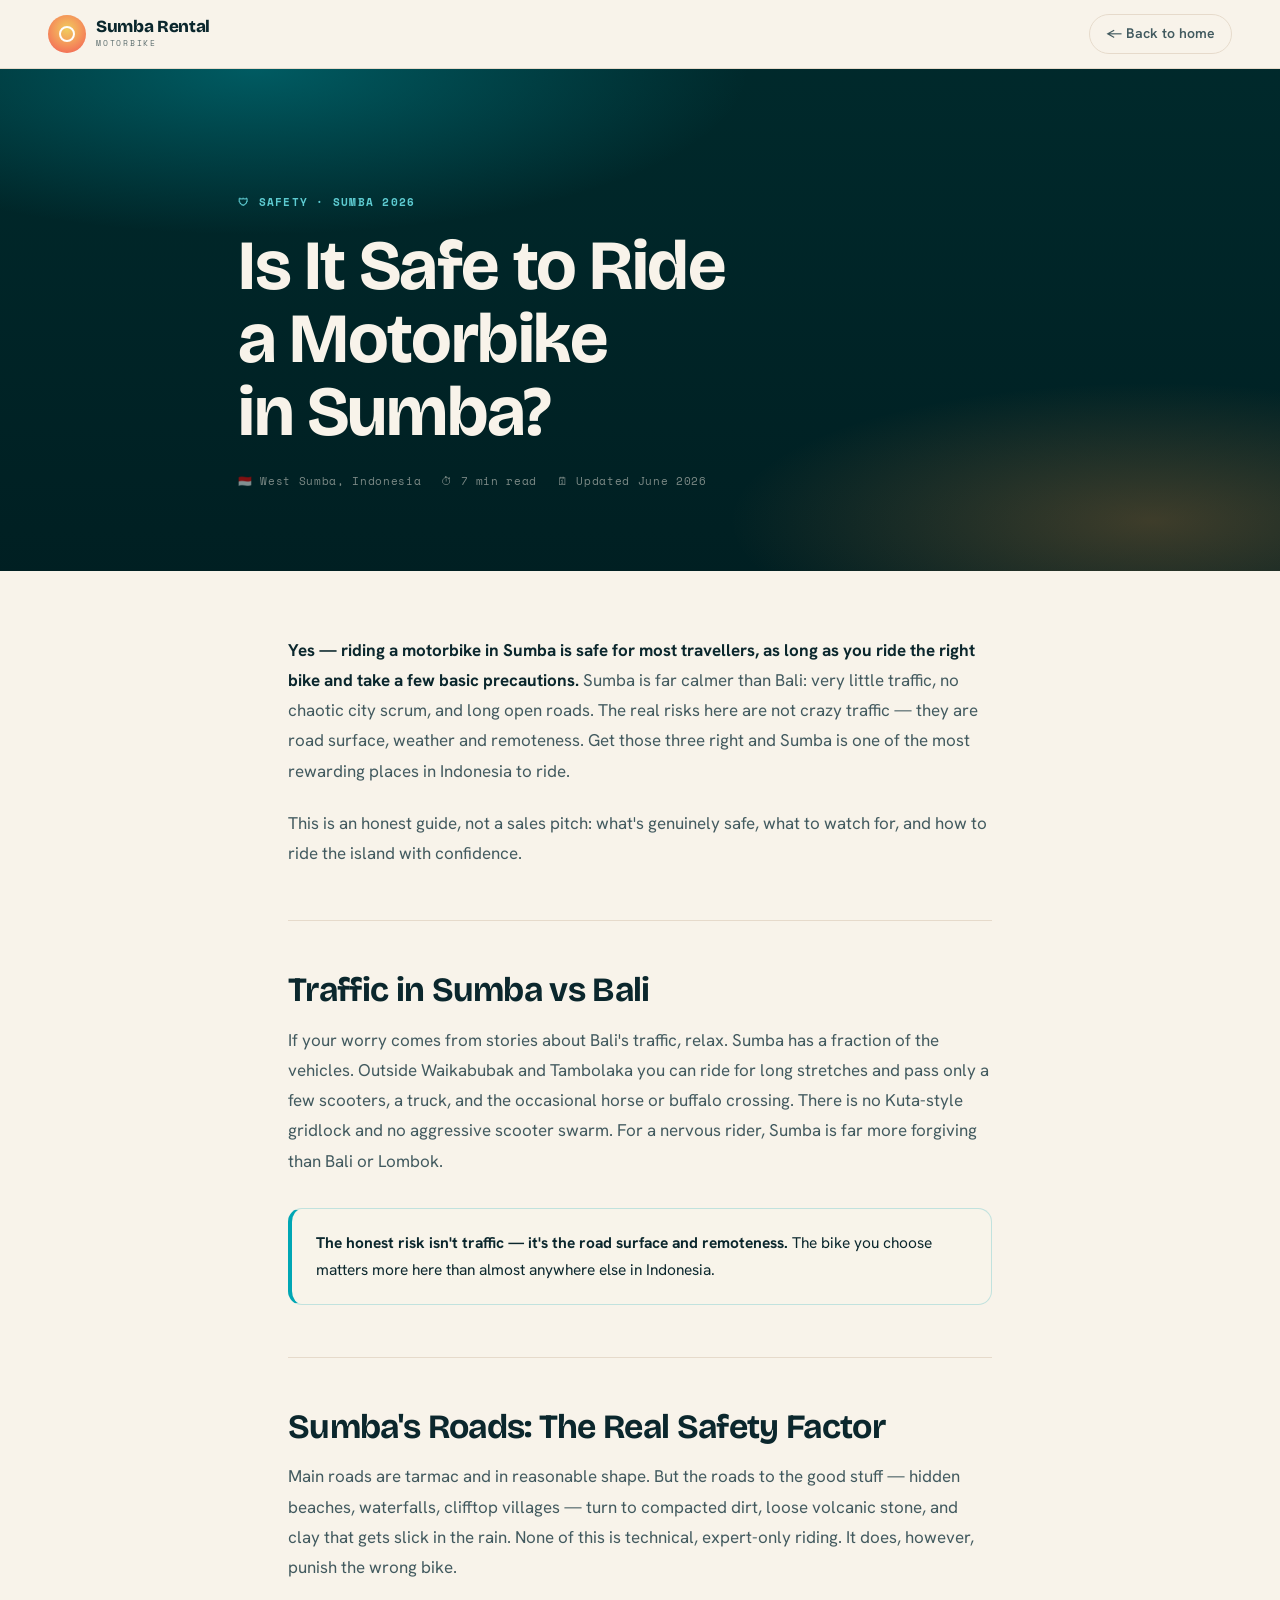
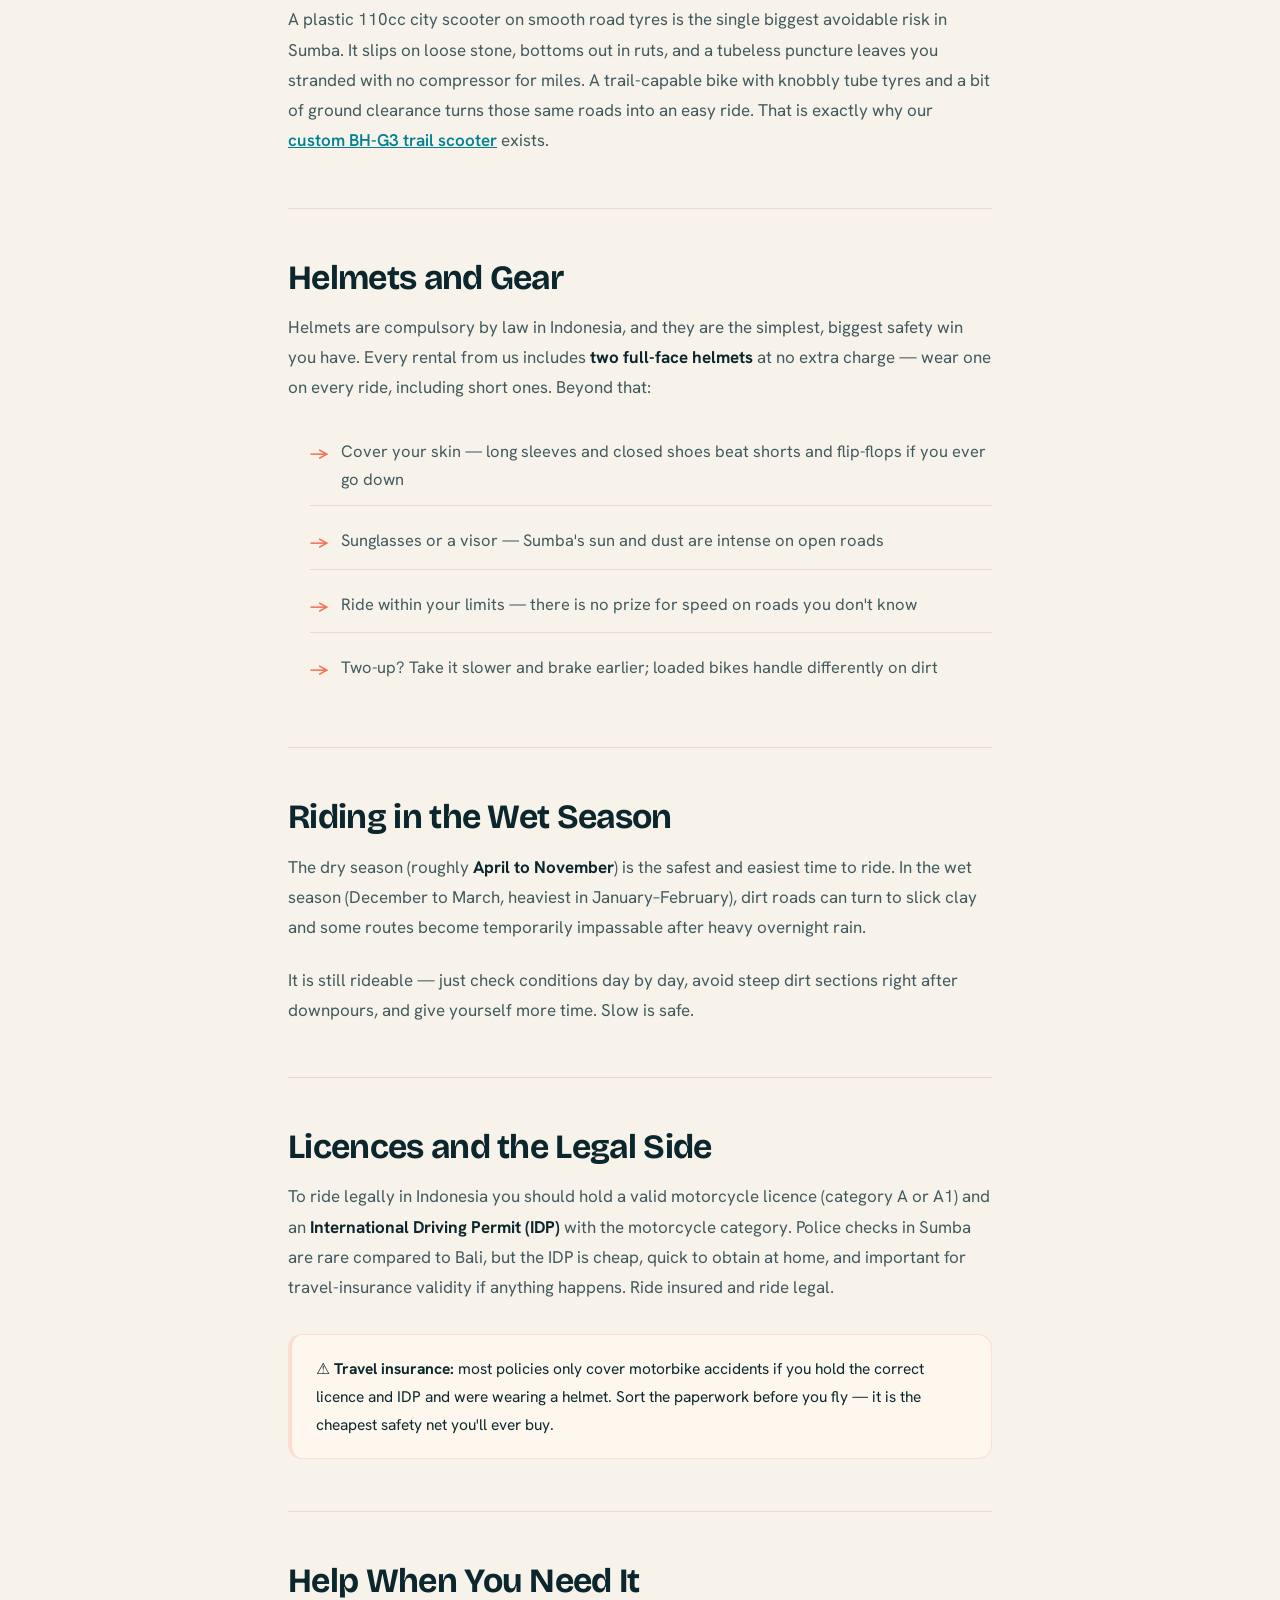
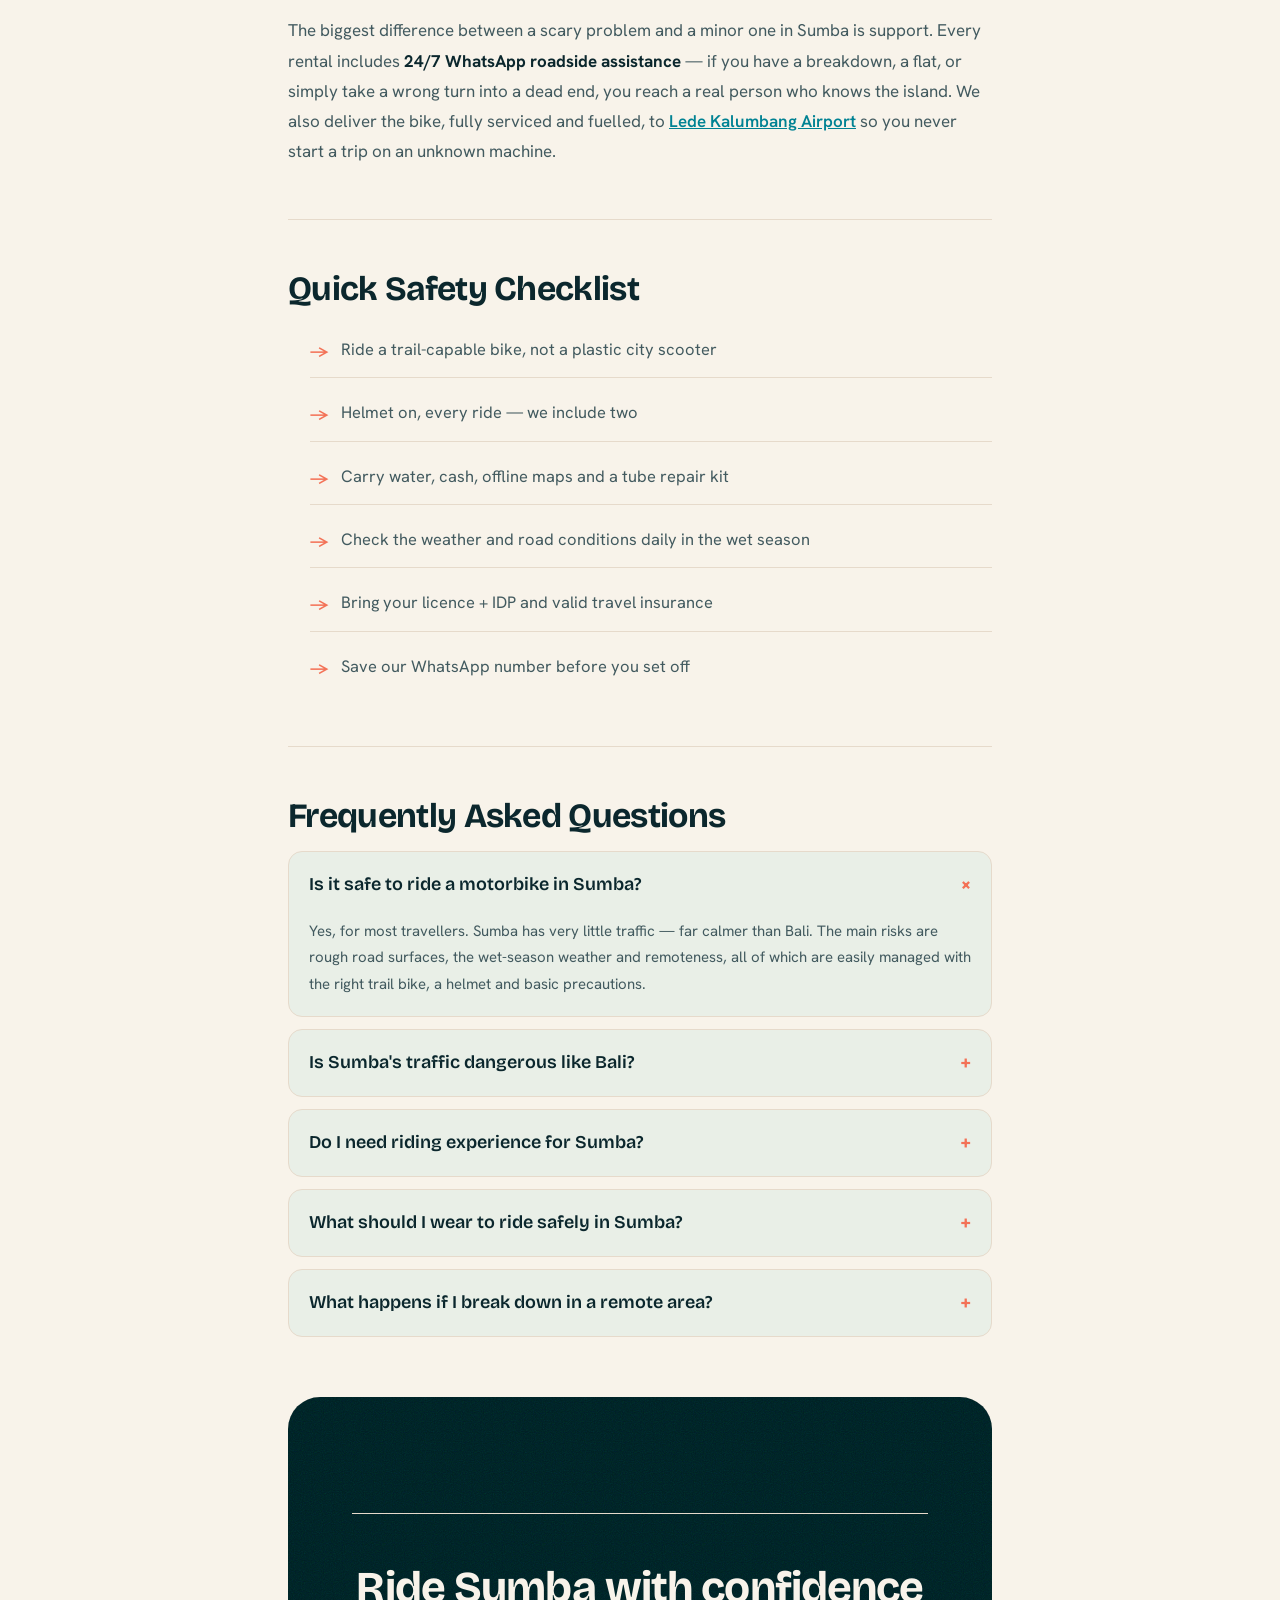
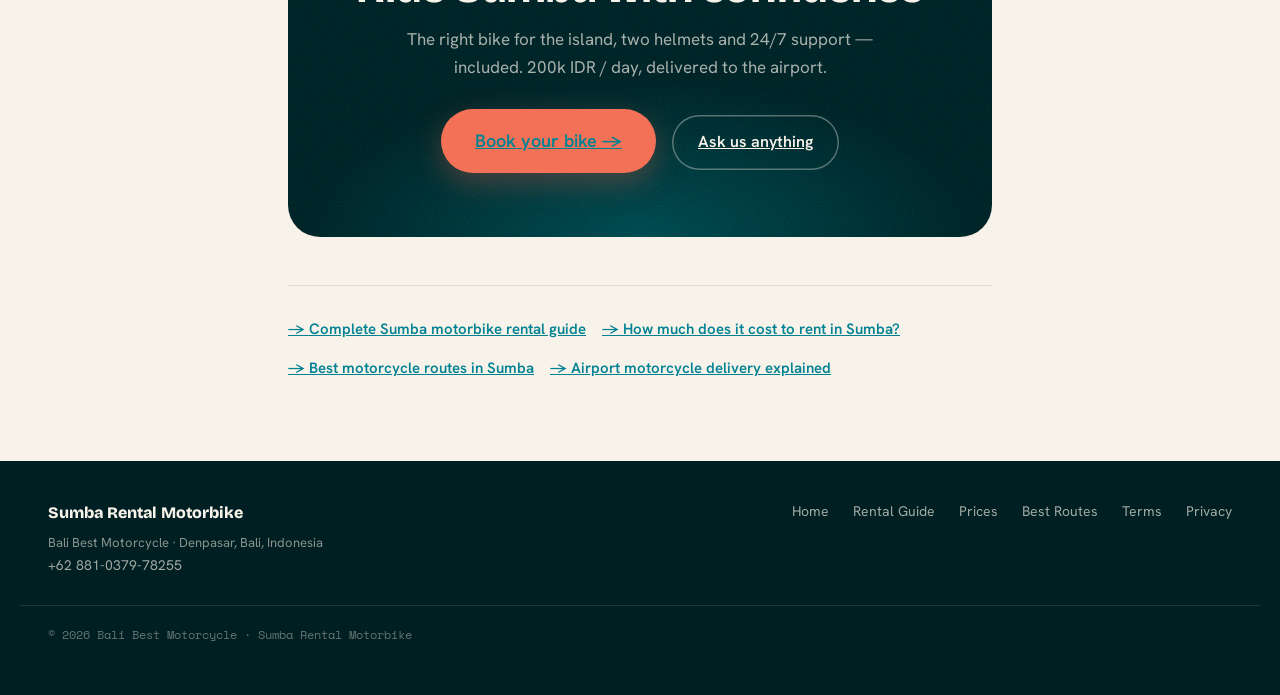
<file: is-it-safe-to-ride-motorbike-sumba.html>
<!DOCTYPE html>
<html lang="en">
<head>
<!-- Google tag (gtag.js) -->
<script async src="https://www.googletagmanager.com/gtag/js?id=AW-18215532149"></script>
<script>
  window.dataLayer = window.dataLayer || [];
  function gtag(){dataLayer.push(arguments);}
  gtag('js', new Date());
  gtag('config', 'AW-18215532149');
</script>
<meta charset="UTF-8" />
<meta name="viewport" content="width=device-width, initial-scale=1.0" />
<title>Is It Safe to Ride a Motorbike in Sumba? (2026 Safety Guide) | Sumba Rental Motorbike</title>
<meta name="description" content="Riding a motorbike in Sumba is safe with the right bike and basic precautions. Real talk on roads, traffic, helmets, the wet season, licences and 24/7 support." />
<meta name="keywords" content="is it safe to ride a motorbike in sumba, sumba motorbike safety, riding scooter sumba safe, sumba roads motorcycle, motorbike accidents sumba" />
<link rel="canonical" href="https://sumba.balibestmotorcycle.com/is-it-safe-to-ride-motorbike-sumba" />
<meta property="og:type" content="article" />
<meta property="og:title" content="Is It Safe to Ride a Motorbike in Sumba? (2026 Guide)" />
<meta property="og:description" content="Yes — with the right bike and basic precautions. A straight-talking safety guide to Sumba's roads, weather, gear and support." />
<meta property="og:url" content="https://sumba.balibestmotorcycle.com/is-it-safe-to-ride-motorbike-sumba" />
<meta property="og:site_name" content="Sumba Rental Motorbike" />
<link rel="preconnect" href="https://fonts.googleapis.com" />
<link rel="preconnect" href="https://fonts.gstatic.com" crossorigin />
<link href="https://fonts.googleapis.com/css2?family=Bricolage+Grotesque:opsz,wght@12..96,600;12..96,700;12..96,800&family=Hanken+Grotesk:wght@400;500;600;700&family=Space+Mono:wght@700&display=swap" rel="stylesheet" />
<link rel="stylesheet" href="styles.css" />
<style>
  .blog-nav { position: sticky; top: 0; z-index: 50; background: color-mix(in oklch, var(--sand) 90%, transparent); backdrop-filter: blur(14px); border-bottom: 1px solid var(--sand-3); }
  .blog-nav-inner { display: flex; align-items: center; justify-content: space-between; height: 68px; }
  .blog-logo { display: flex; align-items: center; gap: 10px; font-family: var(--font-display); font-weight: 800; font-size: 17px; color: var(--ink); letter-spacing: -0.02em; text-decoration: none; }
  .blog-logo-mark { width: 38px; height: 38px; border-radius: 50%; background: radial-gradient(circle at 50% 38%, oklch(0.855 0.135 92), oklch(0.70 0.165 33) 78%); display: grid; place-items: center; }
  .blog-logo-mark span { width: 16px; height: 16px; border-radius: 50%; border: 2.5px solid oklch(0.995 0.005 80); display: block; }
  .blog-back { display: inline-flex; align-items: center; gap: 7px; font-weight: 600; font-size: 14px; color: var(--ink-soft); text-decoration: none; padding: 8px 16px; border-radius: var(--r-pill); border: 1.5px solid var(--sand-3); transition: all .2s; }
  .blog-back:hover { border-color: var(--ink); color: var(--ink); }

  .post-hero { background: var(--night); position: relative; overflow: hidden; padding: 120px 0 80px; }
  .post-hero-bg { position: absolute; inset: 0; background:
    radial-gradient(ellipse 70% 60% at 20% 0%, color-mix(in oklch, var(--ocean) 40%, transparent), transparent 55%),
    radial-gradient(ellipse 60% 50% at 90% 90%, color-mix(in oklch, var(--sunset) 25%, transparent), transparent 55%),
    linear-gradient(180deg, var(--night), var(--night-2)); }
  .post-cat { display: inline-flex; align-items: center; gap: 7px; font-family: var(--font-mono); font-size: 10.5px; letter-spacing: 0.12em; text-transform: uppercase; color: var(--ocean-bright); font-weight: 700; }
  .post-title { font-size: clamp(36px, 5.5vw, 72px); color: var(--sand); line-height: 1.04; margin: 16px 0 24px; }
  .post-meta { font-family: var(--font-mono); font-size: 11px; letter-spacing: 0.06em; color: color-mix(in oklch, var(--sand) 50%, transparent); display: flex; gap: 20px; flex-wrap: wrap; }

  .post-body { max-width: 760px; margin: 0 auto; padding: 64px 28px 80px; }
  .post-body p { font-size: 17px; line-height: 1.78; color: var(--ink-soft); margin-bottom: 22px; }
  .post-body h2 { font-size: clamp(24px, 3vw, 34px); color: var(--ink); margin: 52px 0 18px; padding-top: 52px; border-top: 1px solid var(--sand-3); }
  .post-body h3 { font-size: 20px; color: var(--ink); margin: 28px 0 10px; }
  .post-body ul, .post-body ol { padding-left: 22px; margin-bottom: 22px; }
  .post-body ul li, .post-body ol li { font-size: 16.5px; line-height: 1.72; color: var(--ink-soft); margin-bottom: 8px; }
  .post-body strong { color: var(--ink); font-weight: 700; }
  .post-body a { color: var(--ocean-deep); font-weight: 600; text-decoration: underline; }

  .callout { background: color-mix(in oklch, var(--ocean) 8%, var(--shell)); border: 1px solid color-mix(in oklch, var(--ocean) 22%, transparent); border-left: 4px solid var(--ocean); border-radius: var(--r); padding: 20px 24px; margin: 32px 0; }
  .callout p { margin: 0; font-size: 15.5px; color: var(--ink); }
  .callout-coral { background: color-mix(in oklch, var(--coral) 6%, var(--shell)); border-left-color: var(--coral); border-color: color-mix(in oklch, var(--coral) 20%, transparent); }

  .tip-list { list-style: none; padding: 0; margin: 0 0 22px; }
  .tip-list li { display: flex; align-items: flex-start; gap: 12px; padding: 12px 0; border-bottom: 1px solid var(--sand-3); font-size: 16px; line-height: 1.65; color: var(--ink-soft); }
  .tip-list li:last-child { border-bottom: none; }
  .tip-list li::before { content: "→"; color: var(--coral); font-weight: 700; flex-shrink: 0; margin-top: 2px; }

  .cta-block { background: var(--night-2); border-radius: var(--r-xl); padding: clamp(36px, 5vw, 64px); text-align: center; margin: 60px 0 0; position: relative; overflow: hidden; }
  .cta-block h2 { color: var(--sand); font-size: clamp(28px, 4vw, 44px); margin-bottom: 16px; }
  .cta-block p { color: color-mix(in oklch, var(--sand) 68%, transparent); font-size: 17px; max-width: 480px; margin: 0 auto 28px; line-height: 1.65; }

  .blog-footer { background: var(--night-2); color: var(--sand); padding: 40px 0 50px; }
  .blog-footer-inner { display: flex; justify-content: space-between; align-items: flex-start; flex-wrap: wrap; gap: 28px; }
  .blog-footer a { color: color-mix(in oklch, var(--sand) 65%, transparent); font-size: 14px; text-decoration: none; }
  .blog-footer a:hover { color: var(--sand); }

  .faq-list{display:flex;flex-direction:column;gap:12px;margin:8px 0 8px}
  .faq-list details{background:color-mix(in oklch, var(--ocean) 6%, transparent);border:1px solid var(--sand-3);border-radius:14px;padding:0 20px}
  .faq-list summary{list-style:none;cursor:pointer;padding:16px 0;font-family:'Bricolage Grotesque',sans-serif;font-weight:600;font-size:18px;color:var(--ink);display:flex;justify-content:space-between;align-items:center;gap:1rem}
  .faq-list summary::-webkit-details-marker{display:none}
  .faq-list summary::after{content:'+';font-size:22px;color:var(--coral);transition:transform .25s;flex-shrink:0}
  .faq-list details[open] summary::after{transform:rotate(45deg)}
  .faq-list details p{margin:0;padding:0 0 18px;font-size:15px}
</style>
<script type="application/ld+json">
{
  "@context": "https://schema.org",
  "@type": "Article",
  "headline": "Is It Safe to Ride a Motorbike in Sumba? (2026 Safety Guide)",
  "description": "An honest safety guide to riding a motorbike in Sumba, Indonesia: road conditions, traffic, helmets and gear, the wet season, licences and roadside support.",
  "datePublished": "2026-06-29",
  "dateModified": "2026-06-29",
  "author": { "@type": "Organization", "name": "Sumba Rental Motorbike" },
  "publisher": { "@type": "Organization", "name": "Sumba Rental Motorbike", "@id": "https://sumba.balibestmotorcycle.com/#business" },
  "mainEntityOfPage": { "@type": "WebPage", "@id": "https://sumba.balibestmotorcycle.com/is-it-safe-to-ride-motorbike-sumba" }
}
</script>
</head>
<body>

<!-- NAV -->
<nav class="blog-nav">
  <div class="wrap blog-nav-inner">
    <a href="/" class="blog-logo">
      <div class="blog-logo-mark"><span></span></div>
      <div>
        <div style="line-height: 0.95;">Sumba&nbsp;Rental</div>
        <div style="font-family: var(--font-mono); font-size: 8px; letter-spacing: 0.22em; opacity: 0.65; font-weight: 400; text-transform: uppercase; margin-top: 2px;">Motorbike</div>
      </div>
    </a>
    <a href="/" class="blog-back">← Back to home</a>
  </div>
</nav>

<!-- HERO -->
<section class="post-hero">
  <div class="post-hero-bg"></div>
  <div class="wrap" style="position: relative; z-index: 1; max-width: 860px;">
    <div class="post-cat">🛡 Safety · Sumba 2026</div>
    <h1 class="post-title">Is It Safe to Ride<br>a Motorbike<br>in Sumba?</h1>
    <div class="post-meta">
      <span>🇮🇩 West Sumba, Indonesia</span>
      <span>⏱ 7 min read</span>
      <span>🗓 Updated June 2026</span>
    </div>
  </div>
</section>

<!-- ARTICLE -->
<main class="post-body wrap">

  <p>
    <strong>Yes — riding a motorbike in Sumba is safe for most travellers, as long as you ride the right bike and take a few basic precautions.</strong> Sumba is far calmer than Bali: very little traffic, no chaotic city scrum, and long open roads. The real risks here are not crazy traffic — they are road surface, weather and remoteness. Get those three right and Sumba is one of the most rewarding places in Indonesia to ride.
  </p>
  <p>
    This is an honest guide, not a sales pitch: what's genuinely safe, what to watch for, and how to ride the island with confidence.
  </p>

  <h2>Traffic in Sumba vs Bali</h2>
  <p>
    If your worry comes from stories about Bali's traffic, relax. Sumba has a fraction of the vehicles. Outside Waikabubak and Tambolaka you can ride for long stretches and pass only a few scooters, a truck, and the occasional horse or buffalo crossing. There is no Kuta-style gridlock and no aggressive scooter swarm. For a nervous rider, Sumba is far more forgiving than Bali or Lombok.
  </p>

  <div class="callout">
    <p><strong>The honest risk isn't traffic — it's the road surface and remoteness.</strong> The bike you choose matters more here than almost anywhere else in Indonesia.</p>
  </div>

  <h2>Sumba's Roads: The Real Safety Factor</h2>
  <p>
    Main roads are tarmac and in reasonable shape. But the roads to the good stuff — hidden beaches, waterfalls, clifftop villages — turn to compacted dirt, loose volcanic stone, and clay that gets slick in the rain. None of this is technical, expert-only riding. It does, however, punish the wrong bike.
  </p>
  <p>
    A plastic 110cc city scooter on smooth road tyres is the single biggest avoidable risk in Sumba. It slips on loose stone, bottoms out in ruts, and a tubeless puncture leaves you stranded with no compressor for miles. A trail-capable bike with knobbly tube tyres and a bit of ground clearance turns those same roads into an easy ride. That is exactly why our <a href="/sumba-motorbike-rental-guide">custom BH-G3 trail scooter</a> exists.
  </p>

  <h2>Helmets and Gear</h2>
  <p>
    Helmets are compulsory by law in Indonesia, and they are the simplest, biggest safety win you have. Every rental from us includes <strong>two full-face helmets</strong> at no extra charge — wear one on every ride, including short ones. Beyond that:
  </p>
  <ul class="tip-list">
    <li>Cover your skin — long sleeves and closed shoes beat shorts and flip-flops if you ever go down</li>
    <li>Sunglasses or a visor — Sumba's sun and dust are intense on open roads</li>
    <li>Ride within your limits — there is no prize for speed on roads you don't know</li>
    <li>Two-up? Take it slower and brake earlier; loaded bikes handle differently on dirt</li>
  </ul>

  <h2>Riding in the Wet Season</h2>
  <p>
    The dry season (roughly <strong>April to November</strong>) is the safest and easiest time to ride. In the wet season (December to March, heaviest in January–February), dirt roads can turn to slick clay and some routes become temporarily impassable after heavy overnight rain.
  </p>
  <p>
    It is still rideable — just check conditions day by day, avoid steep dirt sections right after downpours, and give yourself more time. Slow is safe.
  </p>

  <h2>Licences and the Legal Side</h2>
  <p>
    To ride legally in Indonesia you should hold a valid motorcycle licence (category A or A1) and an <strong>International Driving Permit (IDP)</strong> with the motorcycle category. Police checks in Sumba are rare compared to Bali, but the IDP is cheap, quick to obtain at home, and important for travel-insurance validity if anything happens. Ride insured and ride legal.
  </p>

  <div class="callout callout-coral">
    <p>⚠️ <strong>Travel insurance:</strong> most policies only cover motorbike accidents if you hold the correct licence and IDP and were wearing a helmet. Sort the paperwork before you fly — it is the cheapest safety net you'll ever buy.</p>
  </div>

  <h2>Help When You Need It</h2>
  <p>
    The biggest difference between a scary problem and a minor one in Sumba is support. Every rental includes <strong>24/7 WhatsApp roadside assistance</strong> — if you have a breakdown, a flat, or simply take a wrong turn into a dead end, you reach a real person who knows the island. We also deliver the bike, fully serviced and fuelled, to <a href="/bike-rental-sumba-airport-delivery">Lede Kalumbang Airport</a> so you never start a trip on an unknown machine.
  </p>

  <h2>Quick Safety Checklist</h2>
  <ul class="tip-list">
    <li>Ride a trail-capable bike, not a plastic city scooter</li>
    <li>Helmet on, every ride — we include two</li>
    <li>Carry water, cash, offline maps and a tube repair kit</li>
    <li>Check the weather and road conditions daily in the wet season</li>
    <li>Bring your licence + IDP and valid travel insurance</li>
    <li>Save our WhatsApp number before you set off</li>
  </ul>

  <h2>Frequently Asked Questions</h2>
  <div class="faq-list">
    <details open><summary>Is it safe to ride a motorbike in Sumba?</summary><p>Yes, for most travellers. Sumba has very little traffic — far calmer than Bali. The main risks are rough road surfaces, the wet-season weather and remoteness, all of which are easily managed with the right trail bike, a helmet and basic precautions.</p></details>
    <details><summary>Is Sumba's traffic dangerous like Bali?</summary><p>No. Sumba has a fraction of Bali's vehicles. Outside the two main towns you often ride near-empty roads, which makes it much more forgiving for nervous riders.</p></details>
    <details><summary>Do I need riding experience for Sumba?</summary><p>No off-road expertise is required, but you should be comfortable on an automatic scooter. The roads to remote spots include dirt and loose stone, so a trail-capable bike makes them easy even for confident beginners.</p></details>
    <details><summary>What should I wear to ride safely in Sumba?</summary><p>Always a helmet (we include two full-face helmets). Add long sleeves, closed shoes, sunglasses and sunscreen. Cover your skin in case of a fall and protect against the strong sun and dust.</p></details>
    <details><summary>What happens if I break down in a remote area?</summary><p>Every rental includes 24/7 WhatsApp roadside support. You reach a real person who knows Sumba and can organise help. Our bikes also use tube tyres that can be repaired at any roadside warung.</p></details>
  </div>
  <script type="application/ld+json">
  {
    "@context": "https://schema.org",
    "@type": "FAQPage",
    "mainEntity": [
      { "@type": "Question", "name": "Is it safe to ride a motorbike in Sumba?", "acceptedAnswer": { "@type": "Answer", "text": "Yes, for most travellers. Sumba has very little traffic, far calmer than Bali. The main risks are rough road surfaces, the wet-season weather and remoteness, all easily managed with the right trail bike, a helmet and basic precautions." } },
      { "@type": "Question", "name": "Is Sumba's traffic dangerous like Bali?", "acceptedAnswer": { "@type": "Answer", "text": "No. Sumba has a fraction of Bali's vehicles. Outside the two main towns you often ride near-empty roads, which makes it much more forgiving for nervous riders." } },
      { "@type": "Question", "name": "Do I need riding experience for Sumba?", "acceptedAnswer": { "@type": "Answer", "text": "No off-road expertise is required, but you should be comfortable on an automatic scooter. The roads to remote spots include dirt and loose stone, so a trail-capable bike makes them easy even for confident beginners." } },
      { "@type": "Question", "name": "What should I wear to ride safely in Sumba?", "acceptedAnswer": { "@type": "Answer", "text": "Always a helmet (we include two full-face helmets). Add long sleeves, closed shoes, sunglasses and sunscreen to protect against falls, sun and dust." } },
      { "@type": "Question", "name": "What happens if I break down in a remote area?", "acceptedAnswer": { "@type": "Answer", "text": "Every rental includes 24/7 WhatsApp roadside support — you reach a real person who knows Sumba and can organise help. Our bikes also use tube tyres that can be repaired at any roadside warung." } }
    ]
  }
  </script>

  <!-- CTA -->
  <div class="cta-block grain" style="position: relative; overflow: hidden;">
    <div style="position: absolute; inset: 0; background: radial-gradient(ellipse 80% 60% at 50% 100%, color-mix(in oklch, var(--ocean) 28%, transparent), transparent 60%);"></div>
    <div style="position: relative; z-index: 1;">
      <h2>Ride Sumba with confidence</h2>
      <p>The right bike for the island, two helmets and 24/7 support — included. 200k IDR / day, delivered to the airport.</p>
      <a href="/" class="btn btn-primary btn-lg" style="margin-right: 12px;">Book your bike →</a>
      <a href="https://wa.me/62881037978255" target="_blank" rel="noopener" class="btn btn-ghost" style="color: var(--sand); box-shadow: inset 0 0 0 1.5px color-mix(in oklch, var(--sand) 35%, transparent);">Ask us anything</a>
    </div>
  </div>

  <div style="margin-top: 48px; padding-top: 32px; border-top: 1px solid var(--sand-3); display: flex; gap: 16px; flex-wrap: wrap;">
    <a href="/sumba-motorbike-rental-guide" style="color: var(--ocean-deep); font-weight: 600; font-size: 15px;">→ Complete Sumba motorbike rental guide</a>
    <a href="/sumba-motorbike-rental-cost" style="color: var(--ocean-deep); font-weight: 600; font-size: 15px;">→ How much does it cost to rent in Sumba?</a>
    <a href="/best-routes-sumba-motorcycle" style="color: var(--ocean-deep); font-weight: 600; font-size: 15px;">→ Best motorcycle routes in Sumba</a>
    <a href="/bike-rental-sumba-airport-delivery" style="color: var(--ocean-deep); font-weight: 600; font-size: 15px;">→ Airport motorcycle delivery explained</a>
  </div>

</main>

<!-- FOOTER -->
<footer class="blog-footer">
  <div class="wrap blog-footer-inner">
    <div>
      <div style="font-family: var(--font-display); font-weight: 800; font-size: 16px; color: var(--sand); margin-bottom: 8px;">Sumba Rental Motorbike</div>
      <div style="font-size: 13px; color: color-mix(in oklch, var(--sand) 55%, transparent); line-height: 1.6;">
        Bali Best Motorcycle · Denpasar, Bali, Indonesia<br>
        <a href="https://wa.me/62881037978255">+62 881-0379-78255</a>
      </div>
    </div>
    <div style="display: flex; gap: 24px; flex-wrap: wrap; align-items: flex-start;">
      <a href="/">Home</a>
      <a href="/sumba-motorbike-rental-guide">Rental Guide</a>
      <a href="/sumba-motorbike-rental-cost">Prices</a>
      <a href="/best-routes-sumba-motorcycle">Best Routes</a>
      <a href="/terms">Terms</a>
      <a href="/privacy">Privacy</a>
    </div>
  </div>
  <div class="wrap" style="margin-top: 28px; padding-top: 20px; border-top: 1px solid color-mix(in oklch, var(--sand) 12%, transparent); font-size: 12px; color: color-mix(in oklch, var(--sand) 40%, transparent); font-family: var(--font-mono);">
    © 2026 Bali Best Motorcycle · Sumba Rental Motorbike
  </div>
</footer>

</body>
</html>
</file>
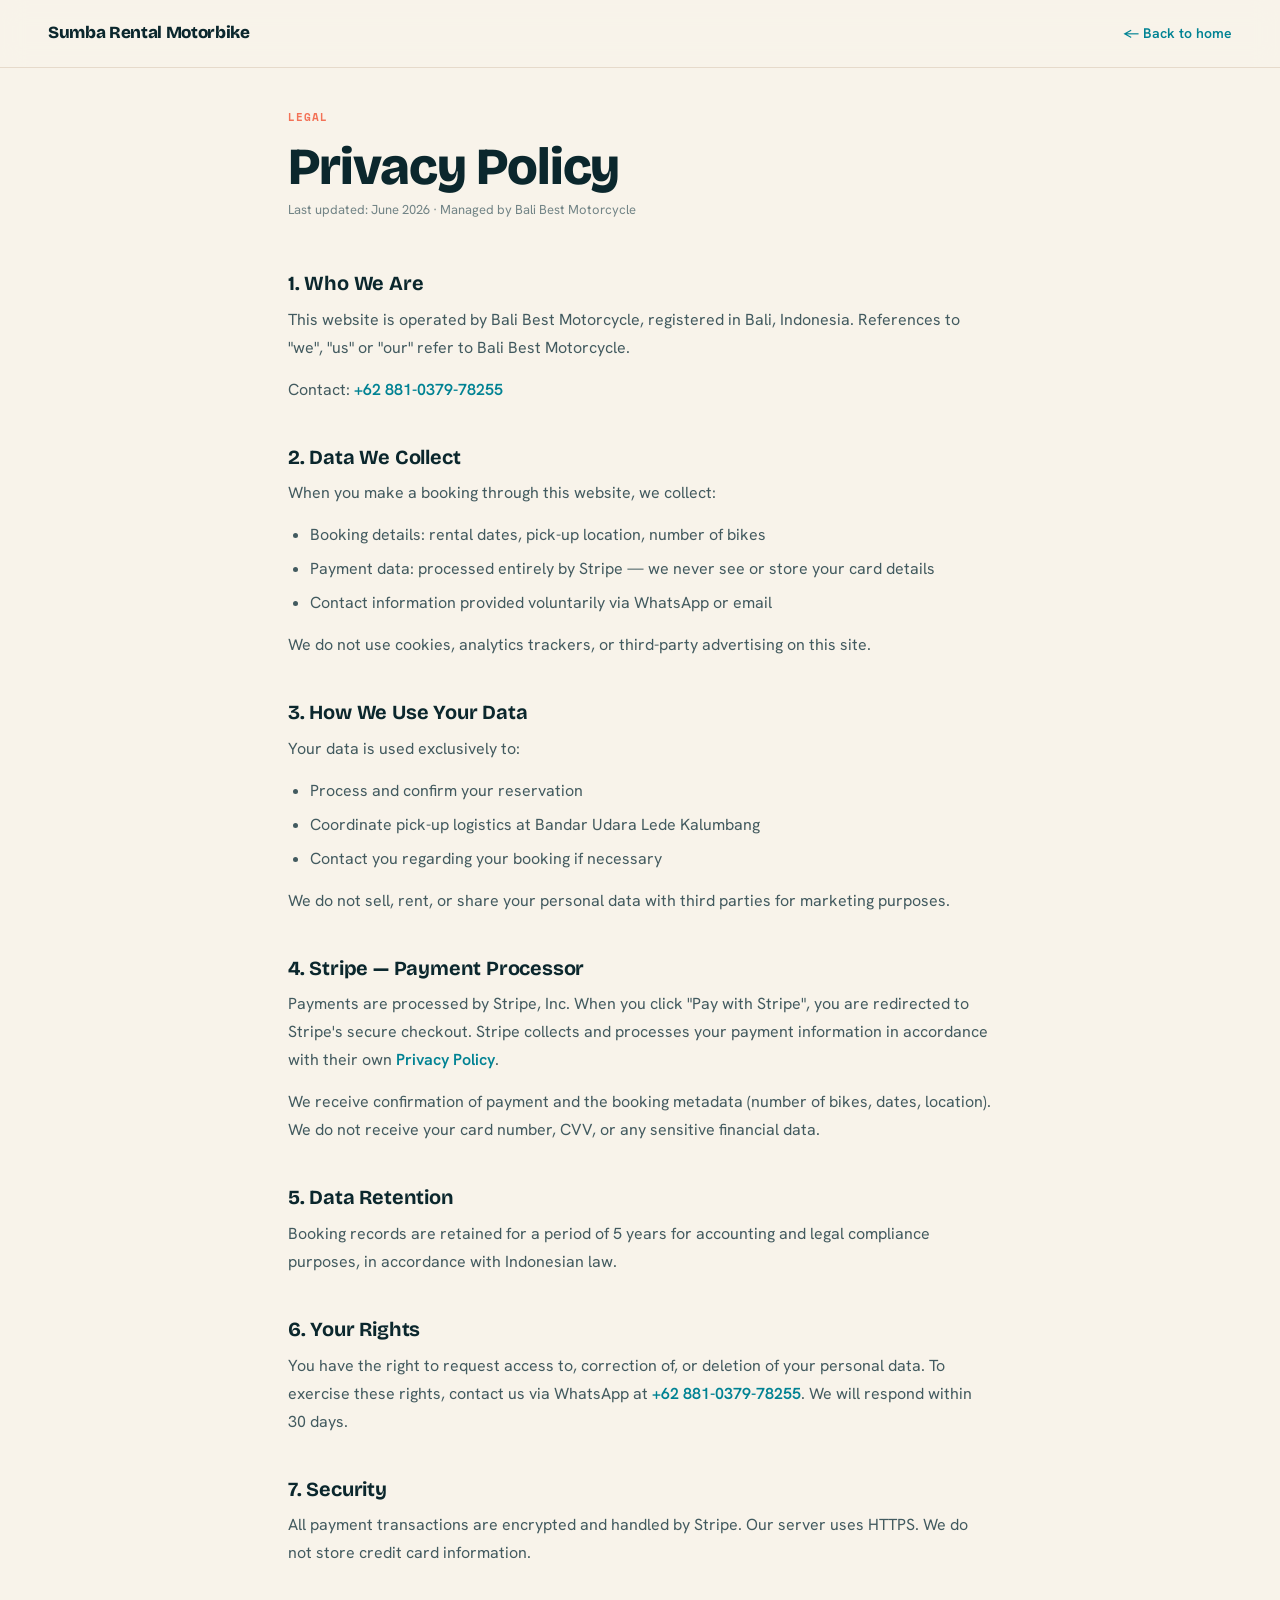
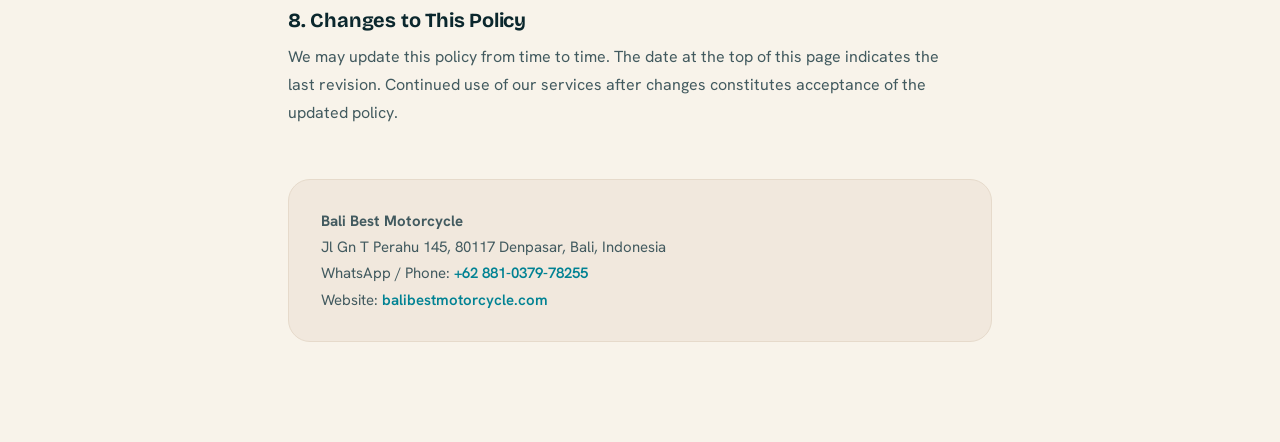
<file: privacy.html>
<!DOCTYPE html>
<html lang="en">
<head>
<!-- Google tag (gtag.js) -->
<script async src="https://www.googletagmanager.com/gtag/js?id=AW-18215532149"></script>
<script>
  window.dataLayer = window.dataLayer || [];
  function gtag(){dataLayer.push(arguments);}
  gtag('js', new Date());
  gtag('config', 'AW-18215532149');
</script>
<meta charset="UTF-8" />
<meta name="viewport" content="width=device-width, initial-scale=1.0" />
<title>Privacy Policy — Sumba Rental Motorbike</title>
<meta name="description" content="Privacy policy of Sumba Rental Motorbike: what data we collect and how we use it." />
<link rel="canonical" href="https://sumba.balibestmotorcycle.com/privacy" />
<link rel="preconnect" href="https://fonts.googleapis.com" />
<link rel="preconnect" href="https://fonts.gstatic.com" crossorigin />
<link href="https://fonts.googleapis.com/css2?family=Bricolage+Grotesque:opsz,wght@12..96,700;12..96,800&family=Hanken+Grotesk:wght@400;500;600;700&display=swap" rel="stylesheet" />
<link rel="stylesheet" href="styles.css" />
<style>
  .legal-nav { position: fixed; top: 0; left: 0; right: 0; z-index: 50; height: 68px; display: flex; align-items: center; background: color-mix(in oklch, var(--sand) 92%, transparent); backdrop-filter: blur(12px); border-bottom: 1px solid var(--sand-3); }
  .legal-nav .wrap { display: flex; align-items: center; justify-content: space-between; }
  .legal-nav .brand { font-family: var(--font-display); font-weight: 800; font-size: 17px; letter-spacing: -0.02em; color: var(--ink); text-decoration: none; }
  .legal-nav .back { font-size: 14px; font-weight: 600; color: var(--ocean-deep); text-decoration: none; display: flex; align-items: center; gap: 6px; }
  .legal-body { max-width: 760px; margin: 0 auto; padding: 108px 28px 100px; }
  .legal-body .kicker { font-family: var(--font-mono); font-size: 11px; letter-spacing: 0.1em; text-transform: uppercase; color: var(--coral); font-weight: 700; }
  .legal-body h1 { font-family: var(--font-display); font-size: clamp(32px, 5vw, 52px); font-weight: 800; letter-spacing: -0.02em; margin: 12px 0 6px; color: var(--ink); line-height: 1; }
  .legal-body .updated { font-size: 13px; color: var(--ink-faint); margin-bottom: 52px; }
  .legal-body h2 { font-family: var(--font-display); font-size: 20px; font-weight: 700; color: var(--ink); margin: 44px 0 12px; letter-spacing: -0.01em; }
  .legal-body p { font-size: 16px; line-height: 1.75; color: var(--ink-soft); margin: 0 0 14px; }
  .legal-body ul { padding-left: 22px; margin: 0 0 14px; }
  .legal-body ul li { font-size: 16px; line-height: 1.75; color: var(--ink-soft); margin-bottom: 6px; }
  .legal-body .contact-box { margin-top: 52px; padding: 28px 32px; background: var(--sand-2); border-radius: var(--r-lg); border: 1px solid var(--sand-3); }
  .legal-body .contact-box p { margin: 0; font-size: 15px; }
  .legal-body .contact-box a { color: var(--ocean-deep); font-weight: 600; }
  @media (max-width: 560px) { .legal-body { padding: 96px 18px 80px; } }
</style>
</head>
<body>
<nav class="legal-nav">
  <div class="wrap">
    <a href="/" class="brand">Sumba Rental Motorbike</a>
    <a href="/" class="back">← Back to home</a>
  </div>
</nav>

<main class="legal-body">
  <p class="kicker">Legal</p>
  <h1>Privacy Policy</h1>
  <p class="updated">Last updated: June 2026 · Managed by Bali Best Motorcycle</p>

  <h2>1. Who We Are</h2>
  <p>This website is operated by Bali Best Motorcycle, registered in Bali, Indonesia. References to "we", "us" or "our" refer to Bali Best Motorcycle.</p>
  <p>Contact: <a href="https://wa.me/62881037978255" style="color:var(--ocean-deep);font-weight:600;">+62 881-0379-78255</a></p>

  <h2>2. Data We Collect</h2>
  <p>When you make a booking through this website, we collect:</p>
  <ul>
    <li>Booking details: rental dates, pick-up location, number of bikes</li>
    <li>Payment data: processed entirely by Stripe — we never see or store your card details</li>
    <li>Contact information provided voluntarily via WhatsApp or email</li>
  </ul>
  <p>We do not use cookies, analytics trackers, or third-party advertising on this site.</p>

  <h2>3. How We Use Your Data</h2>
  <p>Your data is used exclusively to:</p>
  <ul>
    <li>Process and confirm your reservation</li>
    <li>Coordinate pick-up logistics at Bandar Udara Lede Kalumbang</li>
    <li>Contact you regarding your booking if necessary</li>
  </ul>
  <p>We do not sell, rent, or share your personal data with third parties for marketing purposes.</p>

  <h2>4. Stripe — Payment Processor</h2>
  <p>Payments are processed by Stripe, Inc. When you click "Pay with Stripe", you are redirected to Stripe's secure checkout. Stripe collects and processes your payment information in accordance with their own <a href="https://stripe.com/privacy" target="_blank" rel="noopener" style="color:var(--ocean-deep);font-weight:600;">Privacy Policy</a>.</p>
  <p>We receive confirmation of payment and the booking metadata (number of bikes, dates, location). We do not receive your card number, CVV, or any sensitive financial data.</p>

  <h2>5. Data Retention</h2>
  <p>Booking records are retained for a period of 5 years for accounting and legal compliance purposes, in accordance with Indonesian law.</p>

  <h2>6. Your Rights</h2>
  <p>You have the right to request access to, correction of, or deletion of your personal data. To exercise these rights, contact us via WhatsApp at <a href="https://wa.me/62881037978255" style="color:var(--ocean-deep);font-weight:600;">+62 881-0379-78255</a>. We will respond within 30 days.</p>

  <h2>7. Security</h2>
  <p>All payment transactions are encrypted and handled by Stripe. Our server uses HTTPS. We do not store credit card information.</p>

  <h2>8. Changes to This Policy</h2>
  <p>We may update this policy from time to time. The date at the top of this page indicates the last revision. Continued use of our services after changes constitutes acceptance of the updated policy.</p>

  <div class="contact-box">
    <p><strong>Bali Best Motorcycle</strong><br />
    Jl Gn T Perahu 145, 80117 Denpasar, Bali, Indonesia<br />
    WhatsApp / Phone: <a href="https://wa.me/62881037978255">+62 881-0379-78255</a><br />
    Website: <a href="https://balibestmotorcycle.com" target="_blank" rel="noopener">balibestmotorcycle.com</a></p>
  </div>
</main>
</body>
</html>
</file>
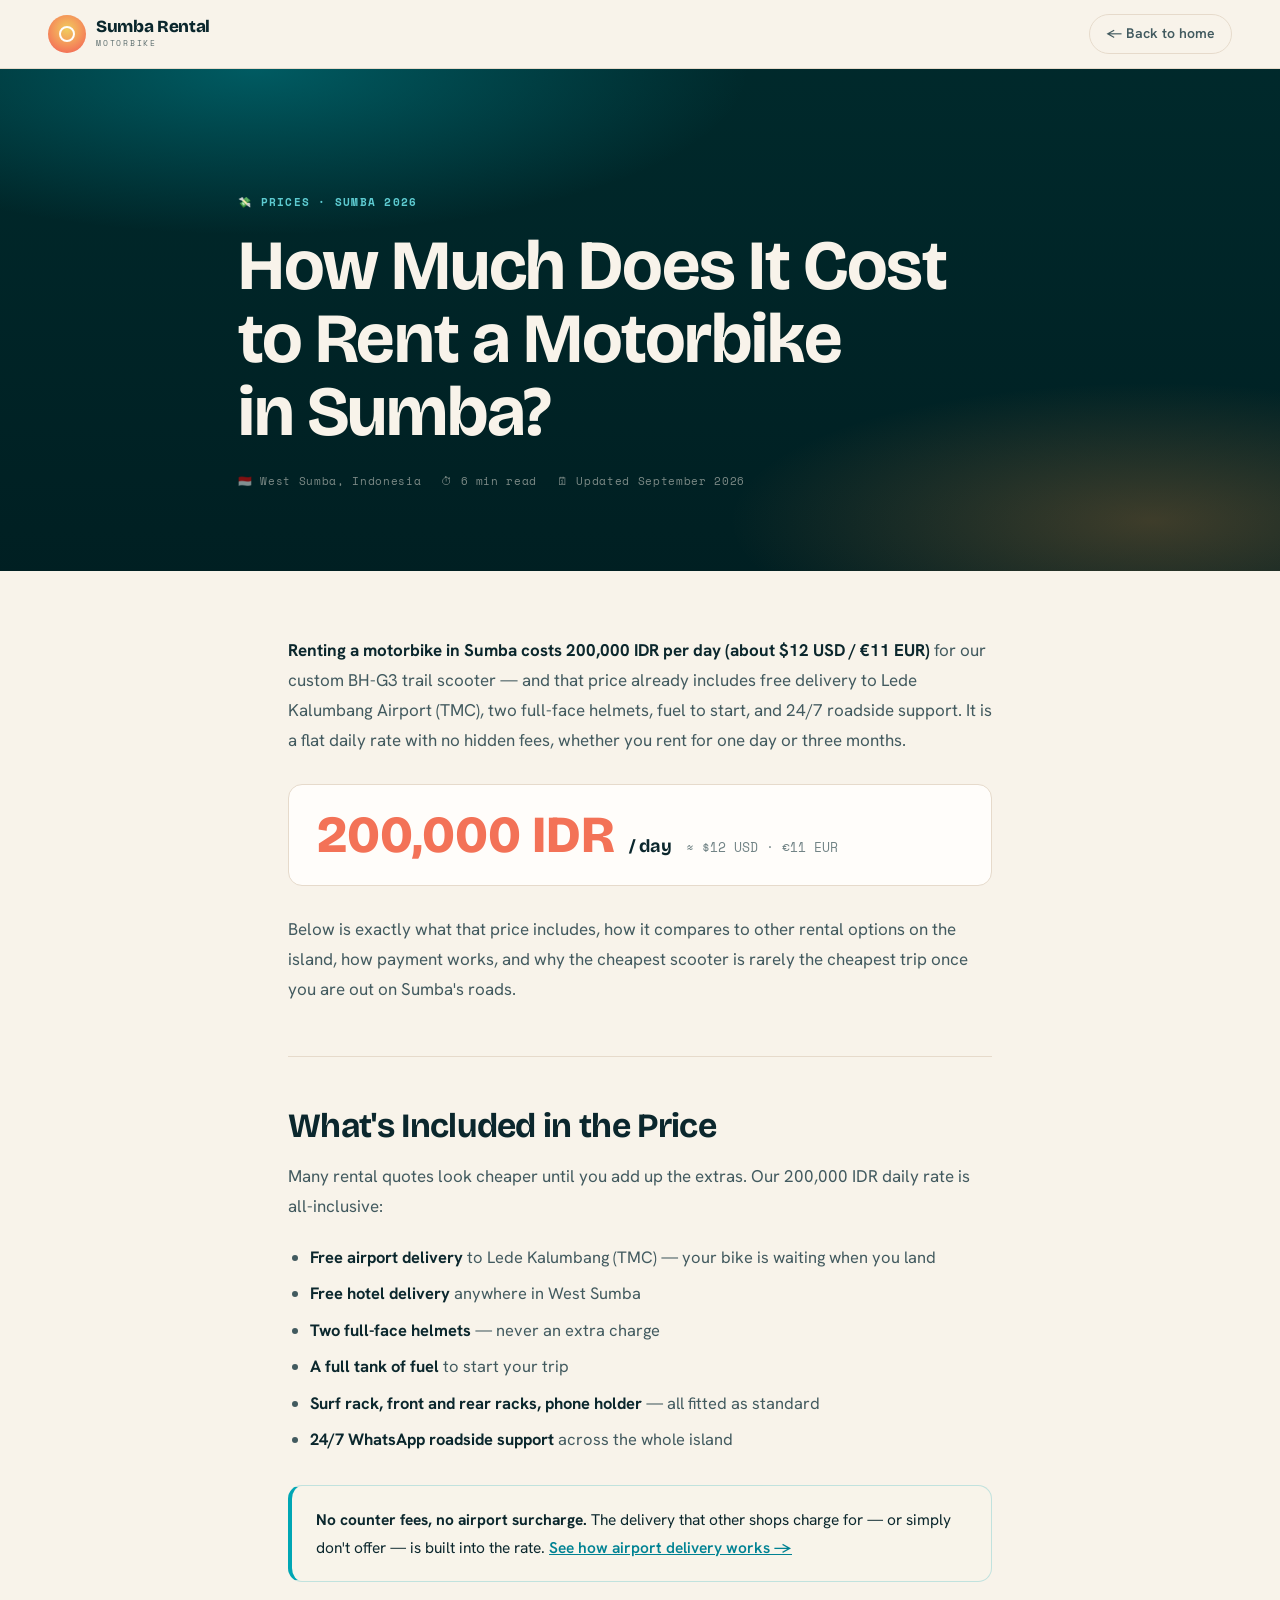
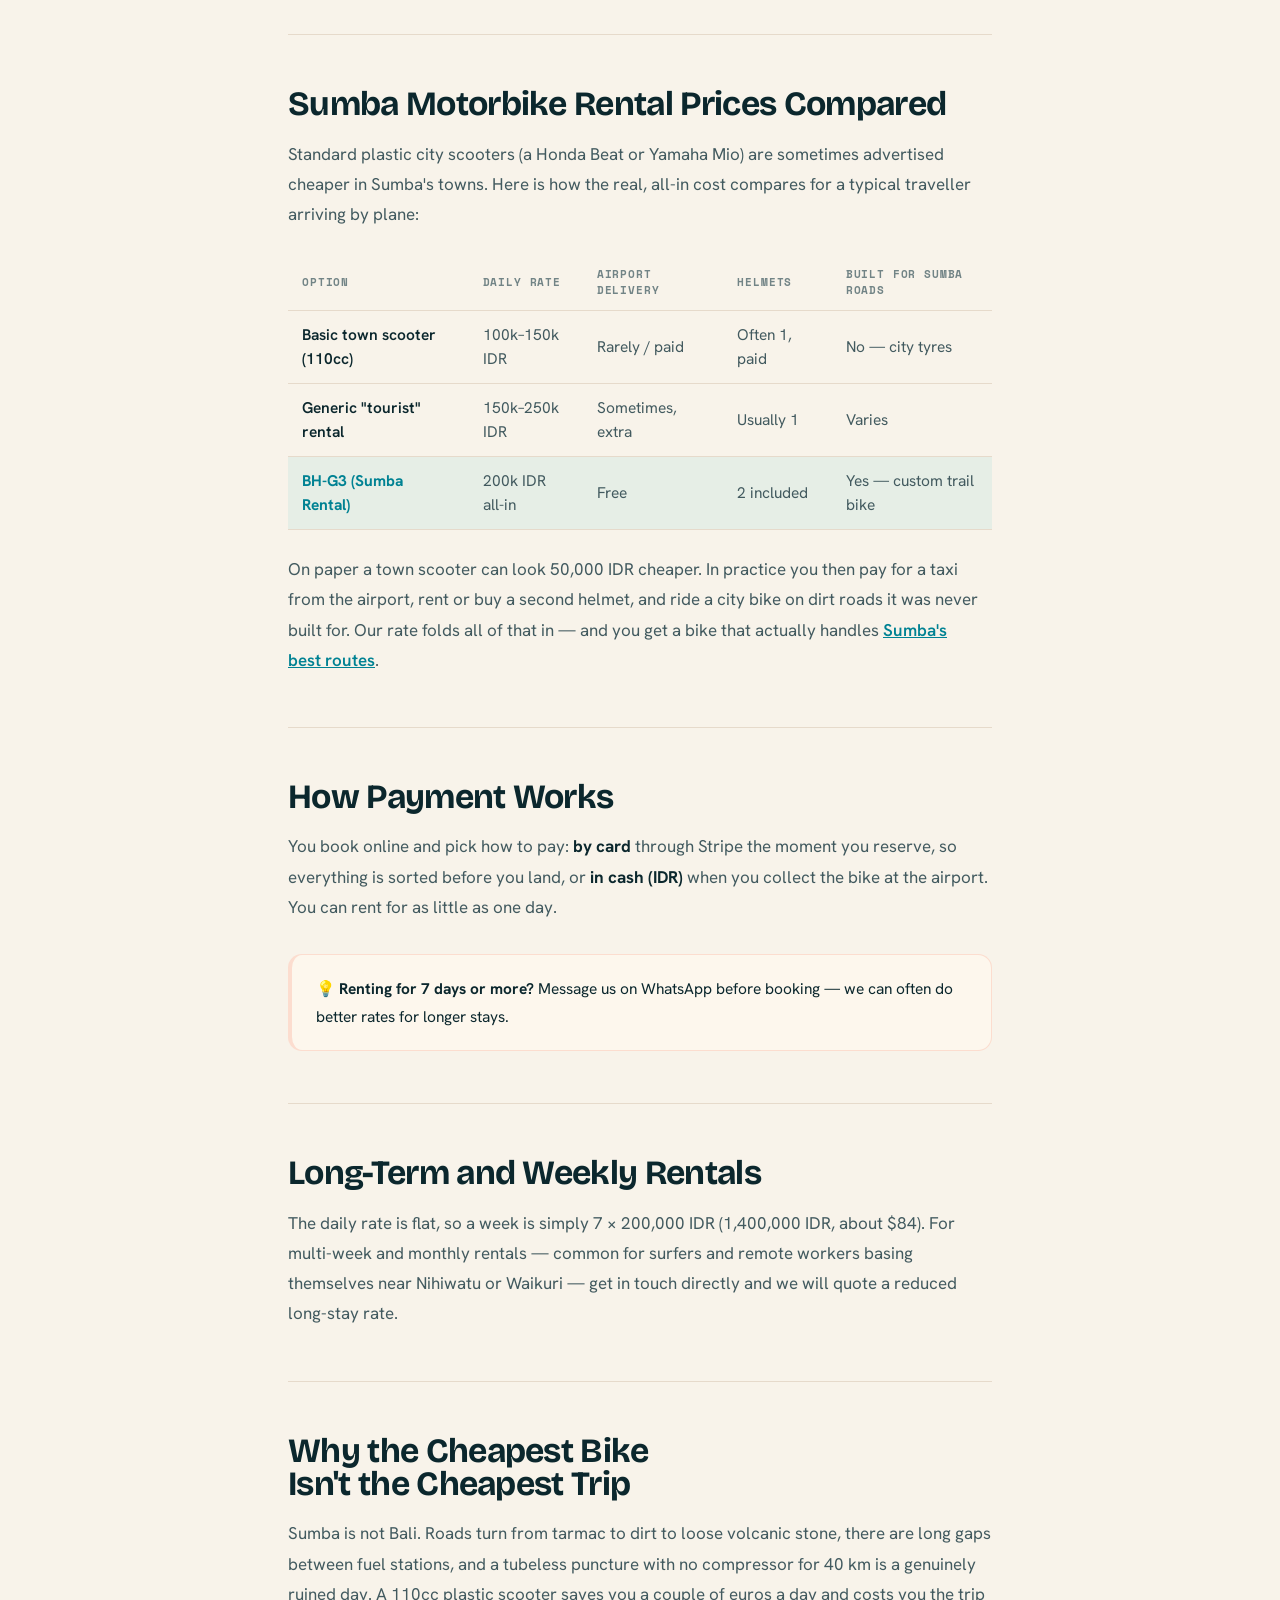
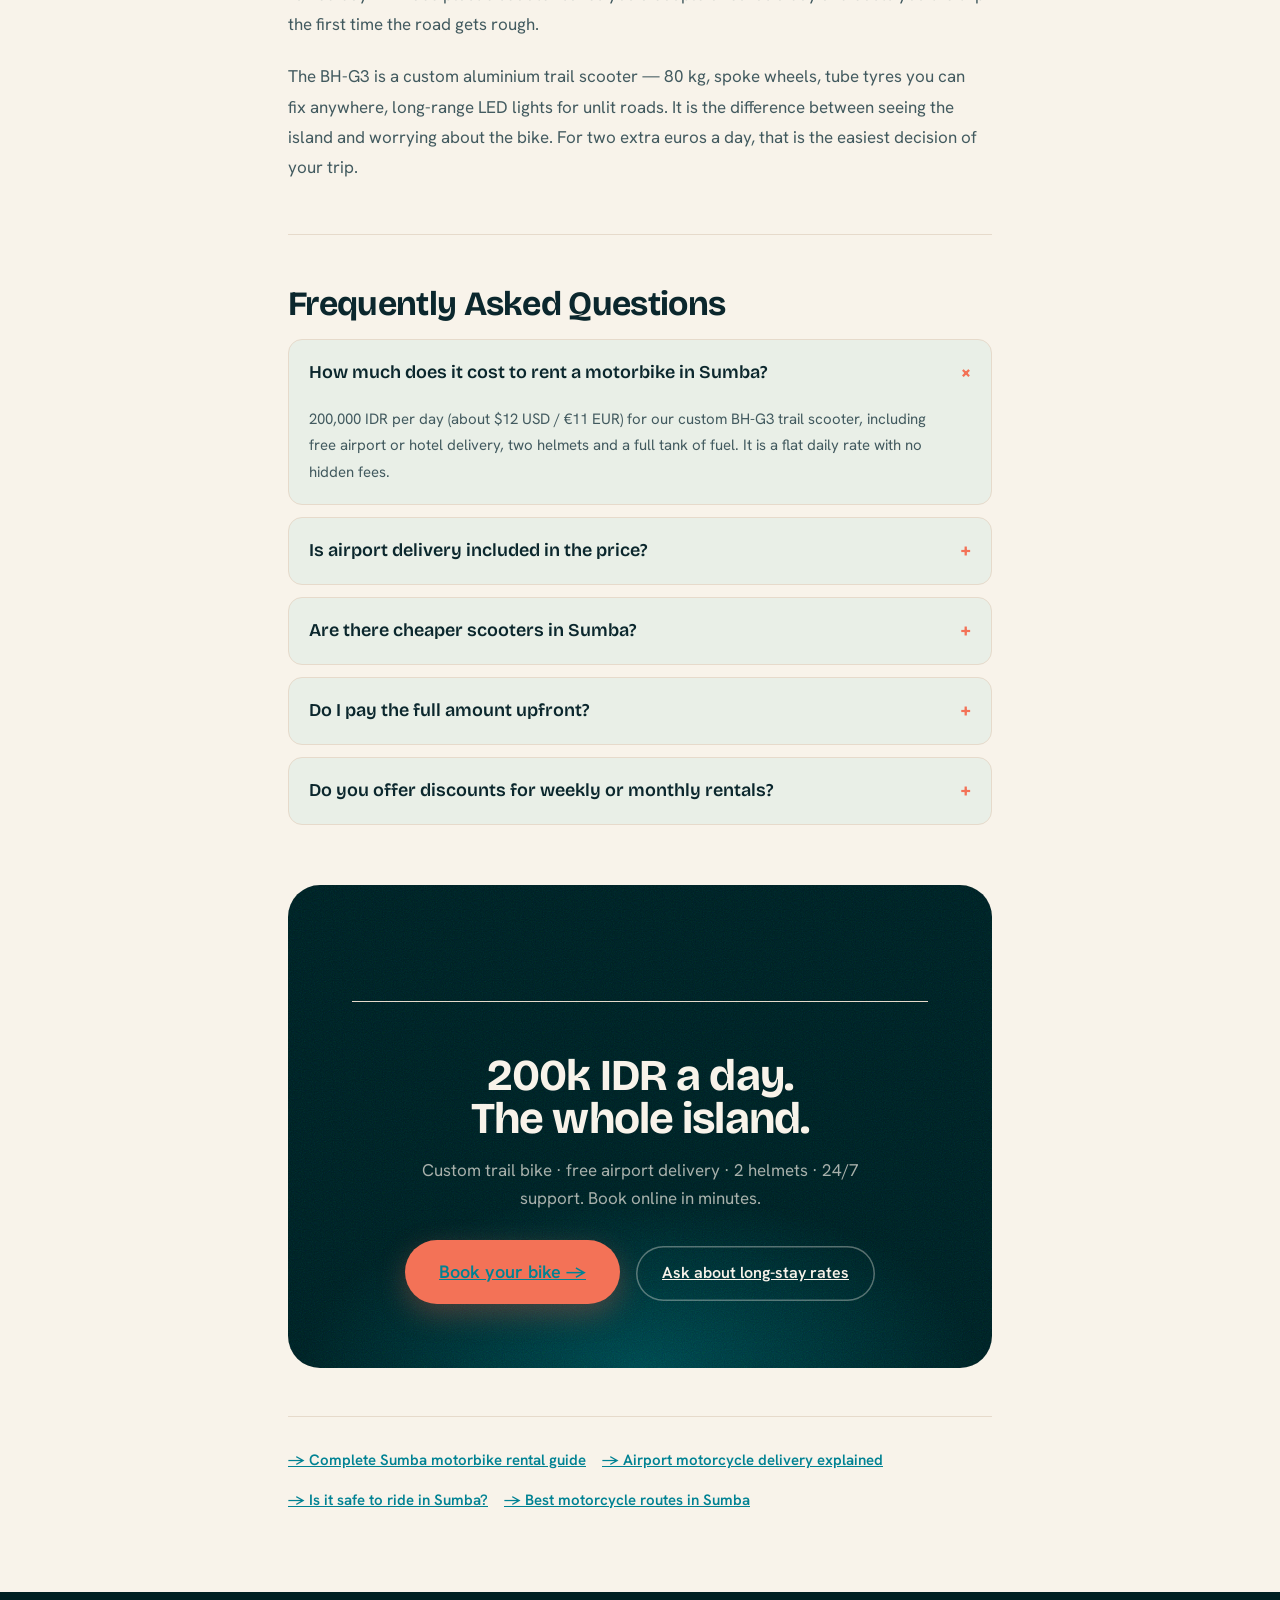
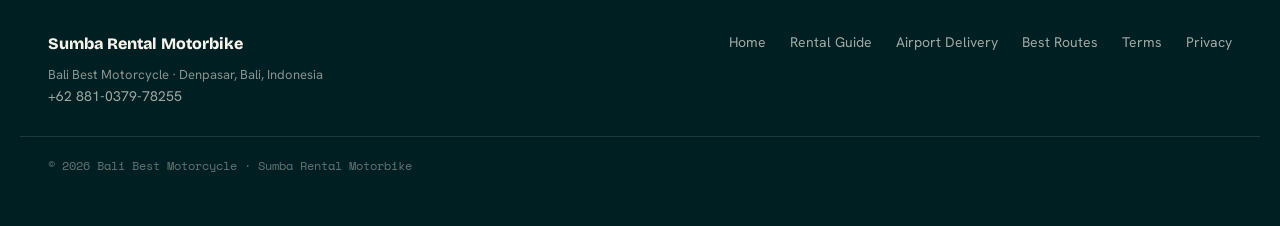
<file: sumba-motorbike-rental-cost.html>
<!DOCTYPE html>
<html lang="en">
<head>
<!-- Google tag (gtag.js) -->
<script async src="https://www.googletagmanager.com/gtag/js?id=AW-18215532149"></script>
<script>
  window.dataLayer = window.dataLayer || [];
  function gtag(){dataLayer.push(arguments);}
  gtag('js', new Date());
  gtag('config', 'AW-18215532149');
</script>
<meta charset="UTF-8" />
<meta name="viewport" content="width=device-width, initial-scale=1.0" />
<title>How Much Does It Cost to Rent a Motorbike in Sumba? (2026 Prices) | Sumba Rental Motorbike</title>
<meta name="description" content="Sumba motorbike rental costs 200,000 IDR per day (about $12 USD) for our custom trail scooter — airport delivery and two helmets included. Full 2026 price breakdown and comparison." />
<meta name="keywords" content="sumba motorbike rental price, sumba bike rental cost, how much to rent a motorbike in sumba, scooter rental sumba price, motorcycle hire sumba cost" />
<link rel="canonical" href="https://sumba.balibestmotorcycle.com/sumba-motorbike-rental-cost" />
<meta property="og:type" content="article" />
<meta property="og:title" content="How Much Does It Cost to Rent a Motorbike in Sumba? (2026)" />
<meta property="og:description" content="200,000 IDR per day (about $12 USD) for a custom trail scooter with free airport delivery and two helmets. Full price breakdown and market comparison." />
<meta property="og:url" content="https://sumba.balibestmotorcycle.com/sumba-motorbike-rental-cost" />
<meta property="og:site_name" content="Sumba Rental Motorbike" />
<link rel="preconnect" href="https://fonts.googleapis.com" />
<link rel="preconnect" href="https://fonts.gstatic.com" crossorigin />
<link href="https://fonts.googleapis.com/css2?family=Bricolage+Grotesque:opsz,wght@12..96,600;12..96,700;12..96,800&family=Hanken+Grotesk:wght@400;500;600;700&family=Space+Mono:wght@700&display=swap" rel="stylesheet" />
<link rel="stylesheet" href="styles.css" />
<style>
  .blog-nav { position: sticky; top: 0; z-index: 50; background: color-mix(in oklch, var(--sand) 90%, transparent); backdrop-filter: blur(14px); border-bottom: 1px solid var(--sand-3); }
  .blog-nav-inner { display: flex; align-items: center; justify-content: space-between; height: 68px; }
  .blog-logo { display: flex; align-items: center; gap: 10px; font-family: var(--font-display); font-weight: 800; font-size: 17px; color: var(--ink); letter-spacing: -0.02em; text-decoration: none; }
  .blog-logo-mark { width: 38px; height: 38px; border-radius: 50%; background: radial-gradient(circle at 50% 38%, oklch(0.855 0.135 92), oklch(0.70 0.165 33) 78%); display: grid; place-items: center; }
  .blog-logo-mark span { width: 16px; height: 16px; border-radius: 50%; border: 2.5px solid oklch(0.995 0.005 80); display: block; }
  .blog-back { display: inline-flex; align-items: center; gap: 7px; font-weight: 600; font-size: 14px; color: var(--ink-soft); text-decoration: none; padding: 8px 16px; border-radius: var(--r-pill); border: 1.5px solid var(--sand-3); transition: all .2s; }
  .blog-back:hover { border-color: var(--ink); color: var(--ink); }

  .post-hero { background: var(--night); position: relative; overflow: hidden; padding: 120px 0 80px; }
  .post-hero-bg { position: absolute; inset: 0; background:
    radial-gradient(ellipse 70% 60% at 20% 0%, color-mix(in oklch, var(--ocean) 40%, transparent), transparent 55%),
    radial-gradient(ellipse 60% 50% at 90% 90%, color-mix(in oklch, var(--sunset) 25%, transparent), transparent 55%),
    linear-gradient(180deg, var(--night), var(--night-2)); }
  .post-cat { display: inline-flex; align-items: center; gap: 7px; font-family: var(--font-mono); font-size: 10.5px; letter-spacing: 0.12em; text-transform: uppercase; color: var(--ocean-bright); font-weight: 700; }
  .post-title { font-size: clamp(36px, 5.5vw, 72px); color: var(--sand); line-height: 1.04; margin: 16px 0 24px; }
  .post-meta { font-family: var(--font-mono); font-size: 11px; letter-spacing: 0.06em; color: color-mix(in oklch, var(--sand) 50%, transparent); display: flex; gap: 20px; flex-wrap: wrap; }

  .post-body { max-width: 760px; margin: 0 auto; padding: 64px 28px 80px; }
  .post-body p { font-size: 17px; line-height: 1.78; color: var(--ink-soft); margin-bottom: 22px; }
  .post-body h2 { font-size: clamp(24px, 3vw, 34px); color: var(--ink); margin: 52px 0 18px; padding-top: 52px; border-top: 1px solid var(--sand-3); }
  .post-body h3 { font-size: 20px; color: var(--ink); margin: 28px 0 10px; }
  .post-body ul, .post-body ol { padding-left: 22px; margin-bottom: 22px; }
  .post-body ul li, .post-body ol li { font-size: 16.5px; line-height: 1.72; color: var(--ink-soft); margin-bottom: 8px; }
  .post-body strong { color: var(--ink); font-weight: 700; }
  .post-body a { color: var(--ocean-deep); font-weight: 600; text-decoration: underline; }

  .callout { background: color-mix(in oklch, var(--ocean) 8%, var(--shell)); border: 1px solid color-mix(in oklch, var(--ocean) 22%, transparent); border-left: 4px solid var(--ocean); border-radius: var(--r); padding: 20px 24px; margin: 32px 0; }
  .callout p { margin: 0; font-size: 15.5px; color: var(--ink); }
  .callout-coral { background: color-mix(in oklch, var(--coral) 6%, var(--shell)); border-left-color: var(--coral); border-color: color-mix(in oklch, var(--coral) 20%, transparent); }

  .price-hero { display: flex; align-items: baseline; gap: 14px; flex-wrap: wrap; background: var(--shell); border: 1px solid var(--sand-3); border-radius: var(--r); padding: 24px 28px; margin: 28px 0; }
  .price-hero .big { font-family: var(--font-display); font-weight: 800; font-size: clamp(34px, 6vw, 52px); color: var(--coral); line-height: 1; }
  .price-hero .unit { font-family: var(--font-display); font-weight: 700; font-size: 18px; color: var(--ink); }
  .price-hero .usd { font-family: var(--font-mono); font-size: 13px; color: var(--ink-faint); }

  .ptable { width: 100%; border-collapse: collapse; margin: 24px 0; font-size: 15.5px; }
  .ptable th, .ptable td { text-align: left; padding: 12px 14px; border-bottom: 1px solid var(--sand-3); color: var(--ink-soft); }
  .ptable th { font-family: var(--font-mono); font-size: 10.5px; letter-spacing: 0.08em; text-transform: uppercase; color: var(--ink-faint); }
  .ptable td:first-child { color: var(--ink); font-weight: 600; }
  .ptable tr.us td { background: color-mix(in oklch, var(--ocean) 7%, transparent); }
  .ptable tr.us td:first-child { color: var(--ocean-deep); font-weight: 700; }

  .cta-block { background: var(--night-2); border-radius: var(--r-xl); padding: clamp(36px, 5vw, 64px); text-align: center; margin: 60px 0 0; position: relative; overflow: hidden; }
  .cta-block h2 { color: var(--sand); font-size: clamp(28px, 4vw, 44px); margin-bottom: 16px; }
  .cta-block p { color: color-mix(in oklch, var(--sand) 68%, transparent); font-size: 17px; max-width: 480px; margin: 0 auto 28px; line-height: 1.65; }

  .blog-footer { background: var(--night-2); color: var(--sand); padding: 40px 0 50px; }
  .blog-footer-inner { display: flex; justify-content: space-between; align-items: flex-start; flex-wrap: wrap; gap: 28px; }
  .blog-footer a { color: color-mix(in oklch, var(--sand) 65%, transparent); font-size: 14px; text-decoration: none; }
  .blog-footer a:hover { color: var(--sand); }

  .faq-list{display:flex;flex-direction:column;gap:12px;margin:8px 0 8px}
  .faq-list details{background:color-mix(in oklch, var(--ocean) 6%, transparent);border:1px solid var(--sand-3);border-radius:14px;padding:0 20px}
  .faq-list summary{list-style:none;cursor:pointer;padding:16px 0;font-family:'Bricolage Grotesque',sans-serif;font-weight:600;font-size:18px;color:var(--ink);display:flex;justify-content:space-between;align-items:center;gap:1rem}
  .faq-list summary::-webkit-details-marker{display:none}
  .faq-list summary::after{content:'+';font-size:22px;color:var(--coral);transition:transform .25s;flex-shrink:0}
  .faq-list details[open] summary::after{transform:rotate(45deg)}
  .faq-list details p{margin:0;padding:0 0 18px;font-size:15px}
</style>
<script type="application/ld+json">
{
  "@context": "https://schema.org",
  "@type": "Article",
  "headline": "How Much Does It Cost to Rent a Motorbike in Sumba? (2026 Prices)",
  "description": "A full 2026 breakdown of motorbike rental prices in Sumba, Indonesia: daily rate, what is included, payment, long-term rates and a market comparison.",
  "datePublished": "2026-06-29",
  "dateModified": "2026-09-25",
  "author": { "@type": "Organization", "name": "Sumba Rental Motorbike" },
  "publisher": { "@type": "Organization", "name": "Sumba Rental Motorbike", "@id": "https://sumba.balibestmotorcycle.com/#business" },
  "mainEntityOfPage": { "@type": "WebPage", "@id": "https://sumba.balibestmotorcycle.com/sumba-motorbike-rental-cost" }
}
</script>
</head>
<body>

<!-- NAV -->
<nav class="blog-nav">
  <div class="wrap blog-nav-inner">
    <a href="/" class="blog-logo">
      <div class="blog-logo-mark"><span></span></div>
      <div>
        <div style="line-height: 0.95;">Sumba&nbsp;Rental</div>
        <div style="font-family: var(--font-mono); font-size: 8px; letter-spacing: 0.22em; opacity: 0.65; font-weight: 400; text-transform: uppercase; margin-top: 2px;">Motorbike</div>
      </div>
    </a>
    <a href="/" class="blog-back">← Back to home</a>
  </div>
</nav>

<!-- HERO -->
<section class="post-hero">
  <div class="post-hero-bg"></div>
  <div class="wrap" style="position: relative; z-index: 1; max-width: 860px;">
    <div class="post-cat">💸 Prices · Sumba 2026</div>
    <h1 class="post-title">How Much Does It Cost<br>to Rent a Motorbike<br>in Sumba?</h1>
    <div class="post-meta">
      <span>🇮🇩 West Sumba, Indonesia</span>
      <span>⏱ 6 min read</span>
      <span>🗓 Updated September 2026</span>
    </div>
  </div>
</section>

<!-- ARTICLE -->
<main class="post-body wrap">

  <p>
    <strong>Renting a motorbike in Sumba costs 200,000 IDR per day (about $12 USD / €11 EUR)</strong> for our custom BH-G3 trail scooter — and that price already includes free delivery to Lede Kalumbang Airport (TMC), two full-face helmets, fuel to start, and 24/7 roadside support. It is a flat daily rate with no hidden fees, whether you rent for one day or three months.
  </p>

  <div class="price-hero">
    <span class="big">200,000 IDR</span>
    <span class="unit">/ day</span>
    <span class="usd">≈ $12 USD &middot; €11 EUR</span>
  </div>

  <p>
    Below is exactly what that price includes, how it compares to other rental options on the island, how payment works, and why the cheapest scooter is rarely the cheapest trip once you are out on Sumba's roads.
  </p>

  <h2>What's Included in the Price</h2>
  <p>
    Many rental quotes look cheaper until you add up the extras. Our 200,000 IDR daily rate is all-inclusive:
  </p>
  <ul>
    <li><strong>Free airport delivery</strong> to Lede Kalumbang (TMC) — your bike is waiting when you land</li>
    <li><strong>Free hotel delivery</strong> anywhere in West Sumba</li>
    <li><strong>Two full-face helmets</strong> — never an extra charge</li>
    <li><strong>A full tank of fuel</strong> to start your trip</li>
    <li><strong>Surf rack, front and rear racks, phone holder</strong> — all fitted as standard</li>
    <li><strong>24/7 WhatsApp roadside support</strong> across the whole island</li>
  </ul>

  <div class="callout">
    <p><strong>No counter fees, no airport surcharge.</strong> The delivery that other shops charge for — or simply don't offer — is built into the rate. <a href="/bike-rental-sumba-airport-delivery">See how airport delivery works →</a></p>
  </div>

  <h2>Sumba Motorbike Rental Prices Compared</h2>
  <p>
    Standard plastic city scooters (a Honda Beat or Yamaha Mio) are sometimes advertised cheaper in Sumba's towns. Here is how the real, all-in cost compares for a typical traveller arriving by plane:
  </p>

  <table class="ptable">
    <thead>
      <tr><th>Option</th><th>Daily rate</th><th>Airport delivery</th><th>Helmets</th><th>Built for Sumba roads</th></tr>
    </thead>
    <tbody>
      <tr><td>Basic town scooter (110cc)</td><td>100k–150k IDR</td><td>Rarely / paid</td><td>Often 1, paid</td><td>No — city tyres</td></tr>
      <tr><td>Generic "tourist" rental</td><td>150k–250k IDR</td><td>Sometimes, extra</td><td>Usually 1</td><td>Varies</td></tr>
      <tr class="us"><td>BH-G3 (Sumba Rental)</td><td>200k IDR all-in</td><td>Free</td><td>2 included</td><td>Yes — custom trail bike</td></tr>
    </tbody>
  </table>

  <p>
    On paper a town scooter can look 50,000 IDR cheaper. In practice you then pay for a taxi from the airport, rent or buy a second helmet, and ride a city bike on dirt roads it was never built for. Our rate folds all of that in — and you get a bike that actually handles <a href="/best-routes-sumba-motorcycle">Sumba's best routes</a>.
  </p>

  <h2>How Payment Works</h2>
  <p>
    You book online and pick how to pay: <strong>by card</strong> through Stripe the moment you reserve, so everything is sorted before you land, or <strong>in cash (IDR)</strong> when you collect the bike at the airport. You can rent for as little as one day.
  </p>

  <div class="callout callout-coral">
    <p>💡 <strong>Renting for 7 days or more?</strong> Message us on WhatsApp before booking — we can often do better rates for longer stays.</p>
  </div>

  <h2>Long-Term and Weekly Rentals</h2>
  <p>
    The daily rate is flat, so a week is simply 7 × 200,000 IDR (1,400,000 IDR, about $84). For multi-week and monthly rentals — common for surfers and remote workers basing themselves near Nihiwatu or Waikuri — get in touch directly and we will quote a reduced long-stay rate.
  </p>

  <h2>Why the Cheapest Bike Isn't the Cheapest Trip</h2>
  <p>
    Sumba is not Bali. Roads turn from tarmac to dirt to loose volcanic stone, there are long gaps between fuel stations, and a tubeless puncture with no compressor for 40 km is a genuinely ruined day. A 110cc plastic scooter saves you a couple of euros a day and costs you the trip the first time the road gets rough.
  </p>
  <p>
    The BH-G3 is a custom aluminium trail scooter — 80 kg, spoke wheels, tube tyres you can fix anywhere, long-range LED lights for unlit roads. It is the difference between seeing the island and worrying about the bike. For two extra euros a day, that is the easiest decision of your trip.
  </p>

  <h2>Frequently Asked Questions</h2>
  <div class="faq-list">
    <details open><summary>How much does it cost to rent a motorbike in Sumba?</summary><p>200,000 IDR per day (about $12 USD / €11 EUR) for our custom BH-G3 trail scooter, including free airport or hotel delivery, two helmets and a full tank of fuel. It is a flat daily rate with no hidden fees.</p></details>
    <details><summary>Is airport delivery included in the price?</summary><p>Yes. Free delivery to Lede Kalumbang Airport (TMC) and to your hotel across West Sumba is included in the 200,000 IDR daily rate — no surcharge.</p></details>
    <details><summary>Are there cheaper scooters in Sumba?</summary><p>Basic town scooters can be advertised at 100k–150k IDR, but they are plastic city bikes without airport delivery or a second helmet, and they struggle on Sumba's dirt and stone roads. Once you add a taxi from the airport and a second helmet, our all-in rate is usually better value — on a far more capable bike.</p></details>
    <details><summary>Do I pay the full amount upfront?</summary><p>Only if you pay by card: you pay securely online through Stripe when you reserve. You can also reserve online and pay the full amount in cash (IDR) when you pick up the bike at the airport. You can rent for as little as one day.</p></details>
    <details><summary>Do you offer discounts for weekly or monthly rentals?</summary><p>Yes — for 7+ day, multi-week and monthly rentals we can offer reduced long-stay rates. Message us on WhatsApp before booking and we will quote you.</p></details>
  </div>
  <script type="application/ld+json">
  {
    "@context": "https://schema.org",
    "@type": "FAQPage",
    "mainEntity": [
      { "@type": "Question", "name": "How much does it cost to rent a motorbike in Sumba?", "acceptedAnswer": { "@type": "Answer", "text": "200,000 IDR per day (about $12 USD / €11 EUR) for our custom BH-G3 trail scooter, including free airport or hotel delivery, two helmets and a full tank of fuel. It is a flat daily rate with no hidden fees." } },
      { "@type": "Question", "name": "Is airport delivery included in the price?", "acceptedAnswer": { "@type": "Answer", "text": "Yes. Free delivery to Lede Kalumbang Airport (TMC) and to your hotel across West Sumba is included in the 200,000 IDR daily rate, with no surcharge." } },
      { "@type": "Question", "name": "Are there cheaper scooters in Sumba?", "acceptedAnswer": { "@type": "Answer", "text": "Basic town scooters can be advertised at 100k–150k IDR, but they are plastic city bikes without airport delivery or a second helmet, and they struggle on Sumba's dirt and stone roads. Once you add a taxi from the airport and a second helmet, our all-in rate is usually better value on a far more capable bike." } },
      { "@type": "Question", "name": "Do I pay the full amount upfront?", "acceptedAnswer": { "@type": "Answer", "text": "Only if you pay by card: you pay securely online through Stripe when you reserve. You can also reserve online and pay the full amount in cash (IDR) when you pick up the bike at the airport. You can rent for as little as one day." } },
      { "@type": "Question", "name": "Do you offer discounts for weekly or monthly rentals?", "acceptedAnswer": { "@type": "Answer", "text": "Yes. For 7+ day, multi-week and monthly rentals we can offer reduced long-stay rates. Message us on WhatsApp before booking and we will quote you." } }
    ]
  }
  </script>

  <!-- CTA -->
  <div class="cta-block grain" style="position: relative; overflow: hidden;">
    <div style="position: absolute; inset: 0; background: radial-gradient(ellipse 80% 60% at 50% 100%, color-mix(in oklch, var(--ocean) 28%, transparent), transparent 60%);"></div>
    <div style="position: relative; z-index: 1;">
      <h2>200k IDR a day. The whole island.</h2>
      <p>Custom trail bike · free airport delivery · 2 helmets · 24/7 support. Book online in minutes.</p>
      <a href="/" class="btn btn-primary btn-lg" style="margin-right: 12px;">Book your bike →</a>
      <a href="https://wa.me/62881037978255" target="_blank" rel="noopener" class="btn btn-ghost" style="color: var(--sand); box-shadow: inset 0 0 0 1.5px color-mix(in oklch, var(--sand) 35%, transparent);">Ask about long-stay rates</a>
    </div>
  </div>

  <div style="margin-top: 48px; padding-top: 32px; border-top: 1px solid var(--sand-3); display: flex; gap: 16px; flex-wrap: wrap;">
    <a href="/sumba-motorbike-rental-guide" style="color: var(--ocean-deep); font-weight: 600; font-size: 15px;">→ Complete Sumba motorbike rental guide</a>
    <a href="/bike-rental-sumba-airport-delivery" style="color: var(--ocean-deep); font-weight: 600; font-size: 15px;">→ Airport motorcycle delivery explained</a>
    <a href="/is-it-safe-to-ride-motorbike-sumba" style="color: var(--ocean-deep); font-weight: 600; font-size: 15px;">→ Is it safe to ride in Sumba?</a>
    <a href="/best-routes-sumba-motorcycle" style="color: var(--ocean-deep); font-weight: 600; font-size: 15px;">→ Best motorcycle routes in Sumba</a>
  </div>

</main>

<!-- FOOTER -->
<footer class="blog-footer">
  <div class="wrap blog-footer-inner">
    <div>
      <div style="font-family: var(--font-display); font-weight: 800; font-size: 16px; color: var(--sand); margin-bottom: 8px;">Sumba Rental Motorbike</div>
      <div style="font-size: 13px; color: color-mix(in oklch, var(--sand) 55%, transparent); line-height: 1.6;">
        Bali Best Motorcycle · Denpasar, Bali, Indonesia<br>
        <a href="https://wa.me/62881037978255">+62 881-0379-78255</a>
      </div>
    </div>
    <div style="display: flex; gap: 24px; flex-wrap: wrap; align-items: flex-start;">
      <a href="/">Home</a>
      <a href="/sumba-motorbike-rental-guide">Rental Guide</a>
      <a href="/bike-rental-sumba-airport-delivery">Airport Delivery</a>
      <a href="/best-routes-sumba-motorcycle">Best Routes</a>
      <a href="/terms">Terms</a>
      <a href="/privacy">Privacy</a>
    </div>
  </div>
  <div class="wrap" style="margin-top: 28px; padding-top: 20px; border-top: 1px solid color-mix(in oklch, var(--sand) 12%, transparent); font-size: 12px; color: color-mix(in oklch, var(--sand) 40%, transparent); font-family: var(--font-mono);">
    © 2026 Bali Best Motorcycle · Sumba Rental Motorbike
  </div>
</footer>

</body>
</html>
</file>
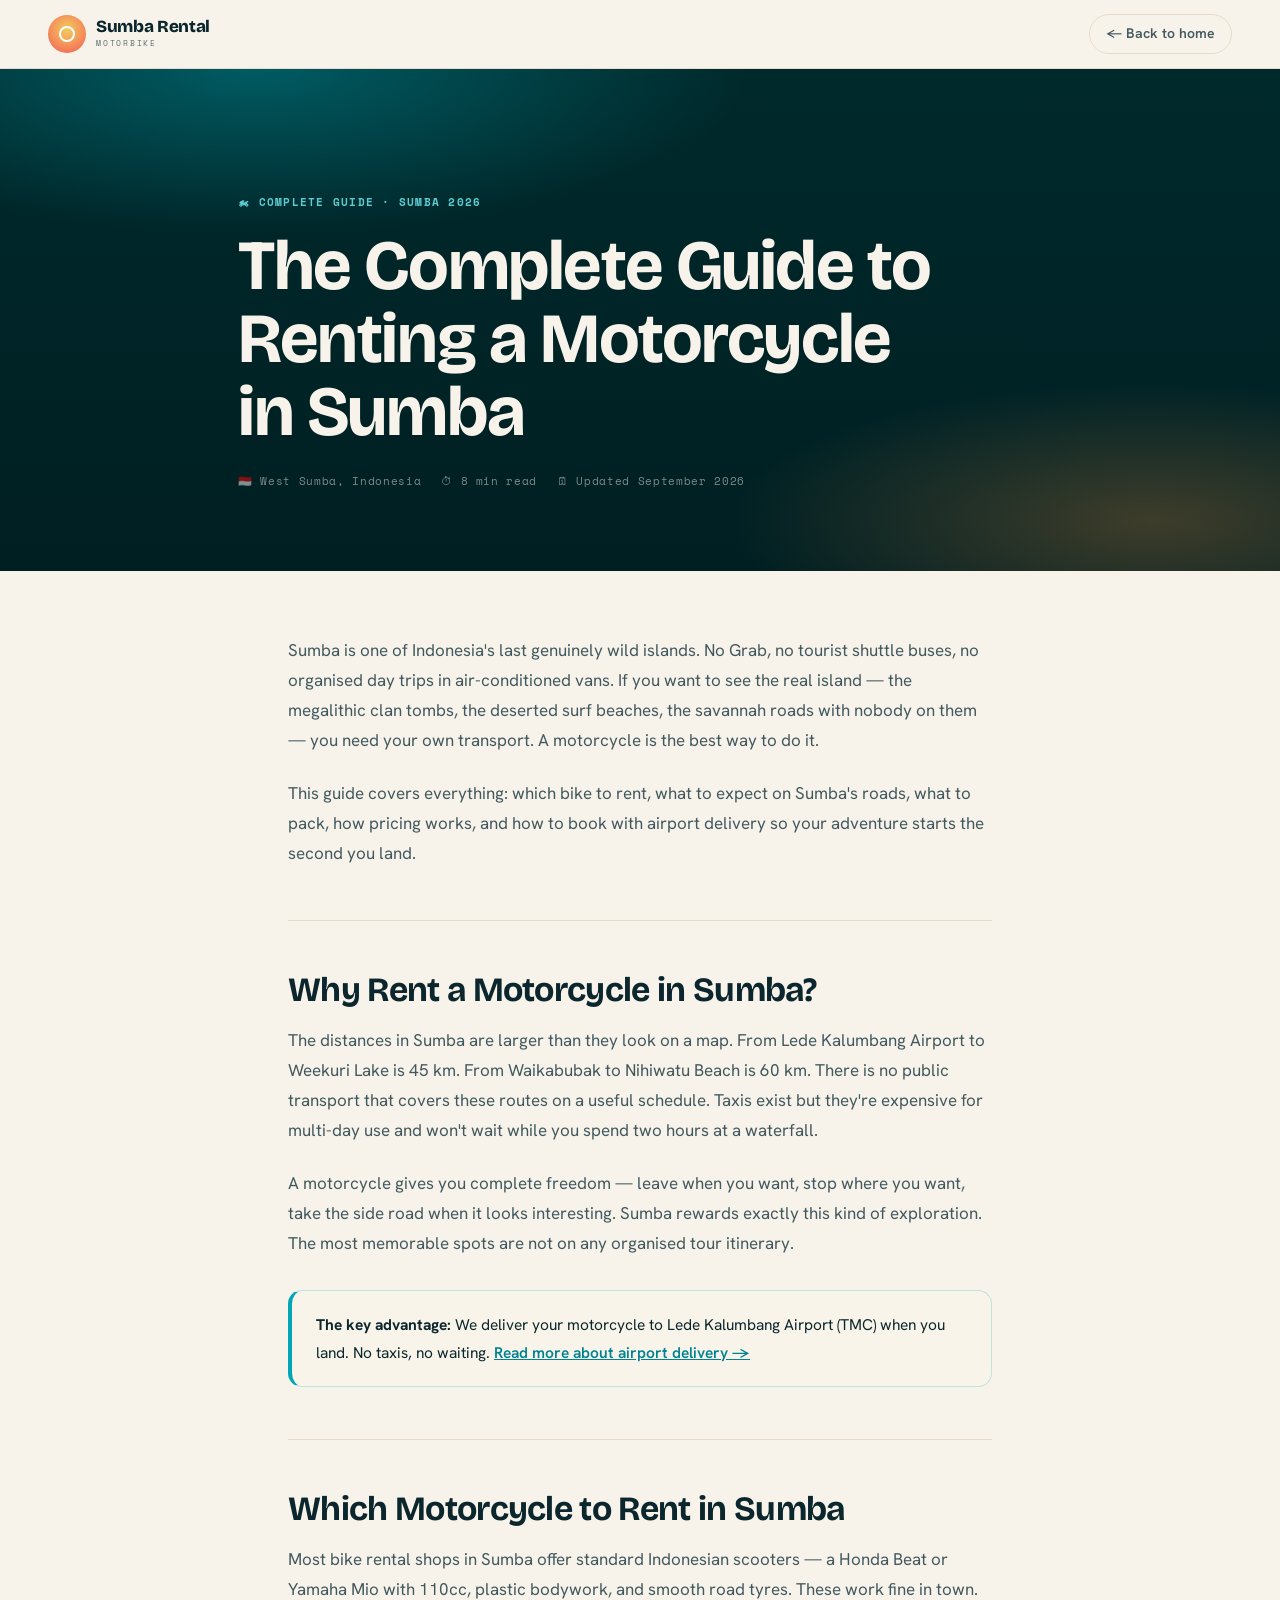
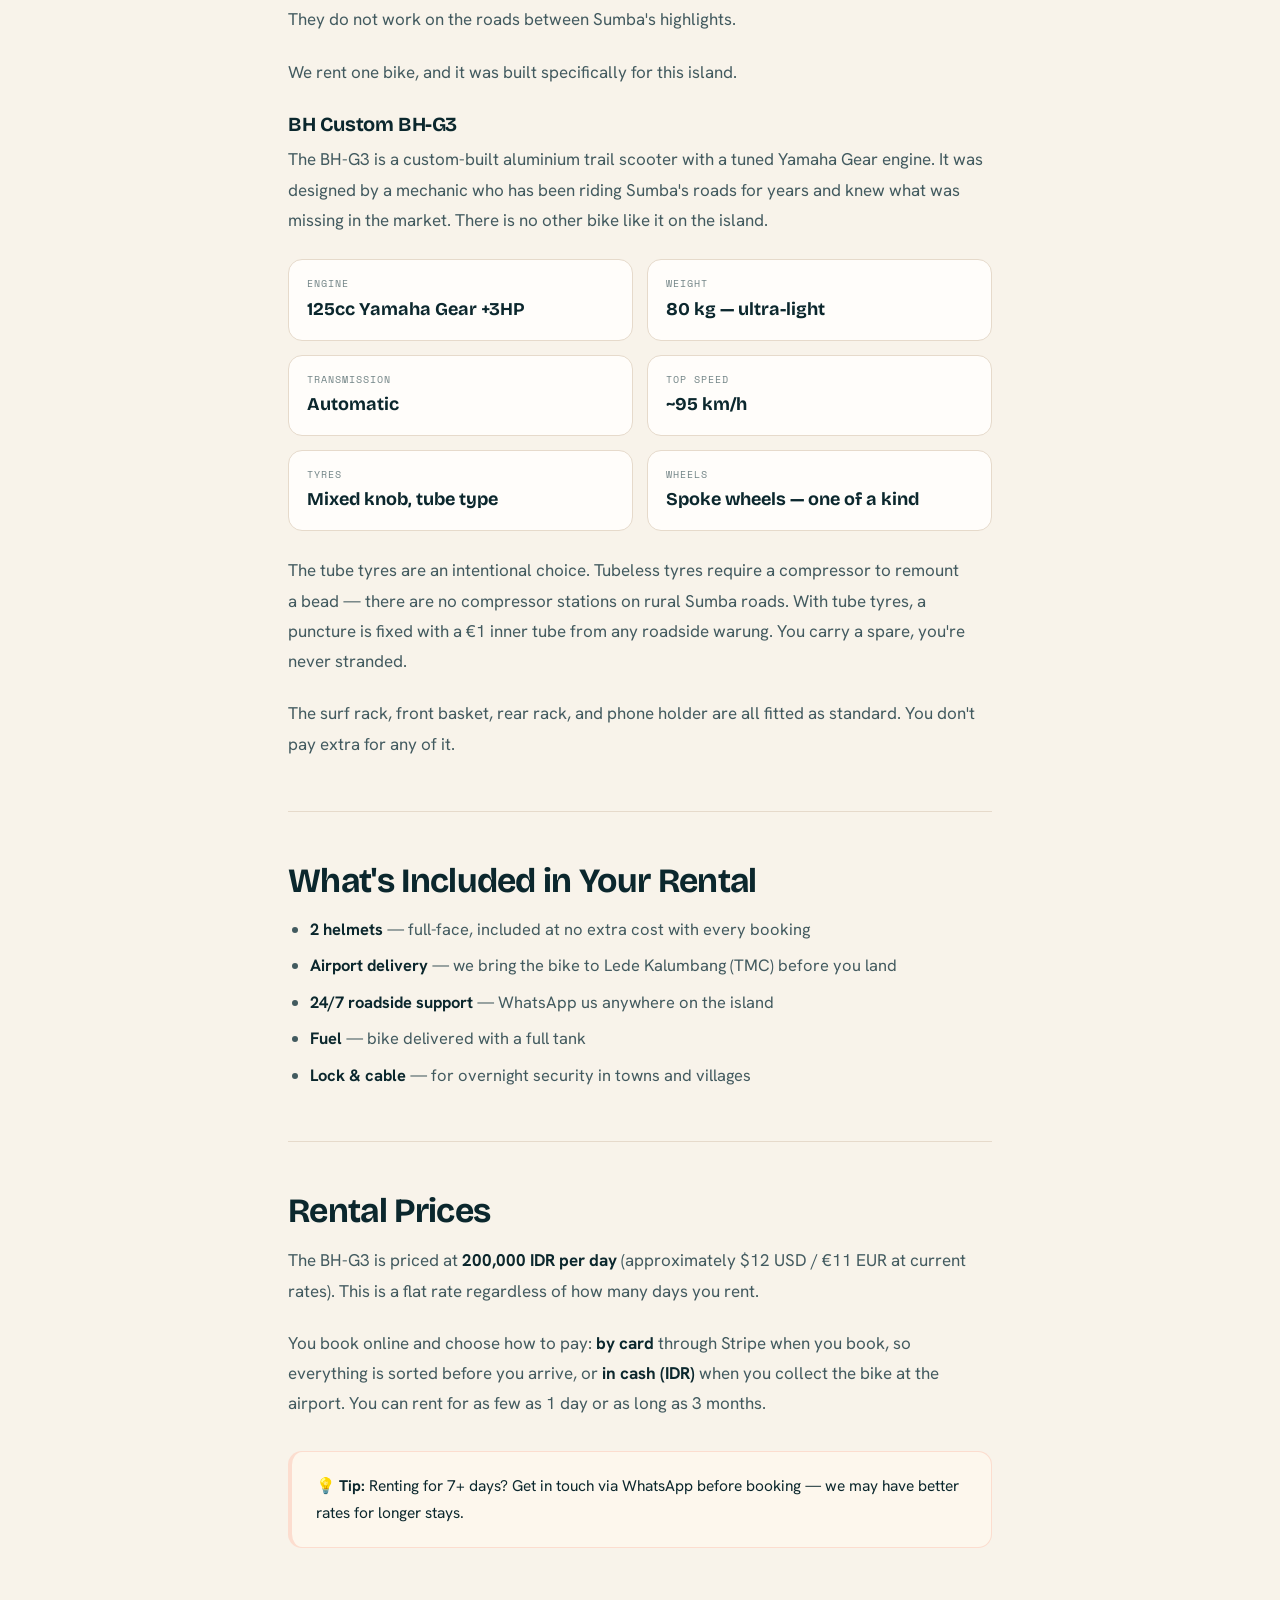
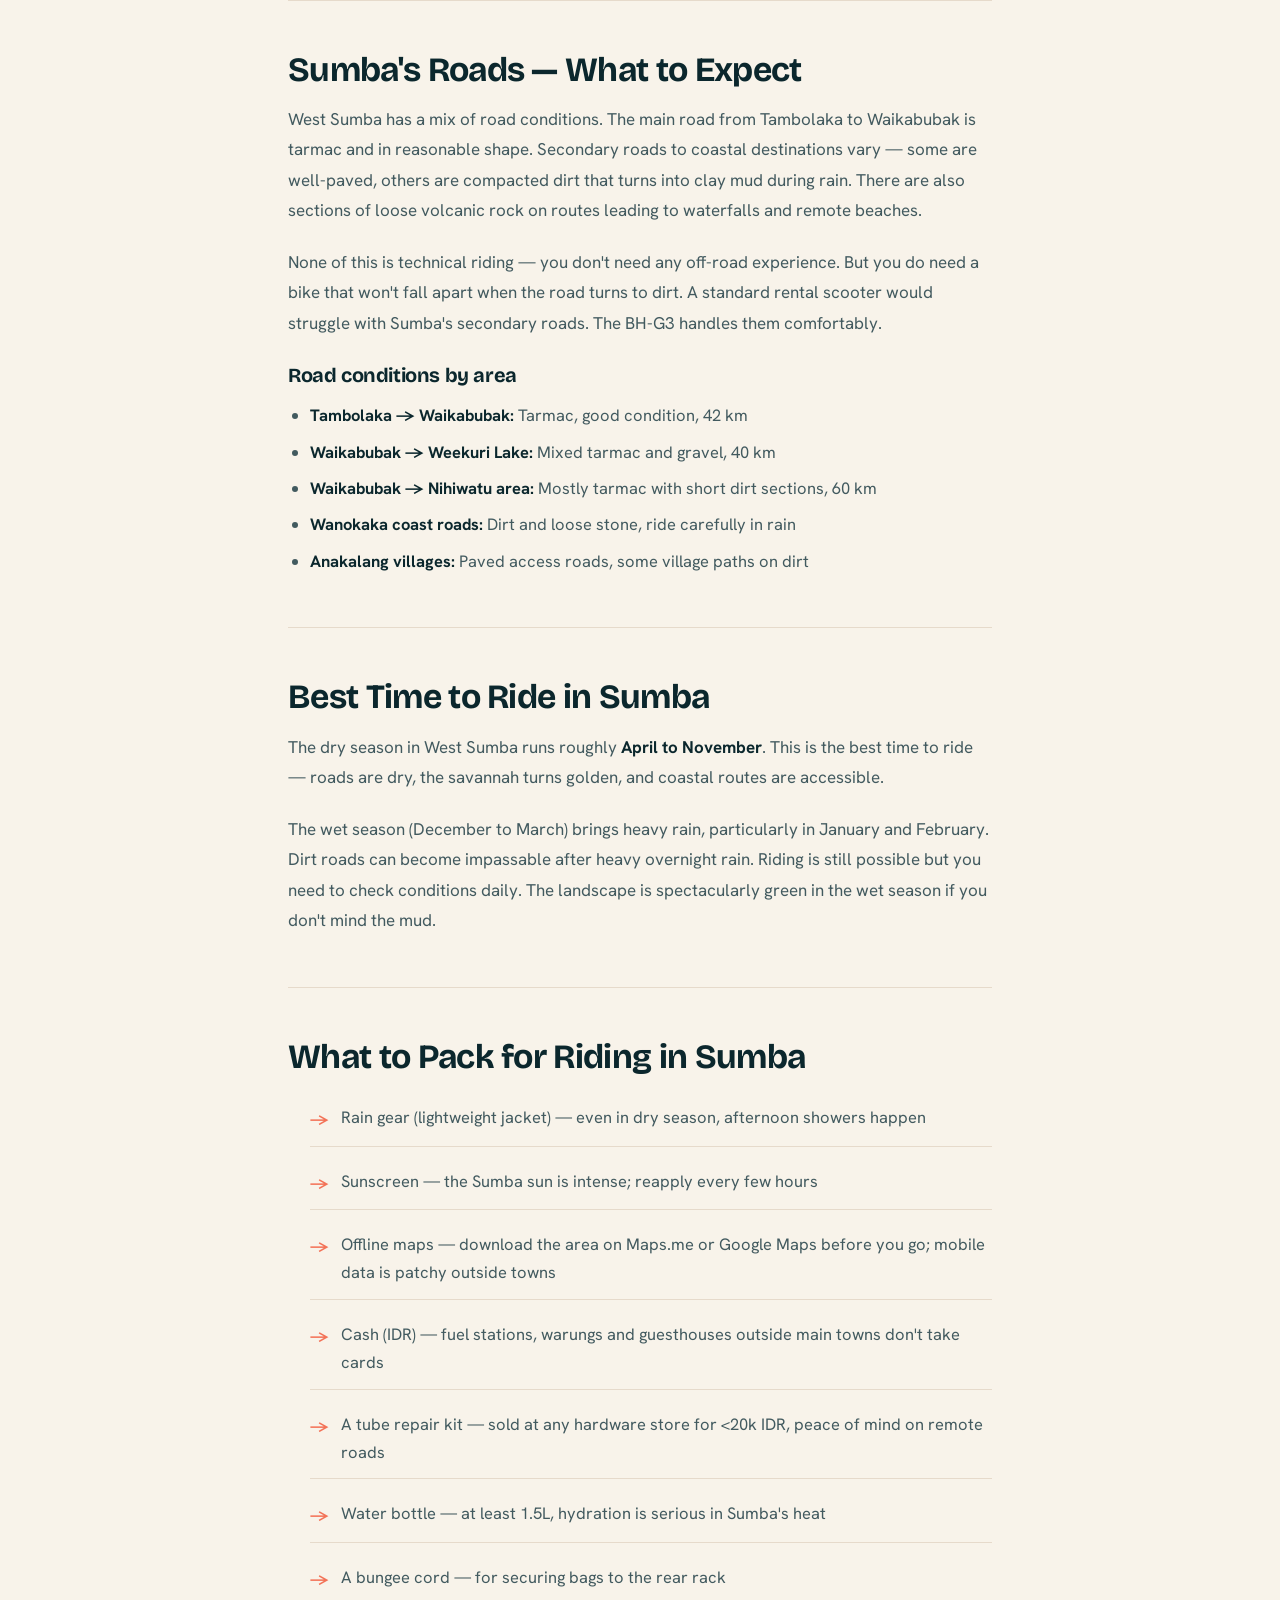
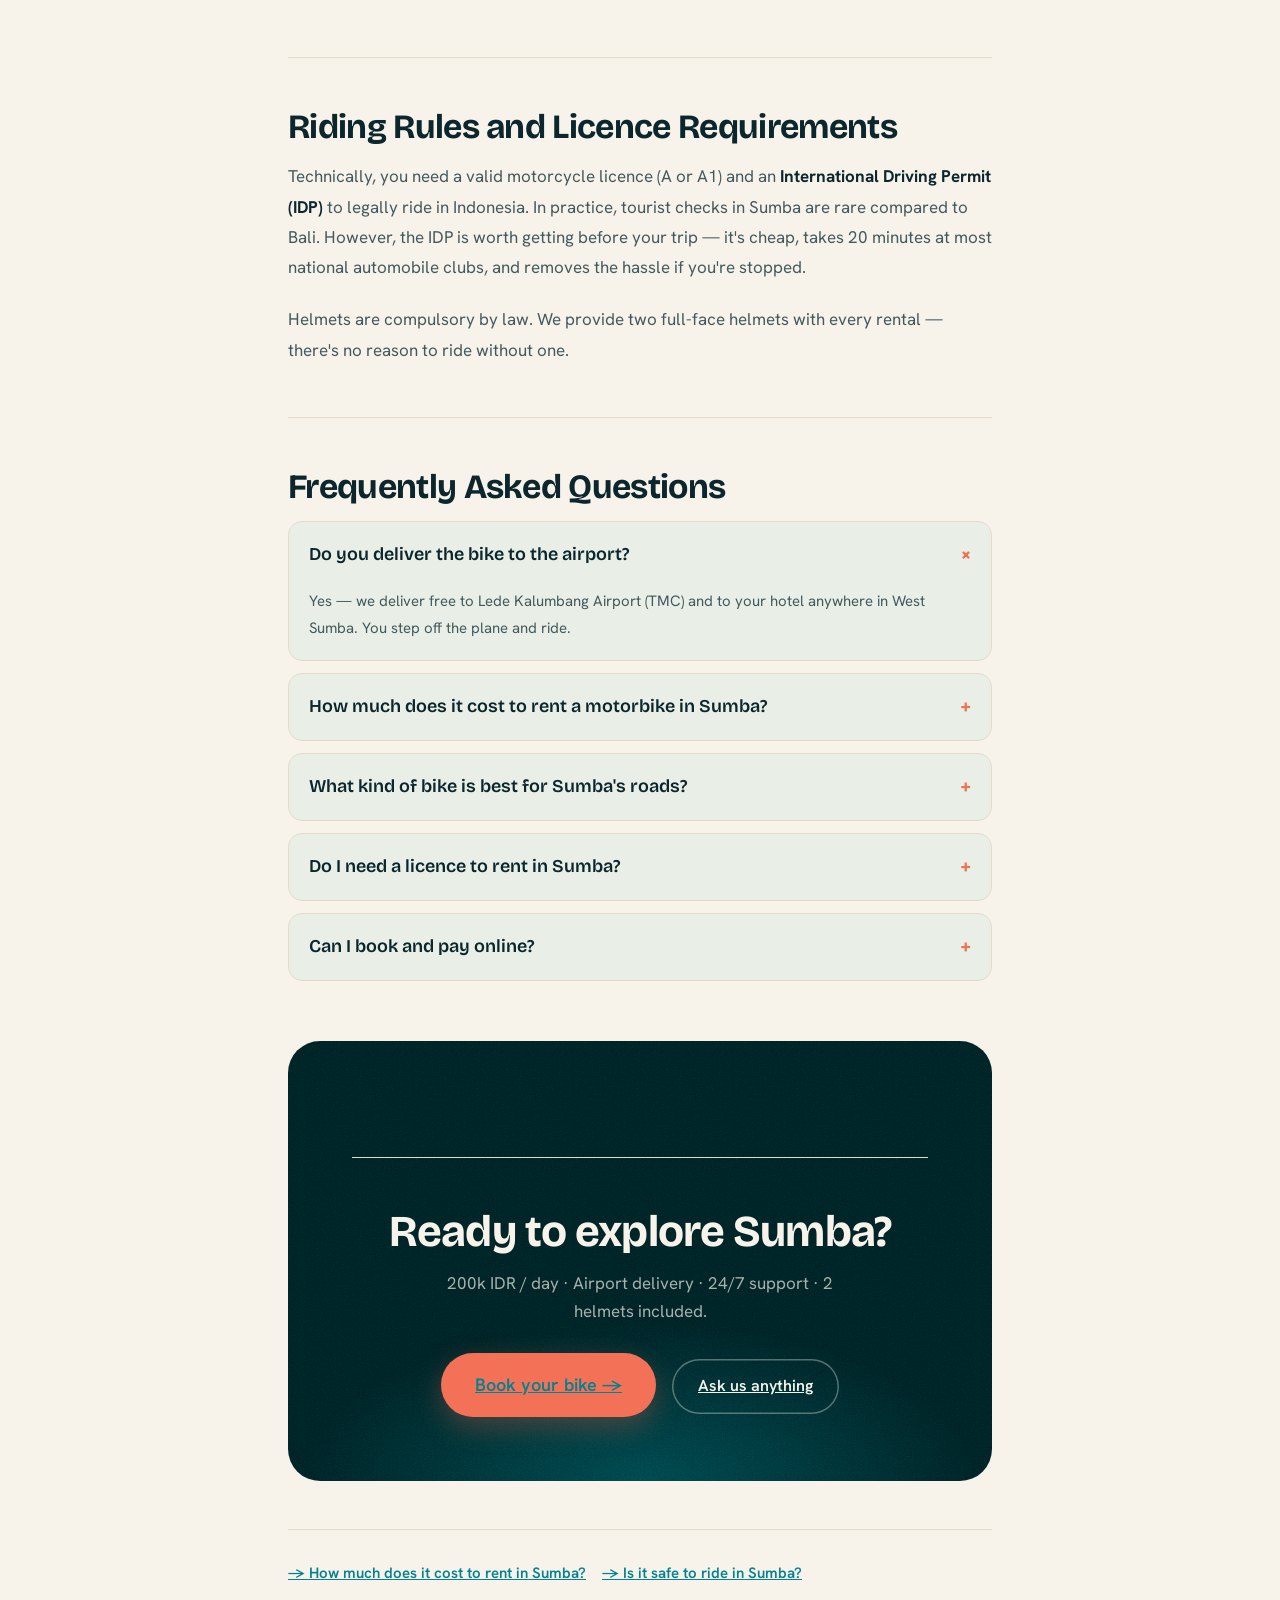
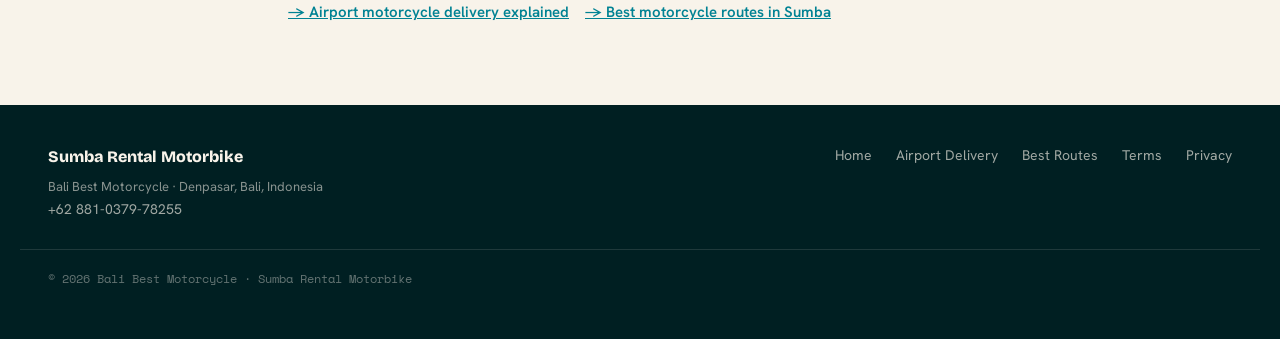
<file: sumba-motorbike-rental-guide.html>
<!DOCTYPE html>
<html lang="en">
<head>
<!-- Google tag (gtag.js) -->
<script async src="https://www.googletagmanager.com/gtag/js?id=AW-18215532149"></script>
<script>
  window.dataLayer = window.dataLayer || [];
  function gtag(){dataLayer.push(arguments);}
  gtag('js', new Date());
  gtag('config', 'AW-18215532149');
</script>
<meta charset="UTF-8" />
<meta name="viewport" content="width=device-width, initial-scale=1.0" />
<title>Sumba Bike Rental Guide 2026 — Everything You Need to Know | Sumba Rental Motorbike</title>
<meta name="description" content="Complete guide to renting a motorcycle in Sumba. Best bike, prices, roads, tips and what to pack. Free airport delivery at Lede Kalumbang (TMC) on a custom trail scooter." />
<meta name="keywords" content="sumba bike rental, rent motorcycle sumba, sumba motorbike hire, sumba motorbike rental guide, motorcycle rental sumba indonesia" />
<link rel="canonical" href="https://sumba.balibestmotorcycle.com/sumba-motorbike-rental-guide" />
<meta property="og:type" content="article" />
<meta property="og:title" content="Sumba Bike Rental Guide 2026 — Everything You Need to Know" />
<meta property="og:description" content="Complete guide to renting a motorcycle in Sumba. Best bike, prices, roads and tips for exploring the island on two wheels." />
<meta property="og:url" content="https://sumba.balibestmotorcycle.com/sumba-motorbike-rental-guide" />
<meta property="og:site_name" content="Sumba Rental Motorbike" />
<link rel="preconnect" href="https://fonts.googleapis.com" />
<link rel="preconnect" href="https://fonts.gstatic.com" crossorigin />
<link href="https://fonts.googleapis.com/css2?family=Bricolage+Grotesque:opsz,wght@12..96,600;12..96,700;12..96,800&family=Hanken+Grotesk:wght@400;500;600;700&family=Space+Mono:wght@700&display=swap" rel="stylesheet" />
<link rel="stylesheet" href="styles.css" />
<style>
  .blog-nav { position: sticky; top: 0; z-index: 50; background: color-mix(in oklch, var(--sand) 90%, transparent); backdrop-filter: blur(14px); border-bottom: 1px solid var(--sand-3); }
  .blog-nav-inner { display: flex; align-items: center; justify-content: space-between; height: 68px; }
  .blog-logo { display: flex; align-items: center; gap: 10px; font-family: var(--font-display); font-weight: 800; font-size: 17px; color: var(--ink); letter-spacing: -0.02em; text-decoration: none; }
  .blog-logo-mark { width: 38px; height: 38px; border-radius: 50%; background: radial-gradient(circle at 50% 38%, oklch(0.855 0.135 92), oklch(0.70 0.165 33) 78%); display: grid; place-items: center; }
  .blog-logo-mark span { width: 16px; height: 16px; border-radius: 50%; border: 2.5px solid oklch(0.995 0.005 80); display: block; }
  .blog-back { display: inline-flex; align-items: center; gap: 7px; font-weight: 600; font-size: 14px; color: var(--ink-soft); text-decoration: none; padding: 8px 16px; border-radius: var(--r-pill); border: 1.5px solid var(--sand-3); transition: all .2s; }
  .blog-back:hover { border-color: var(--ink); color: var(--ink); }

  .post-hero { background: var(--night); position: relative; overflow: hidden; padding: 120px 0 80px; }
  .post-hero-bg { position: absolute; inset: 0; background:
    radial-gradient(ellipse 70% 60% at 20% 0%, color-mix(in oklch, var(--ocean) 40%, transparent), transparent 55%),
    radial-gradient(ellipse 60% 50% at 90% 90%, color-mix(in oklch, var(--sunset) 25%, transparent), transparent 55%),
    linear-gradient(180deg, var(--night), var(--night-2)); }
  .post-cat { display: inline-flex; align-items: center; gap: 7px; font-family: var(--font-mono); font-size: 10.5px; letter-spacing: 0.12em; text-transform: uppercase; color: var(--ocean-bright); font-weight: 700; }
  .post-title { font-size: clamp(36px, 5.5vw, 72px); color: var(--sand); line-height: 1.04; margin: 16px 0 24px; }
  .post-meta { font-family: var(--font-mono); font-size: 11px; letter-spacing: 0.06em; color: color-mix(in oklch, var(--sand) 50%, transparent); display: flex; gap: 20px; flex-wrap: wrap; }

  .post-body { max-width: 760px; margin: 0 auto; padding: 64px 28px 80px; }
  .post-body p { font-size: 17px; line-height: 1.78; color: var(--ink-soft); margin-bottom: 22px; }
  .post-body h2 { font-size: clamp(24px, 3vw, 34px); color: var(--ink); margin: 52px 0 18px; padding-top: 52px; border-top: 1px solid var(--sand-3); }
  .post-body h3 { font-size: 20px; color: var(--ink); margin: 28px 0 10px; }
  .post-body ul, .post-body ol { padding-left: 22px; margin-bottom: 22px; }
  .post-body ul li, .post-body ol li { font-size: 16.5px; line-height: 1.72; color: var(--ink-soft); margin-bottom: 8px; }
  .post-body strong { color: var(--ink); font-weight: 700; }
  .post-body a { color: var(--ocean-deep); font-weight: 600; text-decoration: underline; }

  .callout { background: color-mix(in oklch, var(--ocean) 8%, var(--shell)); border: 1px solid color-mix(in oklch, var(--ocean) 22%, transparent); border-left: 4px solid var(--ocean); border-radius: var(--r); padding: 20px 24px; margin: 32px 0; }
  .callout p { margin: 0; font-size: 15.5px; color: var(--ink); }
  .callout-coral { background: color-mix(in oklch, var(--coral) 6%, var(--shell)); border-left-color: var(--coral); border-color: color-mix(in oklch, var(--coral) 20%, transparent); }

  .spec-grid { display: grid; grid-template-columns: repeat(2, 1fr); gap: 14px; margin: 24px 0; }
  @media (max-width: 540px) { .spec-grid { grid-template-columns: 1fr; } }
  .spec-item { padding: 16px 18px; border-radius: var(--r); background: var(--shell); border: 1px solid var(--sand-3); }
  .spec-label { font-family: var(--font-mono); font-size: 10px; letter-spacing: 0.1em; text-transform: uppercase; color: var(--ink-faint); margin-bottom: 4px; }
  .spec-value { font-family: var(--font-display); font-weight: 700; font-size: 18px; color: var(--ink); }

  .tip-list { list-style: none; padding: 0; margin: 0 0 22px; }
  .tip-list li { display: flex; align-items: flex-start; gap: 12px; padding: 12px 0; border-bottom: 1px solid var(--sand-3); font-size: 16px; line-height: 1.65; color: var(--ink-soft); }
  .tip-list li:last-child { border-bottom: none; }
  .tip-list li::before { content: "→"; color: var(--coral); font-weight: 700; flex-shrink: 0; margin-top: 2px; }

  .cta-block { background: var(--night-2); border-radius: var(--r-xl); padding: clamp(36px, 5vw, 64px); text-align: center; margin: 60px 0 0; position: relative; overflow: hidden; }
  .cta-block h2 { color: var(--sand); font-size: clamp(28px, 4vw, 44px); margin-bottom: 16px; }
  .cta-block p { color: color-mix(in oklch, var(--sand) 68%, transparent); font-size: 17px; max-width: 480px; margin: 0 auto 28px; line-height: 1.65; }

  .blog-footer { background: var(--night-2); color: var(--sand); padding: 40px 0 50px; }
  .blog-footer-inner { display: flex; justify-content: space-between; align-items: flex-start; flex-wrap: wrap; gap: 28px; }
  .blog-footer a { color: color-mix(in oklch, var(--sand) 65%, transparent); font-size: 14px; text-decoration: none; }
  .blog-footer a:hover { color: var(--sand); }
</style>
<script type="application/ld+json">
{
  "@context": "https://schema.org",
  "@type": "Article",
  "headline": "Sumba Bike Rental Guide 2026 — Everything You Need to Know",
  "description": "Complete guide to renting a motorcycle in Sumba, Indonesia. Best bikes, prices, roads, tips.",
  "datePublished": "2026-06-03",
  "dateModified": "2026-09-25",
  "author": { "@type": "Organization", "name": "Sumba Rental Motorbike" },
  "publisher": { "@type": "Organization", "name": "Sumba Rental Motorbike", "@id": "https://sumba.balibestmotorcycle.com/#business" },
  "mainEntityOfPage": { "@type": "WebPage", "@id": "https://sumba.balibestmotorcycle.com/sumba-motorbike-rental-guide" }
}
</script>
</head>
<body>

<!-- NAV -->
<nav class="blog-nav">
  <div class="wrap blog-nav-inner">
    <a href="/" class="blog-logo">
      <div class="blog-logo-mark"><span></span></div>
      <div>
        <div style="line-height: 0.95;">Sumba&nbsp;Rental</div>
        <div style="font-family: var(--font-mono); font-size: 8px; letter-spacing: 0.22em; opacity: 0.65; font-weight: 400; text-transform: uppercase; margin-top: 2px;">Motorbike</div>
      </div>
    </a>
    <a href="/" class="blog-back">← Back to home</a>
  </div>
</nav>

<!-- HERO -->
<section class="post-hero">
  <div class="post-hero-bg"></div>
  <div class="wrap" style="position: relative; z-index: 1; max-width: 860px;">
    <div class="post-cat">🏍 Complete Guide · Sumba 2026</div>
    <h1 class="post-title">The Complete Guide to<br>Renting a Motorcycle<br>in Sumba</h1>
    <div class="post-meta">
      <span>🇮🇩 West Sumba, Indonesia</span>
      <span>⏱ 8 min read</span>
      <span>🗓 Updated September 2026</span>
    </div>
  </div>
</section>

<!-- ARTICLE -->
<main class="post-body wrap">

  <p>
    Sumba is one of Indonesia's last genuinely wild islands. No Grab, no tourist shuttle buses, no organised day trips in air-conditioned vans. If you want to see the real island — the megalithic clan tombs, the deserted surf beaches, the savannah roads with nobody on them — you need your own transport. A motorcycle is the best way to do it.
  </p>
  <p>
    This guide covers everything: which bike to rent, what to expect on Sumba's roads, what to pack, how pricing works, and how to book with airport delivery so your adventure starts the second you land.
  </p>

  <h2>Why Rent a Motorcycle in Sumba?</h2>
  <p>
    The distances in Sumba are larger than they look on a map. From Lede Kalumbang Airport to Weekuri Lake is 45 km. From Waikabubak to Nihiwatu Beach is 60 km. There is no public transport that covers these routes on a useful schedule. Taxis exist but they're expensive for multi-day use and won't wait while you spend two hours at a waterfall.
  </p>
  <p>
    A motorcycle gives you complete freedom — leave when you want, stop where you want, take the side road when it looks interesting. Sumba rewards exactly this kind of exploration. The most memorable spots are not on any organised tour itinerary.
  </p>

  <div class="callout">
    <p><strong>The key advantage:</strong> We deliver your motorcycle to Lede Kalumbang Airport (TMC) when you land. No taxis, no waiting. <a href="/bike-rental-sumba-airport-delivery">Read more about airport delivery →</a></p>
  </div>

  <h2>Which Motorcycle to Rent in Sumba</h2>
  <p>
    Most bike rental shops in Sumba offer standard Indonesian scooters — a Honda Beat or Yamaha Mio with 110cc, plastic bodywork, and smooth road tyres. These work fine in town. They do not work on the roads between Sumba's highlights.
  </p>
  <p>
    We rent one bike, and it was built specifically for this island.
  </p>
  <h3>BH Custom BH-G3</h3>
  <p>
    The BH-G3 is a custom-built aluminium trail scooter with a tuned Yamaha Gear engine. It was designed by a mechanic who has been riding Sumba's roads for years and knew what was missing in the market. There is no other bike like it on the island.
  </p>

  <div class="spec-grid">
    <div class="spec-item">
      <div class="spec-label">Engine</div>
      <div class="spec-value">125cc Yamaha Gear +3HP</div>
    </div>
    <div class="spec-item">
      <div class="spec-label">Weight</div>
      <div class="spec-value">80 kg — ultra-light</div>
    </div>
    <div class="spec-item">
      <div class="spec-label">Transmission</div>
      <div class="spec-value">Automatic</div>
    </div>
    <div class="spec-item">
      <div class="spec-label">Top speed</div>
      <div class="spec-value">~95 km/h</div>
    </div>
    <div class="spec-item">
      <div class="spec-label">Tyres</div>
      <div class="spec-value">Mixed knob, tube type</div>
    </div>
    <div class="spec-item">
      <div class="spec-label">Wheels</div>
      <div class="spec-value">Spoke wheels — one of a kind</div>
    </div>
  </div>

  <p>
    The tube tyres are an intentional choice. Tubeless tyres require a compressor to remount a bead — there are no compressor stations on rural Sumba roads. With tube tyres, a puncture is fixed with a €1 inner tube from any roadside warung. You carry a spare, you're never stranded.
  </p>
  <p>
    The surf rack, front basket, rear rack, and phone holder are all fitted as standard. You don't pay extra for any of it.
  </p>

  <h2>What's Included in Your Rental</h2>
  <ul>
    <li><strong>2 helmets</strong> — full-face, included at no extra cost with every booking</li>
    <li><strong>Airport delivery</strong> — we bring the bike to Lede Kalumbang (TMC) before you land</li>
    <li><strong>24/7 roadside support</strong> — WhatsApp us anywhere on the island</li>
    <li><strong>Fuel</strong> — bike delivered with a full tank</li>
    <li><strong>Lock &amp; cable</strong> — for overnight security in towns and villages</li>
  </ul>

  <h2>Rental Prices</h2>
  <p>
    The BH-G3 is priced at <strong>200,000 IDR per day</strong> (approximately $12 USD / €11 EUR at current rates). This is a flat rate regardless of how many days you rent.
  </p>
  <p>
    You book online and choose how to pay: <strong>by card</strong> through Stripe when you book, so everything is sorted before you arrive, or <strong>in cash (IDR)</strong> when you collect the bike at the airport. You can rent for as few as 1 day or as long as 3 months.
  </p>

  <div class="callout callout-coral">
    <p>💡 <strong>Tip:</strong> Renting for 7+ days? Get in touch via WhatsApp before booking — we may have better rates for longer stays.</p>
  </div>

  <h2>Sumba's Roads — What to Expect</h2>
  <p>
    West Sumba has a mix of road conditions. The main road from Tambolaka to Waikabubak is tarmac and in reasonable shape. Secondary roads to coastal destinations vary — some are well-paved, others are compacted dirt that turns into clay mud during rain. There are also sections of loose volcanic rock on routes leading to waterfalls and remote beaches.
  </p>
  <p>
    None of this is technical riding — you don't need any off-road experience. But you do need a bike that won't fall apart when the road turns to dirt. A standard rental scooter would struggle with Sumba's secondary roads. The BH-G3 handles them comfortably.
  </p>

  <h3>Road conditions by area</h3>
  <ul>
    <li><strong>Tambolaka → Waikabubak:</strong> Tarmac, good condition, 42 km</li>
    <li><strong>Waikabubak → Weekuri Lake:</strong> Mixed tarmac and gravel, 40 km</li>
    <li><strong>Waikabubak → Nihiwatu area:</strong> Mostly tarmac with short dirt sections, 60 km</li>
    <li><strong>Wanokaka coast roads:</strong> Dirt and loose stone, ride carefully in rain</li>
    <li><strong>Anakalang villages:</strong> Paved access roads, some village paths on dirt</li>
  </ul>

  <h2>Best Time to Ride in Sumba</h2>
  <p>
    The dry season in West Sumba runs roughly <strong>April to November</strong>. This is the best time to ride — roads are dry, the savannah turns golden, and coastal routes are accessible.
  </p>
  <p>
    The wet season (December to March) brings heavy rain, particularly in January and February. Dirt roads can become impassable after heavy overnight rain. Riding is still possible but you need to check conditions daily. The landscape is spectacularly green in the wet season if you don't mind the mud.
  </p>

  <h2>What to Pack for Riding in Sumba</h2>
  <ul class="tip-list">
    <li>Rain gear (lightweight jacket) — even in dry season, afternoon showers happen</li>
    <li>Sunscreen — the Sumba sun is intense; reapply every few hours</li>
    <li>Offline maps — download the area on Maps.me or Google Maps before you go; mobile data is patchy outside towns</li>
    <li>Cash (IDR) — fuel stations, warungs and guesthouses outside main towns don't take cards</li>
    <li>A tube repair kit — sold at any hardware store for &lt;20k IDR, peace of mind on remote roads</li>
    <li>Water bottle — at least 1.5L, hydration is serious in Sumba's heat</li>
    <li>A bungee cord — for securing bags to the rear rack</li>
  </ul>

  <h2>Riding Rules and Licence Requirements</h2>
  <p>
    Technically, you need a valid motorcycle licence (A or A1) and an <strong>International Driving Permit (IDP)</strong> to legally ride in Indonesia. In practice, tourist checks in Sumba are rare compared to Bali. However, the IDP is worth getting before your trip — it's cheap, takes 20 minutes at most national automobile clubs, and removes the hassle if you're stopped.
  </p>
  <p>
    Helmets are compulsory by law. We provide two full-face helmets with every rental — there's no reason to ride without one.
  </p>

  <h2>Frequently Asked Questions</h2>
  <div class="faq-list">
    <details open><summary>Do you deliver the bike to the airport?</summary><p>Yes — we deliver free to Lede Kalumbang Airport (TMC) and to your hotel anywhere in West Sumba. You step off the plane and ride.</p></details>
    <details><summary>How much does it cost to rent a motorbike in Sumba?</summary><p>Our custom BH-G3 trail scooter is 200,000 IDR per day, including free airport or hotel delivery and two full-face helmets.</p></details>
    <details><summary>What kind of bike is best for Sumba's roads?</summary><p>Sumba's roads are rough — potholes, dirt tracks and remote trails. A trail-capable bike like our custom aluminium BH-G3 handles them far better than a simple city scooter.</p></details>
    <details><summary>Do I need a licence to rent in Sumba?</summary><p>Legally you need a valid motorcycle licence (A or A1) and an International Driving Permit (IDP). Helmets are compulsory, and we include two full-face helmets with every rental.</p></details>
    <details><summary>Can I book and pay online?</summary><p>Yes. You can book online and pay securely by card, or reserve online and pay in cash when you pick up the bike at the airport. We are backed by Bali Best Motorcycle.</p></details>
  </div>
  <style>
    .faq-list{display:flex;flex-direction:column;gap:12px;margin:8px 0 8px}
    .faq-list details{background:color-mix(in oklch, var(--ocean) 6%, transparent);border:1px solid var(--sand-3);border-radius:14px;padding:0 20px}
    .faq-list summary{list-style:none;cursor:pointer;padding:16px 0;font-family:'Bricolage Grotesque',sans-serif;font-weight:600;font-size:18px;color:var(--ink);display:flex;justify-content:space-between;align-items:center;gap:1rem}
    .faq-list summary::-webkit-details-marker{display:none}
    .faq-list summary::after{content:'+';font-size:22px;color:var(--coral);transition:transform .25s;flex-shrink:0}
    .faq-list details[open] summary::after{transform:rotate(45deg)}
    .faq-list details p{margin:0;padding:0 0 18px;font-size:15px}
  </style>
  <script type="application/ld+json">
  {
    "@context": "https://schema.org",
    "@type": "FAQPage",
    "mainEntity": [
      { "@type": "Question", "name": "Do you deliver the bike to the airport?", "acceptedAnswer": { "@type": "Answer", "text": "Yes — we deliver free to Lede Kalumbang Airport (TMC) and to your hotel anywhere in West Sumba. You step off the plane and ride." } },
      { "@type": "Question", "name": "How much does it cost to rent a motorbike in Sumba?", "acceptedAnswer": { "@type": "Answer", "text": "Our custom BH-G3 trail scooter is 200,000 IDR per day, including free airport or hotel delivery and two full-face helmets." } },
      { "@type": "Question", "name": "What kind of bike is best for Sumba's roads?", "acceptedAnswer": { "@type": "Answer", "text": "Sumba's roads are rough — potholes, dirt tracks and remote trails. A trail-capable bike like our custom aluminium BH-G3 handles them far better than a simple city scooter." } },
      { "@type": "Question", "name": "Do I need a licence to rent in Sumba?", "acceptedAnswer": { "@type": "Answer", "text": "Legally you need a valid motorcycle licence (A or A1) and an International Driving Permit (IDP). Helmets are compulsory, and we include two full-face helmets with every rental." } },
      { "@type": "Question", "name": "Can I book and pay online?", "acceptedAnswer": { "@type": "Answer", "text": "Yes. You can book online and pay securely by card, or reserve online and pay in cash when you pick up the bike at the airport. We are backed by Bali Best Motorcycle." } }
    ]
  }
  </script>

  <!-- CTA -->
  <div class="cta-block grain" style="position: relative; overflow: hidden;">
    <div style="position: absolute; inset: 0; background: radial-gradient(ellipse 80% 60% at 50% 100%, color-mix(in oklch, var(--ocean) 28%, transparent), transparent 60%);"></div>
    <div style="position: relative; z-index: 1;">
      <h2>Ready to explore Sumba?</h2>
      <p>200k IDR / day · Airport delivery · 24/7 support · 2 helmets included.</p>
      <a href="/" class="btn btn-primary btn-lg" style="margin-right: 12px;">Book your bike →</a>
      <a href="https://wa.me/62881037978255" target="_blank" rel="noopener" class="btn btn-ghost" style="color: var(--sand); box-shadow: inset 0 0 0 1.5px color-mix(in oklch, var(--sand) 35%, transparent);">Ask us anything</a>
    </div>
  </div>

  <div style="margin-top: 48px; padding-top: 32px; border-top: 1px solid var(--sand-3); display: flex; gap: 16px; flex-wrap: wrap;">
    <a href="/sumba-motorbike-rental-cost" style="color: var(--ocean-deep); font-weight: 600; font-size: 15px;">→ How much does it cost to rent in Sumba?</a>
    <a href="/is-it-safe-to-ride-motorbike-sumba" style="color: var(--ocean-deep); font-weight: 600; font-size: 15px;">→ Is it safe to ride in Sumba?</a>
    <a href="/bike-rental-sumba-airport-delivery" style="color: var(--ocean-deep); font-weight: 600; font-size: 15px;">→ Airport motorcycle delivery explained</a>
    <a href="/best-routes-sumba-motorcycle" style="color: var(--ocean-deep); font-weight: 600; font-size: 15px;">→ Best motorcycle routes in Sumba</a>
  </div>

</main>

<!-- FOOTER -->
<footer class="blog-footer">
  <div class="wrap blog-footer-inner">
    <div>
      <div style="font-family: var(--font-display); font-weight: 800; font-size: 16px; color: var(--sand); margin-bottom: 8px;">Sumba Rental Motorbike</div>
      <div style="font-size: 13px; color: color-mix(in oklch, var(--sand) 55%, transparent); line-height: 1.6;">
        Bali Best Motorcycle · Denpasar, Bali, Indonesia<br>
        <a href="https://wa.me/62881037978255">+62 881-0379-78255</a>
      </div>
    </div>
    <div style="display: flex; gap: 24px; flex-wrap: wrap; align-items: flex-start;">
      <a href="/">Home</a>
      <a href="/bike-rental-sumba-airport-delivery">Airport Delivery</a>
      <a href="/best-routes-sumba-motorcycle">Best Routes</a>
      <a href="/terms">Terms</a>
      <a href="/privacy">Privacy</a>
    </div>
  </div>
  <div class="wrap" style="margin-top: 28px; padding-top: 20px; border-top: 1px solid color-mix(in oklch, var(--sand) 12%, transparent); font-size: 12px; color: color-mix(in oklch, var(--sand) 40%, transparent); font-family: var(--font-mono);">
    © 2026 Bali Best Motorcycle · Sumba Rental Motorbike
  </div>
</footer>

</body>
</html>
</file>
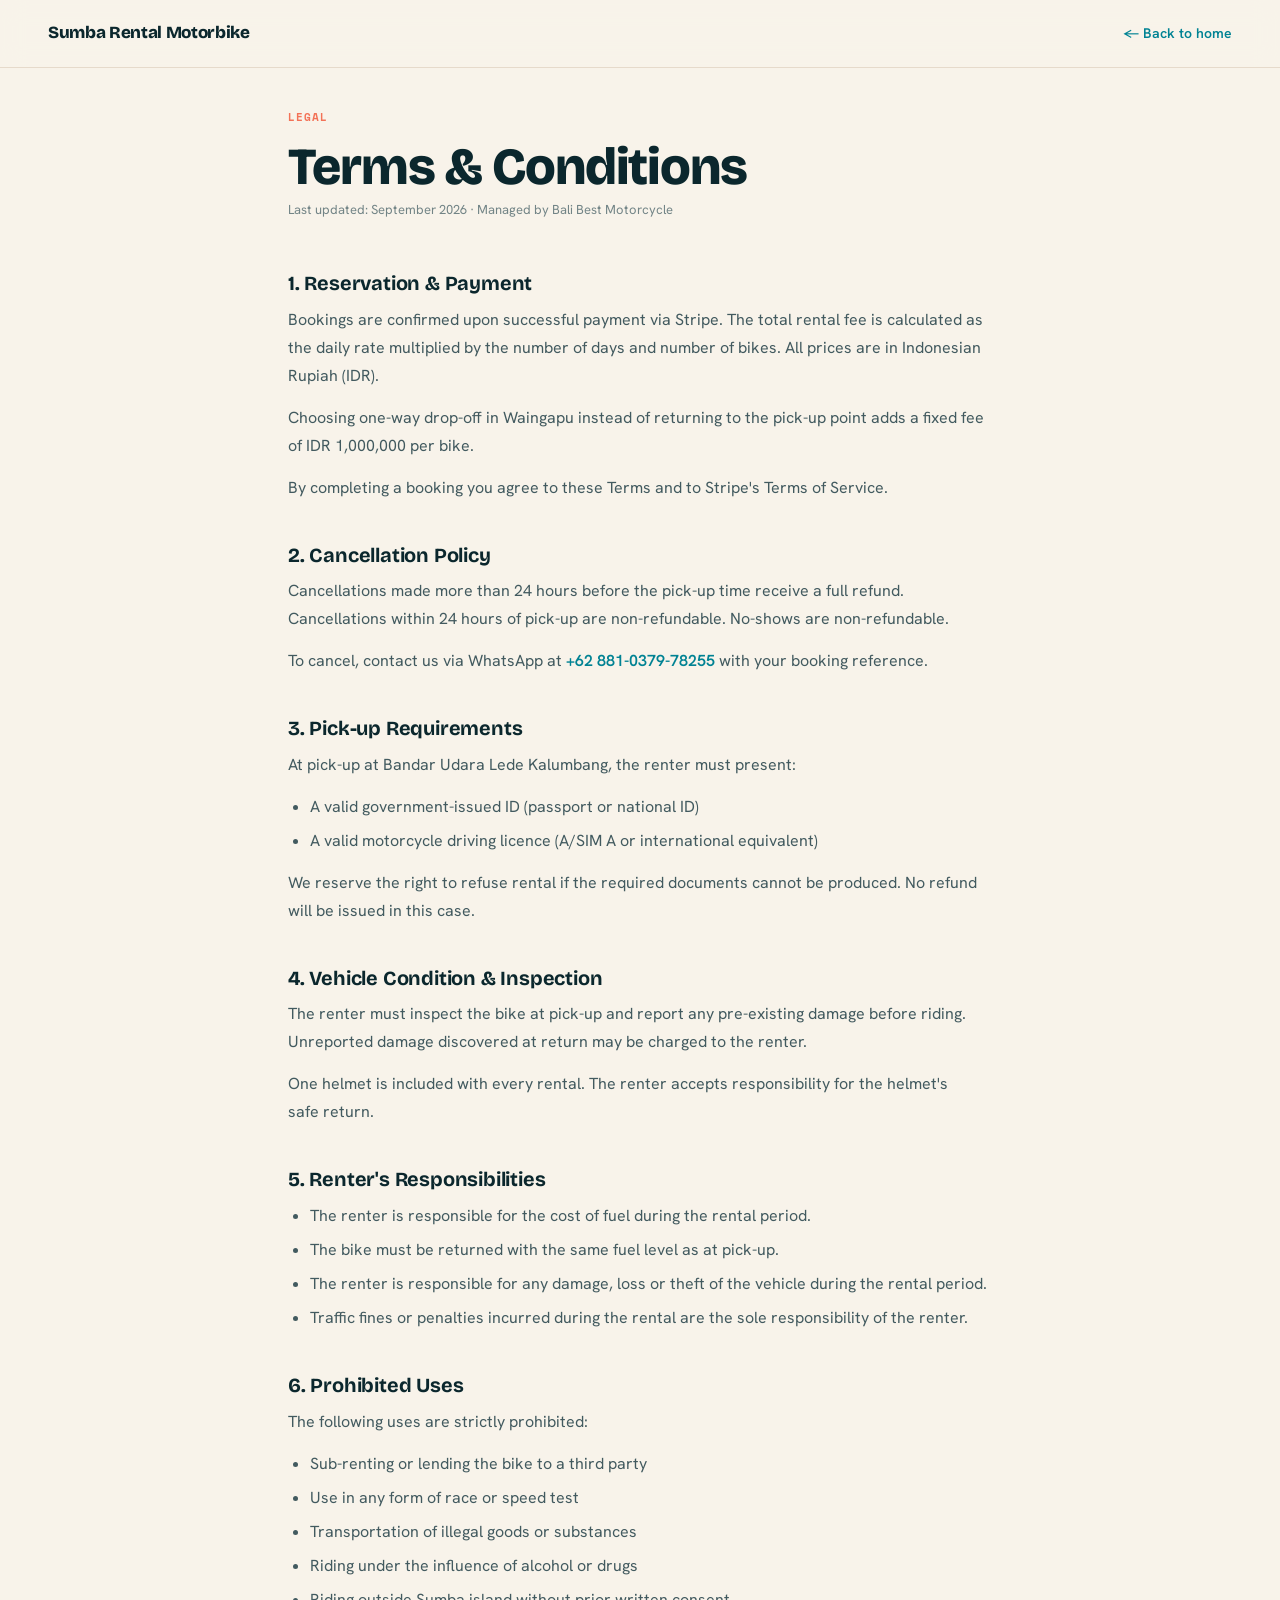
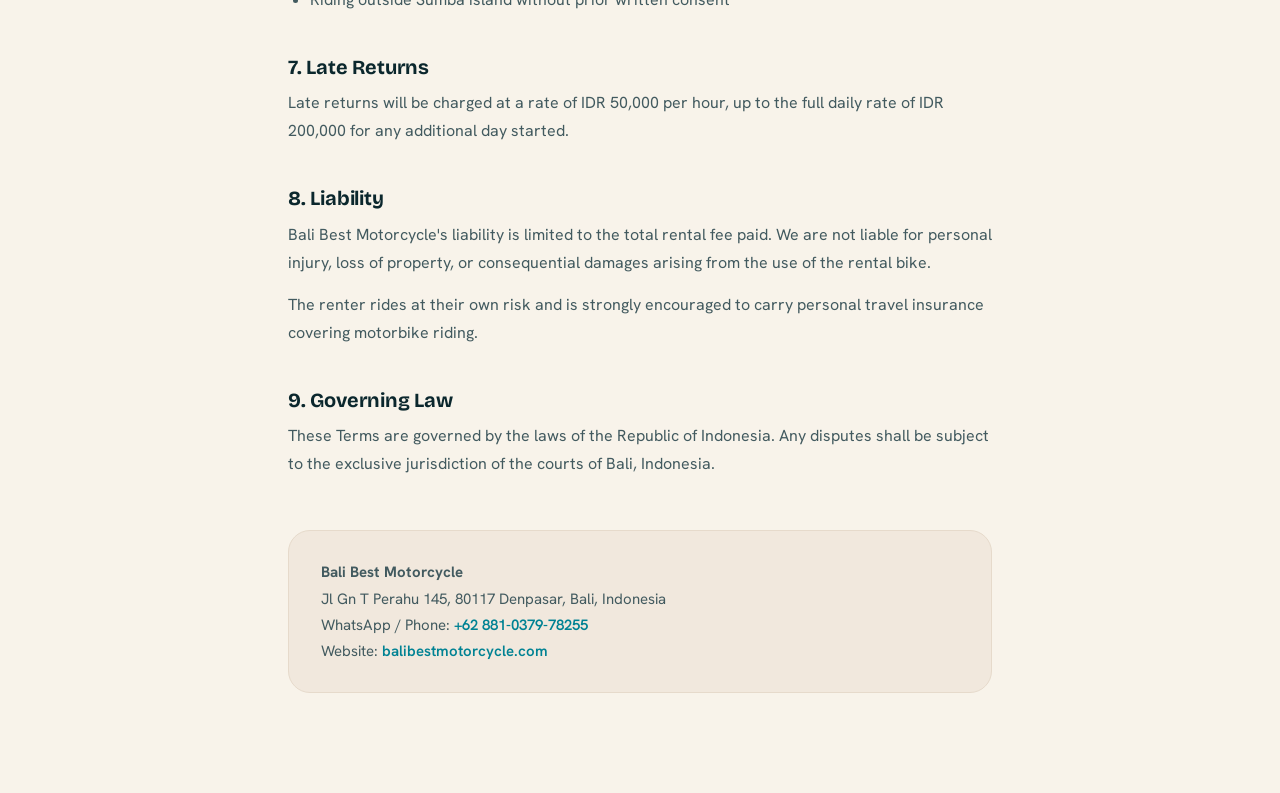
<file: terms.html>
<!DOCTYPE html>
<html lang="en">
<head>
<!-- Google tag (gtag.js) -->
<script async src="https://www.googletagmanager.com/gtag/js?id=AW-18215532149"></script>
<script>
  window.dataLayer = window.dataLayer || [];
  function gtag(){dataLayer.push(arguments);}
  gtag('js', new Date());
  gtag('config', 'AW-18215532149');
</script>
<meta charset="UTF-8" />
<meta name="viewport" content="width=device-width, initial-scale=1.0" />
<title>Terms & Conditions — Sumba Rental Motorbike</title>
<meta name="description" content="Terms and conditions for renting a motorbike with Sumba Rental Motorbike." />
<link rel="canonical" href="https://sumba.balibestmotorcycle.com/terms" />
<link rel="preconnect" href="https://fonts.googleapis.com" />
<link rel="preconnect" href="https://fonts.gstatic.com" crossorigin />
<link href="https://fonts.googleapis.com/css2?family=Bricolage+Grotesque:opsz,wght@12..96,700;12..96,800&family=Hanken+Grotesk:wght@400;500;600;700&display=swap" rel="stylesheet" />
<link rel="stylesheet" href="styles.css" />
<style>
  .legal-nav { position: fixed; top: 0; left: 0; right: 0; z-index: 50; height: 68px; display: flex; align-items: center; background: color-mix(in oklch, var(--sand) 92%, transparent); backdrop-filter: blur(12px); border-bottom: 1px solid var(--sand-3); }
  .legal-nav .wrap { display: flex; align-items: center; justify-content: space-between; }
  .legal-nav .brand { font-family: var(--font-display); font-weight: 800; font-size: 17px; letter-spacing: -0.02em; color: var(--ink); text-decoration: none; }
  .legal-nav .back { font-size: 14px; font-weight: 600; color: var(--ocean-deep); text-decoration: none; display: flex; align-items: center; gap: 6px; }
  .legal-body { max-width: 760px; margin: 0 auto; padding: 108px 28px 100px; }
  .legal-body .kicker { font-family: var(--font-mono); font-size: 11px; letter-spacing: 0.1em; text-transform: uppercase; color: var(--coral); font-weight: 700; }
  .legal-body h1 { font-family: var(--font-display); font-size: clamp(32px, 5vw, 52px); font-weight: 800; letter-spacing: -0.02em; margin: 12px 0 6px; color: var(--ink); line-height: 1; }
  .legal-body .updated { font-size: 13px; color: var(--ink-faint); margin-bottom: 52px; }
  .legal-body h2 { font-family: var(--font-display); font-size: 20px; font-weight: 700; color: var(--ink); margin: 44px 0 12px; letter-spacing: -0.01em; }
  .legal-body p { font-size: 16px; line-height: 1.75; color: var(--ink-soft); margin: 0 0 14px; }
  .legal-body ul { padding-left: 22px; margin: 0 0 14px; }
  .legal-body ul li { font-size: 16px; line-height: 1.75; color: var(--ink-soft); margin-bottom: 6px; }
  .legal-body .contact-box { margin-top: 52px; padding: 28px 32px; background: var(--sand-2); border-radius: var(--r-lg); border: 1px solid var(--sand-3); }
  .legal-body .contact-box p { margin: 0; font-size: 15px; }
  .legal-body .contact-box a { color: var(--ocean-deep); font-weight: 600; }
  @media (max-width: 560px) { .legal-body { padding: 96px 18px 80px; } }
</style>
</head>
<body>
<nav class="legal-nav">
  <div class="wrap">
    <a href="/" class="brand">Sumba Rental Motorbike</a>
    <a href="/" class="back">← Back to home</a>
  </div>
</nav>

<main class="legal-body">
  <p class="kicker">Legal</p>
  <h1>Terms &amp; Conditions</h1>
  <p class="updated">Last updated: September 2026 · Managed by Bali Best Motorcycle</p>

  <h2>1. Reservation & Payment</h2>
  <p>Bookings are confirmed upon successful payment via Stripe. The total rental fee is calculated as the daily rate multiplied by the number of days and number of bikes. All prices are in Indonesian Rupiah (IDR).</p>
  <p>Choosing one-way drop-off in Waingapu instead of returning to the pick-up point adds a fixed fee of IDR 1,000,000 per bike.</p>
  <p>By completing a booking you agree to these Terms and to Stripe's Terms of Service.</p>

  <h2>2. Cancellation Policy</h2>
  <p>Cancellations made more than 24 hours before the pick-up time receive a full refund. Cancellations within 24 hours of pick-up are non-refundable. No-shows are non-refundable.</p>
  <p>To cancel, contact us via WhatsApp at <a href="https://wa.me/62881037978255" style="color:var(--ocean-deep);font-weight:600;">+62 881-0379-78255</a> with your booking reference.</p>

  <h2>3. Pick-up Requirements</h2>
  <p>At pick-up at Bandar Udara Lede Kalumbang, the renter must present:</p>
  <ul>
    <li>A valid government-issued ID (passport or national ID)</li>
    <li>A valid motorcycle driving licence (A/SIM A or international equivalent)</li>
  </ul>
  <p>We reserve the right to refuse rental if the required documents cannot be produced. No refund will be issued in this case.</p>

  <h2>4. Vehicle Condition & Inspection</h2>
  <p>The renter must inspect the bike at pick-up and report any pre-existing damage before riding. Unreported damage discovered at return may be charged to the renter.</p>
  <p>One helmet is included with every rental. The renter accepts responsibility for the helmet's safe return.</p>

  <h2>5. Renter's Responsibilities</h2>
  <ul>
    <li>The renter is responsible for the cost of fuel during the rental period.</li>
    <li>The bike must be returned with the same fuel level as at pick-up.</li>
    <li>The renter is responsible for any damage, loss or theft of the vehicle during the rental period.</li>
    <li>Traffic fines or penalties incurred during the rental are the sole responsibility of the renter.</li>
  </ul>

  <h2>6. Prohibited Uses</h2>
  <p>The following uses are strictly prohibited:</p>
  <ul>
    <li>Sub-renting or lending the bike to a third party</li>
    <li>Use in any form of race or speed test</li>
    <li>Transportation of illegal goods or substances</li>
    <li>Riding under the influence of alcohol or drugs</li>
    <li>Riding outside Sumba island without prior written consent</li>
  </ul>

  <h2>7. Late Returns</h2>
  <p>Late returns will be charged at a rate of IDR 50,000 per hour, up to the full daily rate of IDR 200,000 for any additional day started.</p>

  <h2>8. Liability</h2>
  <p>Bali Best Motorcycle's liability is limited to the total rental fee paid. We are not liable for personal injury, loss of property, or consequential damages arising from the use of the rental bike.</p>
  <p>The renter rides at their own risk and is strongly encouraged to carry personal travel insurance covering motorbike riding.</p>

  <h2>9. Governing Law</h2>
  <p>These Terms are governed by the laws of the Republic of Indonesia. Any disputes shall be subject to the exclusive jurisdiction of the courts of Bali, Indonesia.</p>

  <div class="contact-box">
    <p><strong>Bali Best Motorcycle</strong><br />
    Jl Gn T Perahu 145, 80117 Denpasar, Bali, Indonesia<br />
    WhatsApp / Phone: <a href="https://wa.me/62881037978255">+62 881-0379-78255</a><br />
    Website: <a href="https://balibestmotorcycle.com" target="_blank" rel="noopener">balibestmotorcycle.com</a></p>
  </div>
</main>
</body>
</html>
</file>
<file: styles.css>
/* ============================================================
   BALI BEST MOTORCYCLE — Expedition Tropical design system
   ============================================================ */

@import url('https://fonts.googleapis.com/css2?family=Bricolage+Grotesque:opsz,wght@12..96,400;12..96,500;12..96,600;12..96,700;12..96,800&family=Hanken+Grotesk:ital,wght@0,400;0,500;0,600;0,700;1,400&family=Space+Mono:wght@400;700&display=swap');

:root {
  /* ---- Palette: Turquoise ocean + sand + coral (default tone) ---- */
  --sand:        oklch(0.965 0.013 78);   /* page bg, warm off-white  */
  --sand-2:      oklch(0.935 0.018 76);   /* cards on sand            */
  --sand-3:      oklch(0.895 0.024 74);   /* borders / dividers       */
  --shell:       oklch(0.995 0.005 80);   /* raised cards             */

  --ink:         oklch(0.255 0.035 215);  /* primary text (teal-ink)  */
  --ink-soft:    oklch(0.45 0.03 210);    /* secondary text           */
  --ink-faint:   oklch(0.60 0.022 205);   /* tertiary / captions      */

  --night:       oklch(0.255 0.045 200);  /* dark jungle sections     */
  --night-2:     oklch(0.215 0.045 202);  /* deeper                   */
  --night-3:     oklch(0.305 0.05 198);   /* raised card on night     */

  --ocean:       oklch(0.66 0.118 205);   /* turquoise                */
  --ocean-deep:  oklch(0.55 0.11 208);
  --ocean-bright:oklch(0.78 0.10 200);

  --coral:       oklch(0.70 0.165 33);    /* primary accent           */
  --coral-deep:  oklch(0.62 0.16 32);
  --sunset:      oklch(0.755 0.155 56);   /* secondary warm accent    */
  --sun:         oklch(0.855 0.135 92);   /* highlight / sun          */

  /* ---- Semantic ---- */
  --bg:          var(--sand);
  --surface:     var(--shell);
  --text:        var(--ink);
  --text-soft:   var(--ink-soft);
  --accent:      var(--coral);
  --accent-2:    var(--ocean);

  /* ---- Shape ---- */
  --r-sm: 8px;
  --r:    14px;
  --r-lg: 22px;
  --r-xl: 32px;
  --r-pill: 999px;
  --shape-scale: 1;            /* tweakable: 0 = sharp, 1 = round */

  /* ---- Type ---- */
  --font-display: 'Bricolage Grotesque', system-ui, sans-serif;
  --font-body: 'Hanken Grotesk', system-ui, sans-serif;
  --font-mono: 'Space Mono', ui-monospace, monospace;

  /* ---- Shadows ---- */
  --sh-sm: 0 1px 2px oklch(0.4 0.04 210 / 0.08), 0 2px 6px oklch(0.4 0.04 210 / 0.06);
  --sh:    0 4px 14px oklch(0.4 0.05 210 / 0.10), 0 12px 30px oklch(0.4 0.05 210 / 0.08);
  --sh-lg: 0 10px 30px oklch(0.35 0.05 210 / 0.14), 0 30px 60px oklch(0.35 0.05 210 / 0.12);
  --sh-coral: 0 10px 28px oklch(0.62 0.16 33 / 0.34);

  --maxw: 1240px;
}

* { box-sizing: border-box; }
html, body { margin: 0; padding: 0; }

body {
  font-family: var(--font-body);
  background: var(--bg);
  color: var(--text);
  -webkit-font-smoothing: antialiased;
  text-rendering: optimizeLegibility;
  line-height: 1.55;
  overflow-x: hidden;
}

h1, h2, h3, h4, .display {
  font-family: var(--font-display);
  font-weight: 700;
  line-height: 0.98;
  letter-spacing: -0.02em;
  margin: 0;
  color: var(--text);
  text-wrap: balance;
}

p { margin: 0; text-wrap: pretty; }

.mono {
  font-family: var(--font-mono);
  font-size: 0.72em;
  letter-spacing: 0.04em;
  text-transform: uppercase;
}

button { font-family: inherit; cursor: pointer; border: none; background: none; }
input, select, textarea { font-family: inherit; }
a { color: inherit; text-decoration: none; }

::selection { background: var(--coral); color: white; }

/* ---- Grain / atmosphere ---- */
.grain::after {
  content: "";
  position: absolute;
  inset: 0;
  pointer-events: none;
  opacity: 0.5;
  mix-blend-mode: soft-light;
  background-image: url("data:image/svg+xml,%3Csvg xmlns='http://www.w3.org/2000/svg' width='160' height='160'%3E%3Cfilter id='n'%3E%3CfeTurbulence type='fractalNoise' baseFrequency='0.9' numOctaves='3' stitchTiles='stitch'/%3E%3C/filter%3E%3Crect width='100%25' height='100%25' filter='url(%23n)'/%3E%3C/svg%3E");
}

/* ---- Layout helpers ---- */
.wrap { width: 100%; max-width: var(--maxw); margin: 0 auto; padding: 0 28px; }

/* ---- Buttons ---- */
.btn {
  display: inline-flex; align-items: center; justify-content: center; gap: 10px;
  font-family: var(--font-body); font-weight: 700; font-size: 16px;
  padding: 15px 26px;
  border-radius: calc(var(--r-pill) * var(--shape-scale) + 4px * (1 - var(--shape-scale)));
  transition: transform .18s cubic-bezier(.2,.9,.3,1.2), box-shadow .25s ease, background .2s ease, color .2s;
  white-space: nowrap;
}
.btn:active { transform: translateY(1px) scale(0.99); }
.btn-primary {
  background: var(--coral); color: white;
  box-shadow: var(--sh-coral);
}
.btn-primary:hover { background: var(--coral-deep); transform: translateY(-2px); box-shadow: 0 16px 36px oklch(0.62 0.16 33 / 0.42); }
.btn-ghost {
  background: transparent; color: var(--text);
  box-shadow: inset 0 0 0 1.5px color-mix(in oklch, var(--ink) 22%, transparent);
}
.btn-ghost:hover { box-shadow: inset 0 0 0 1.5px var(--ink); transform: translateY(-2px); }
.btn-dark { background: var(--ink); color: var(--sand); }
.btn-dark:hover { transform: translateY(-2px); box-shadow: var(--sh); }
.btn-lg { padding: 18px 34px; font-size: 18px; }
.btn-block { width: 100%; }

/* ---- Cards ---- */
.card {
  background: var(--surface);
  border-radius: calc(var(--r-lg) * var(--shape-scale) + 6px * (1 - var(--shape-scale)));
  box-shadow: var(--sh);
}

/* ---- Pills / tags ---- */
.pill {
  display: inline-flex; align-items: center; gap: 7px;
  font-family: var(--font-body); font-weight: 700; font-size: 12.5px;
  letter-spacing: 0.02em;
  padding: 6px 13px; border-radius: var(--r-pill);
}

/* ---- Striped image placeholder ---- */
.ph {
  position: relative; overflow: hidden;
  background:
    repeating-linear-gradient(135deg,
      color-mix(in oklch, var(--ocean) 16%, transparent) 0 2px,
      transparent 2px 11px),
    linear-gradient(160deg, color-mix(in oklch, var(--ocean-bright) 28%, var(--sand)), color-mix(in oklch, var(--sun) 22%, var(--sand)));
  display: flex; align-items: center; justify-content: center;
}
.ph-label {
  font-family: var(--font-mono); font-size: 11px; letter-spacing: 0.08em;
  text-transform: uppercase; color: var(--ink-soft);
  background: color-mix(in oklch, var(--sand) 80%, transparent);
  padding: 5px 10px; border-radius: 6px; backdrop-filter: blur(3px);
}

/* ---- Animations ---- */
@keyframes floaty { 0%,100% { transform: translateY(0); } 50% { transform: translateY(-9px); } }
@keyframes spin-slow { to { transform: rotate(360deg); } }
@keyframes rise {
  from { opacity: 0; transform: translateY(22px); }
  to   { opacity: 1; transform: translateY(0); }
}
@keyframes pop {
  0% { opacity: 0; transform: scale(0.9); }
  100% { opacity: 1; transform: scale(1); }
}
@keyframes draw-wave { from { stroke-dashoffset: 1200; } to { stroke-dashoffset: 0; } }
@keyframes shimmer { to { background-position: 200% 0; } }

.rise { animation: rise .7s cubic-bezier(.2,.7,.3,1) both; }

/* ---- Scrollbar ---- */
::-webkit-scrollbar { width: 12px; height: 12px; }
::-webkit-scrollbar-thumb { background: color-mix(in oklch, var(--ocean) 40%, var(--sand-3)); border-radius: 99px; border: 3px solid var(--sand); }

/* ---- Focus ---- */
:focus-visible { outline: 3px solid color-mix(in oklch, var(--ocean) 70%, transparent); outline-offset: 2px; }

.no-scroll { overflow: hidden; }

/* ---- Checkout: barra de pago anclada (solo mobile, ver media query 760px) ---- */
.mobile-pay-bar { display: none; }

/* ---- Responsive ---- */
@media (max-width: 980px) {
  .hero-grid { grid-template-columns: 1fr !important; }
  .hero-grid > div:last-child { max-width: 460px; }
  .booking-grid { grid-template-columns: 1fr !important; }
  .booking-summary { position: static !important; }
}
@media (max-width: 760px) {
  .nav-links { display: none !important; }
  .step-label { display: none !important; }
  .two-col { grid-template-columns: 1fr !important; }
  /* Hero: centrar badges de reseñas cuando el hero es de una columna */
  .hero-pills { justify-content: center !important; }
  /* Checkout: la barra de acciones inline se sustituye por la anclada abajo (.mobile-pay-bar) */
  .bk-actions { display: none !important; }
  .mobile-pay-bar {
    display: flex;
    position: fixed;
    left: 0; right: 0; bottom: 0;
    z-index: 40;
    gap: 10px;
    align-items: center;
    padding: 12px 18px calc(12px + env(safe-area-inset-bottom, 0px));
    background: color-mix(in oklch, var(--sand) 96%, transparent);
    backdrop-filter: blur(12px);
    border-top: 1px solid var(--sand-3);
  }
  .mobile-pay-bar .btn-ghost { flex: 0 0 auto; padding: 0 16px; }
  .mobile-pay-bar .btn-primary { flex: 1; }
  /* Total en vivo, siempre visible en la barra anclada (paso 1 Y paso 2) */
  .mobile-pay-bar-total { display: flex; flex-direction: column; flex: 0 0 auto; line-height: 1.15; }
  .mobile-pay-bar-total span { font-family: var(--font-mono); font-size: 10.5px; letter-spacing: 0.06em; text-transform: uppercase; font-weight: 700; color: var(--ink-soft); }
  .mobile-pay-bar-total strong { font-family: var(--font-display); font-size: 22px; font-weight: 800; color: var(--coral); white-space: nowrap; }
  .booking-grid { padding-bottom: 104px !important; }
  /* WhatsApp flotante: se levanta para no tapar la barra de pago anclada */
  .wa-float.wa-float--lifted { bottom: calc(84px + env(safe-area-inset-bottom, 0px)); }
  /* Scroll-to-top: se levanta junto con WhatsApp para no solaparse con él */
  .scroll-top-btn.scroll-top-btn--lifted { bottom: calc(150px + env(safe-area-inset-bottom, 0px)) !important; }
}
@media (max-width: 560px) {
  .wrap { padding: 0 18px; }
  /* Checkout: padding y gap ajustados para pantallas pequeñas */
  .booking-grid { padding: 24px 18px 104px !important; gap: 20px !important; }
}
@media (max-width: 420px) {
  /* Checkout: pickup/return date siguen en la misma fila incluso en pantallas muy estrechas */
  .dates-row { gap: 8px !important; }
  .dates-row input[type="date"] { padding: 12px 8px !important; font-size: 13.5px !important; }
}

/* ---- Mobile hamburger ---- */
.mob-menu-btn { display: none !important; }
.nav-lang     { display: inline-flex; }   /* shown by default */
@media (max-width: 760px) {
  .mob-menu-btn { display: grid !important; }
  .nav-lang     { display: none !important; }  /* lang switch → drawer on mobile */
}

/* ---- QuickSearch mobile ---- */
@media (max-width: 560px) {
  .qs-div { display: none !important; }
  .qs-btn { width: calc(100% - 8px) !important; flex-shrink: 0 !important; }
}

/* ---- Scroll-to-top (mobile only) ---- */
.scroll-top-btn { display: none !important; }
@media (max-width: 760px) {
  .scroll-top-btn { display: grid !important; }
}

/* ---- Floating WhatsApp button ---- */
.wa-float {
  position: fixed; bottom: 24px; right: 24px; z-index: 90;
  display: flex; flex-direction: column; align-items: flex-end; gap: 8px;
}
.wa-pill {
  background: var(--night); color: var(--sand);
  font-family: var(--font-body); font-size: 12.5px; font-weight: 600;
  padding: 7px 14px; border-radius: 999px;
  white-space: nowrap; letter-spacing: 0.02em;
  box-shadow: 0 4px 16px oklch(0.25 0.04 210 / 0.22);
}
.wa-float-btn {
  width: 54px; height: 54px; background: #25D366; border-radius: 50%;
  display: flex; align-items: center; justify-content: center;
  text-decoration: none;
  box-shadow: 0 4px 20px rgba(37,211,102,0.45), 0 2px 6px rgba(0,0,0,0.12);
  transition: transform .2s cubic-bezier(.2,.8,.3,1), box-shadow .2s;
}
.wa-float-btn:hover  { transform: scale(1.06); box-shadow: 0 6px 28px rgba(37,211,102,0.55); }
.wa-float-btn:active { transform: scale(0.93); }
.wa-float-btn svg    { display: block; }

/* ---- Airport CTA — prevent overflow on narrow screens ---- */
@media (max-width: 480px) {
  .airport-cta { padding: 14px 20px !important; font-size: 15px !important; white-space: normal !important; }
}
</file>
